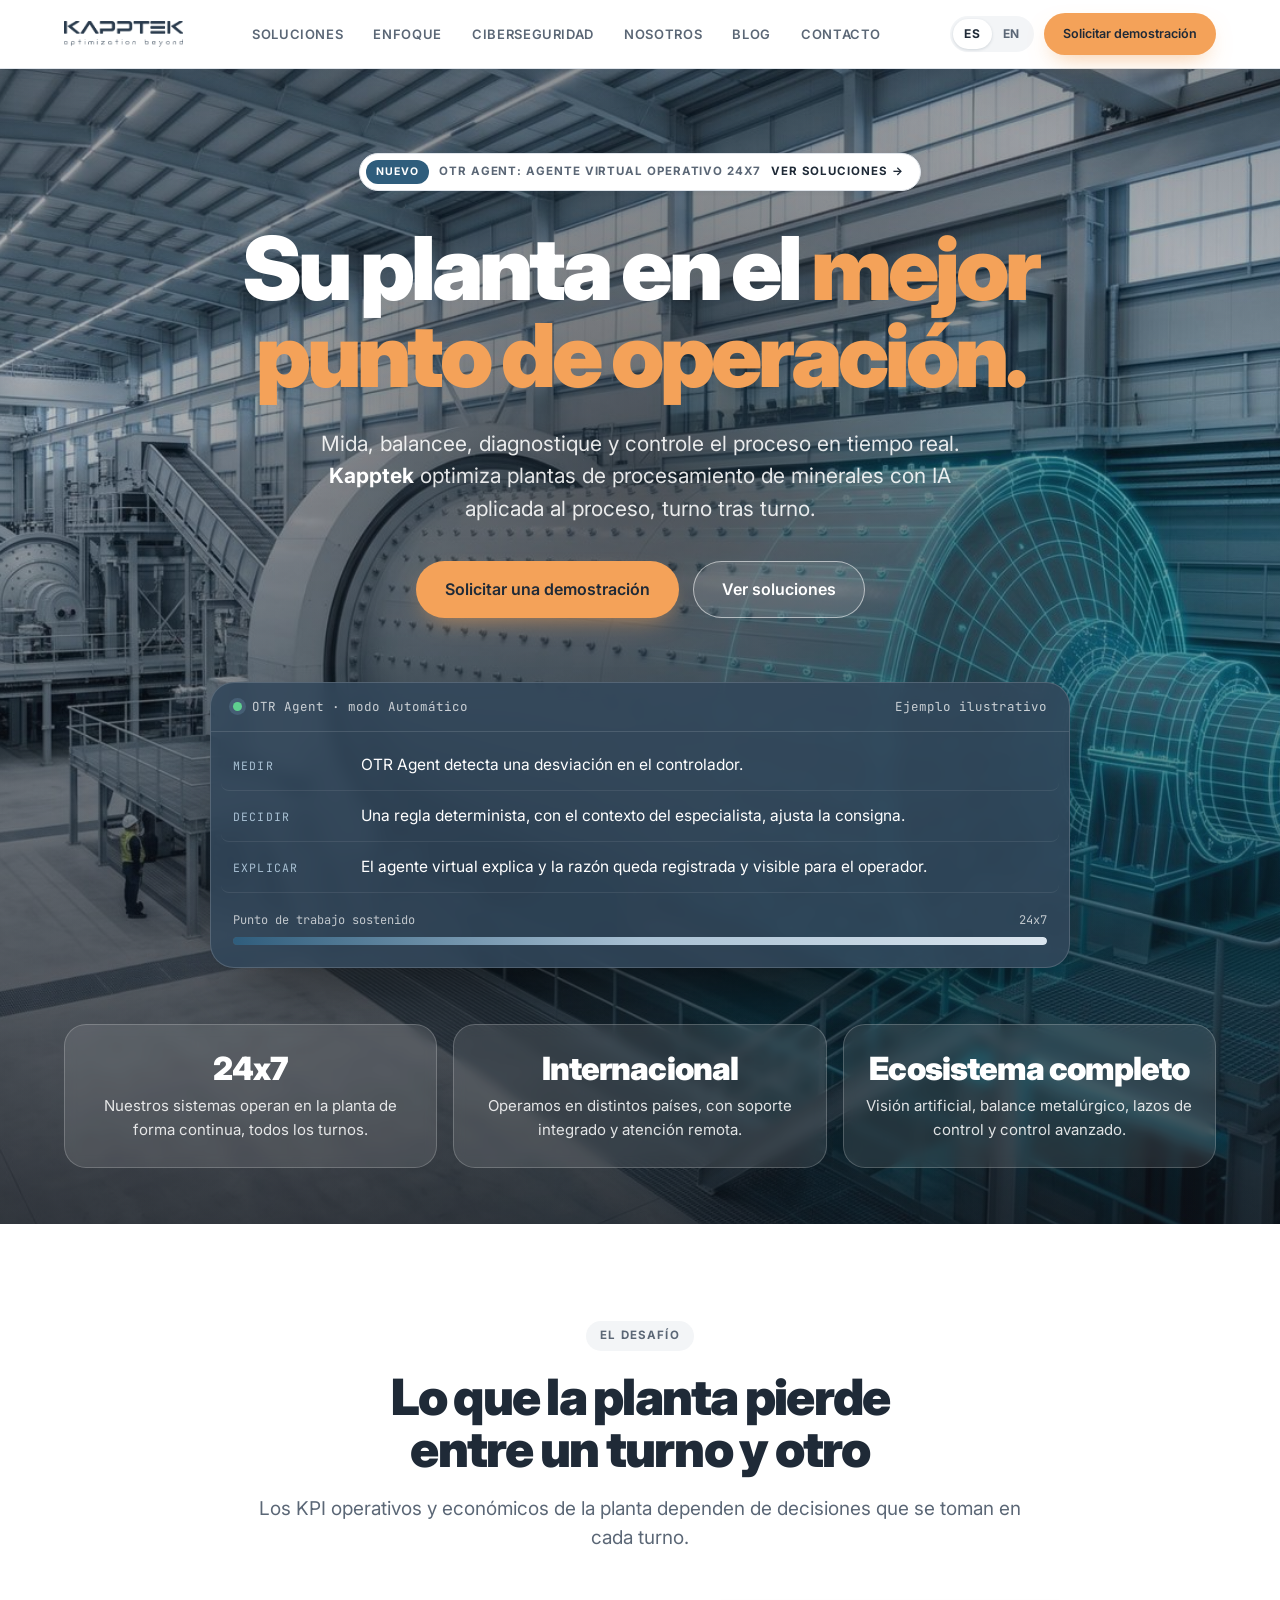
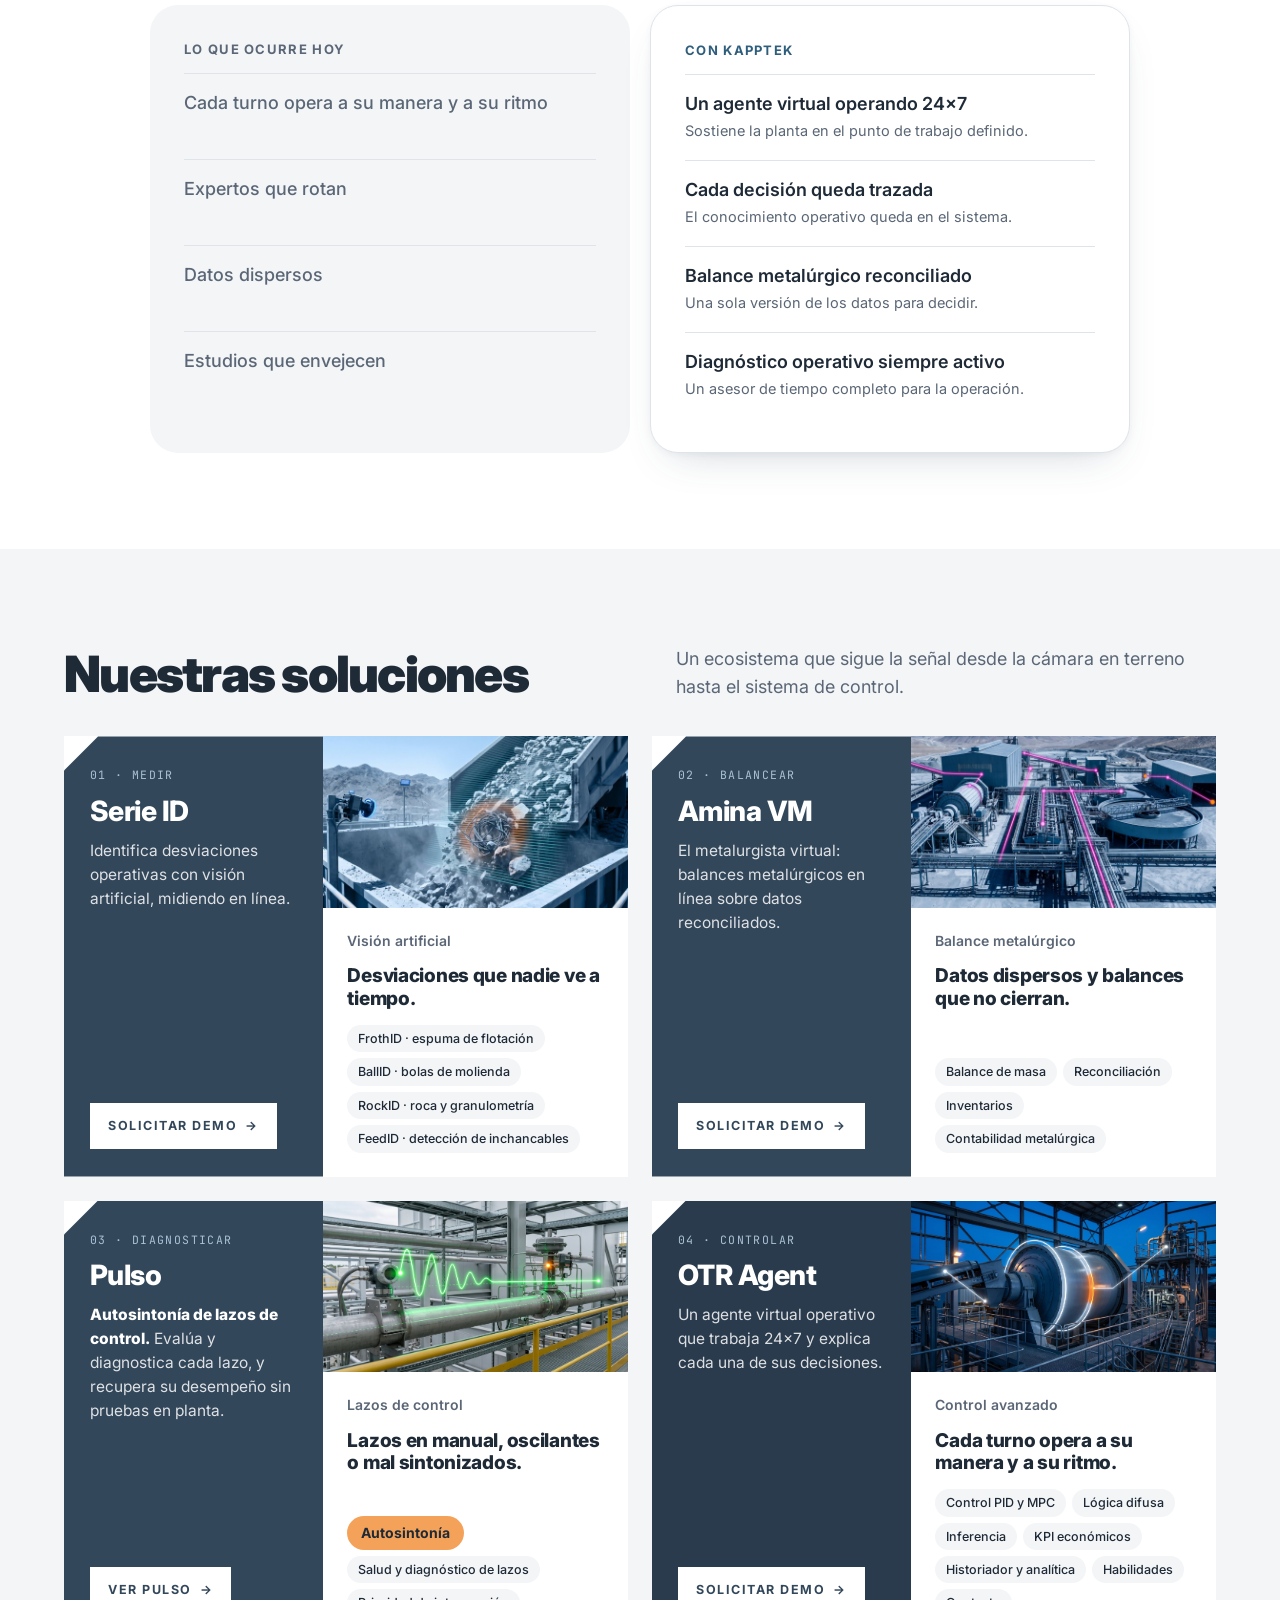
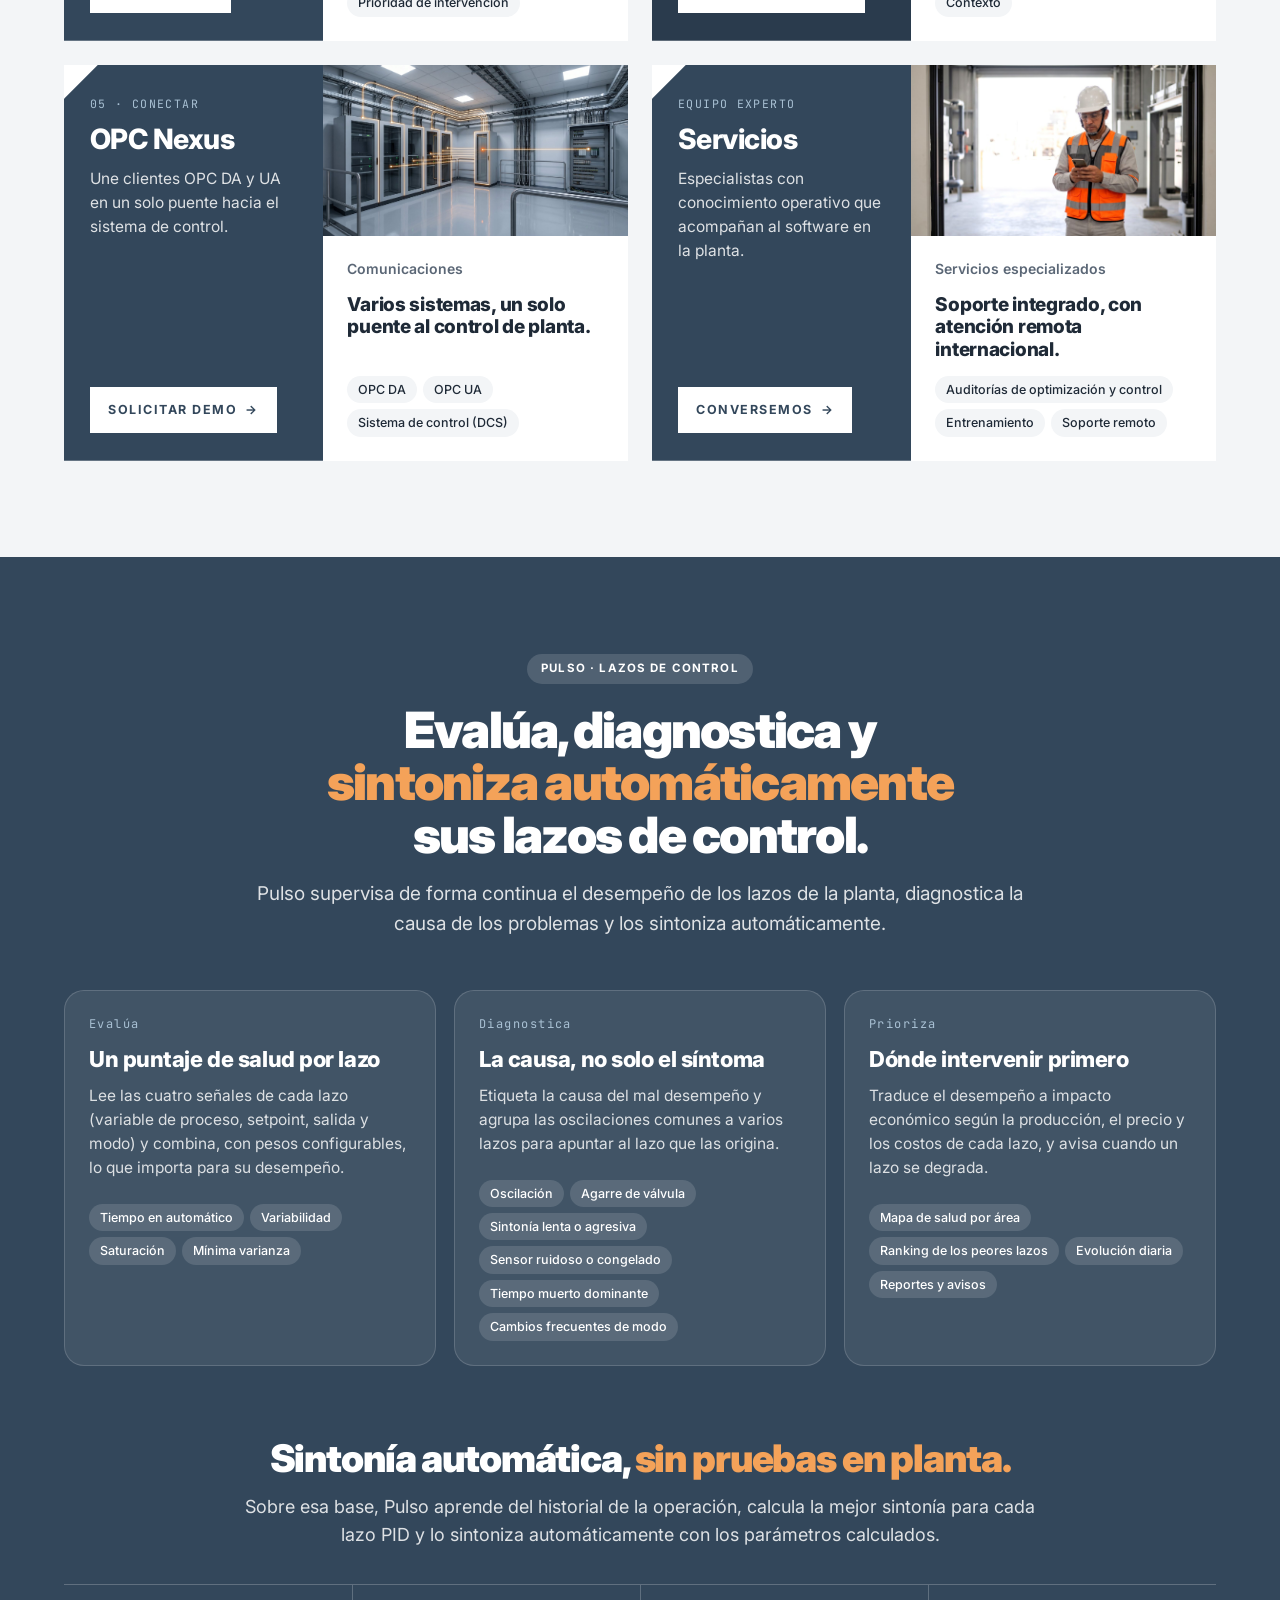
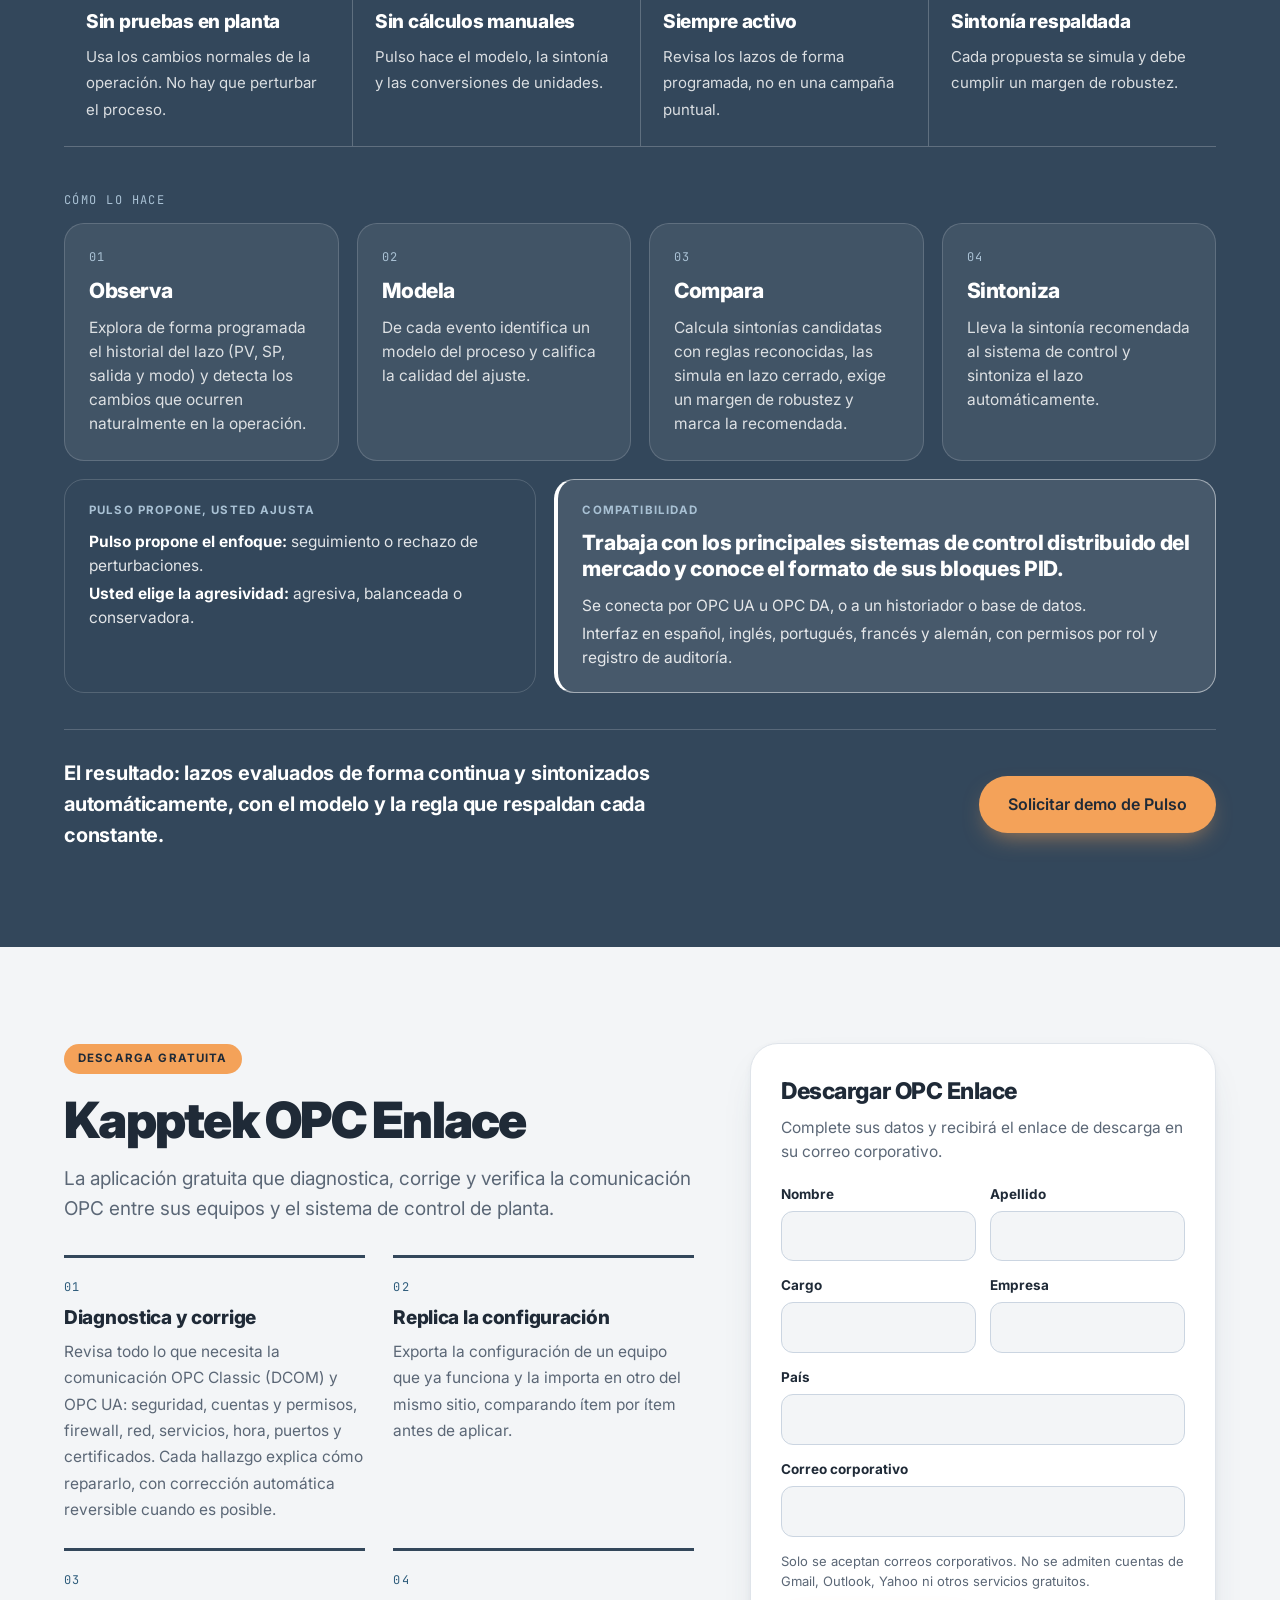
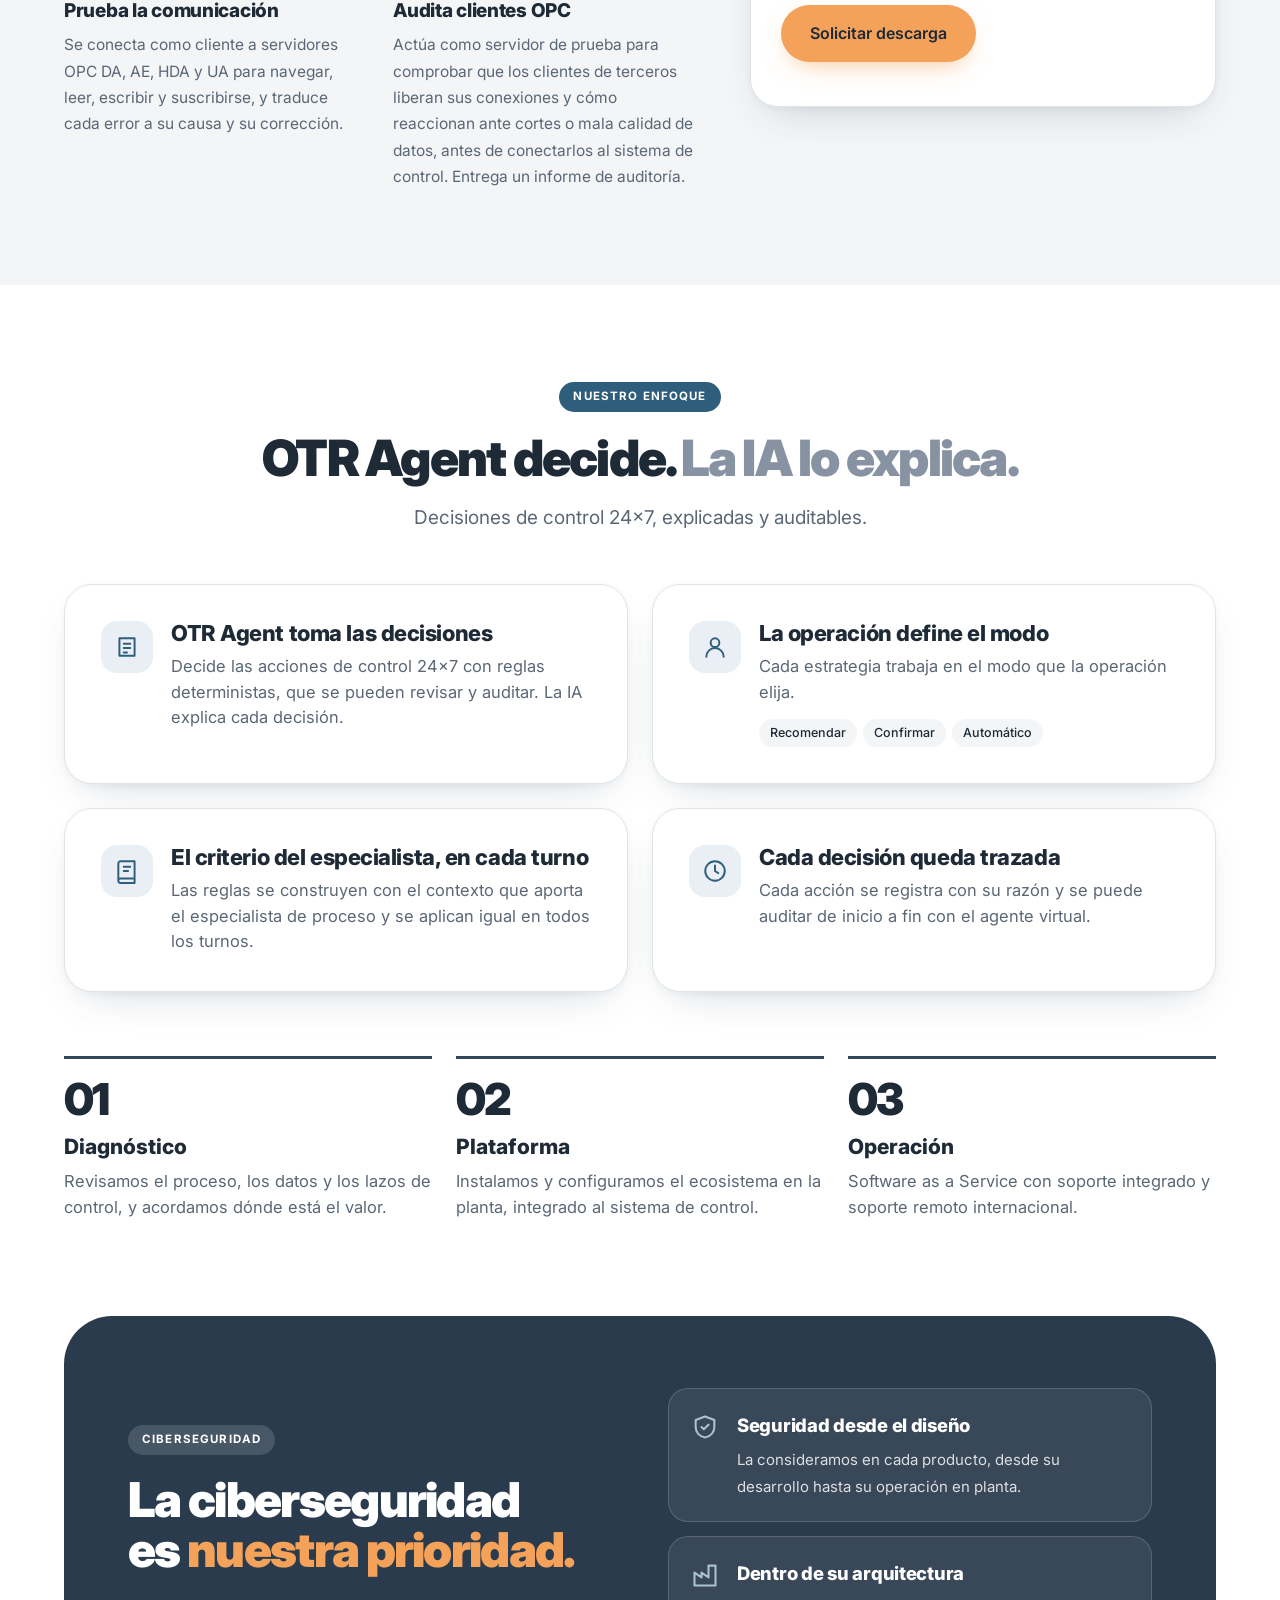
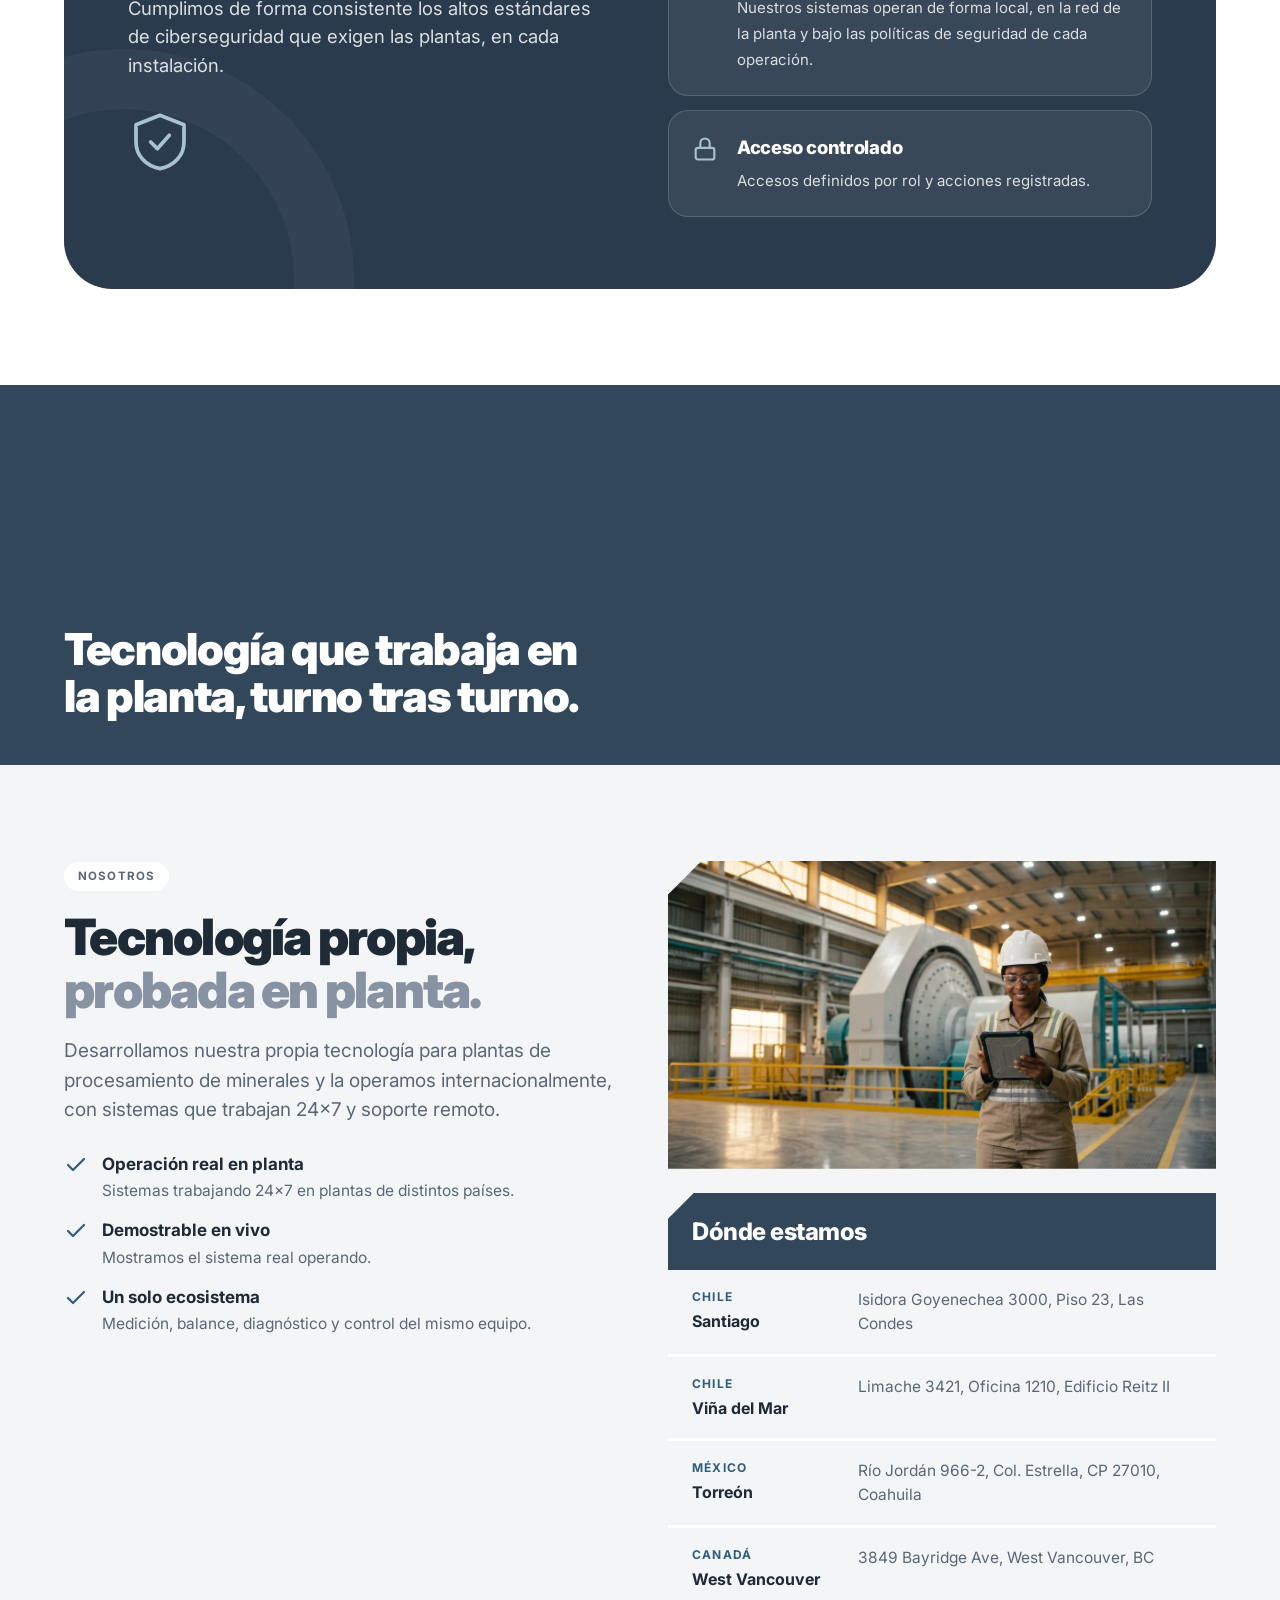
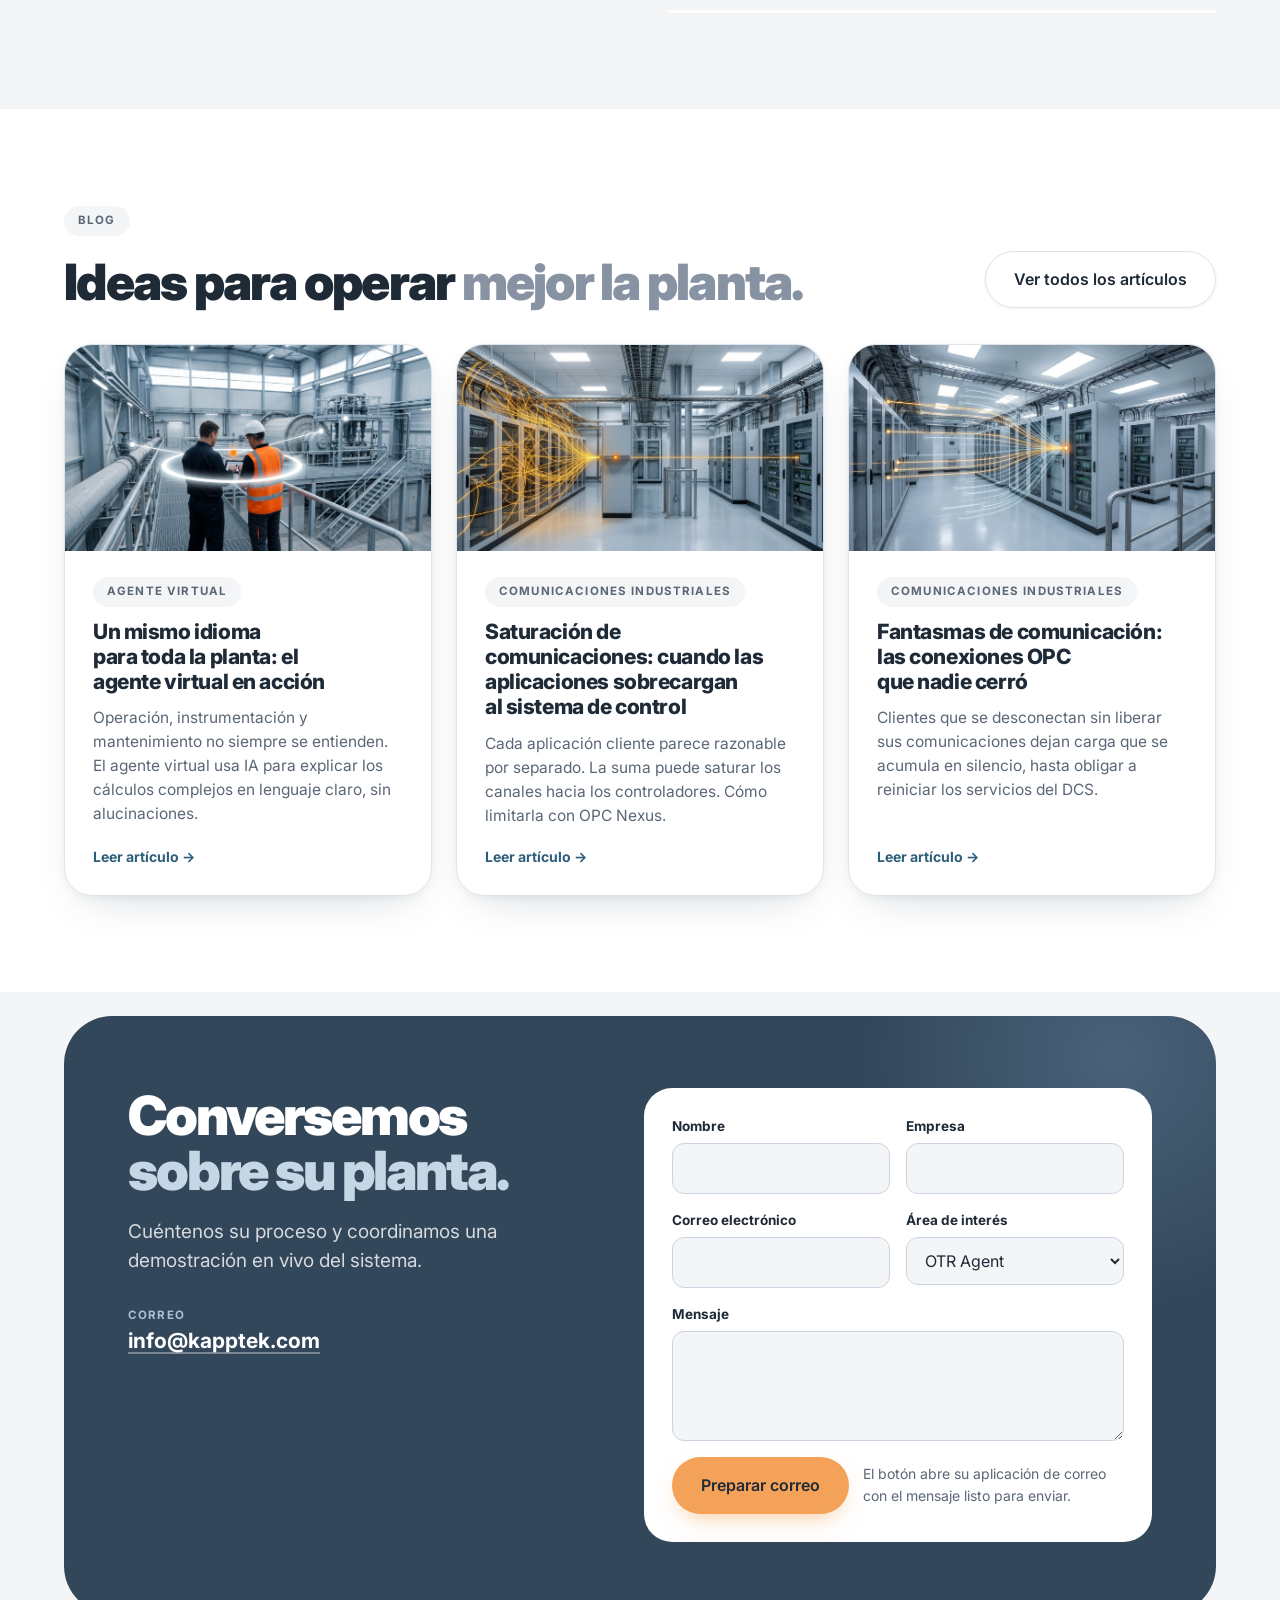
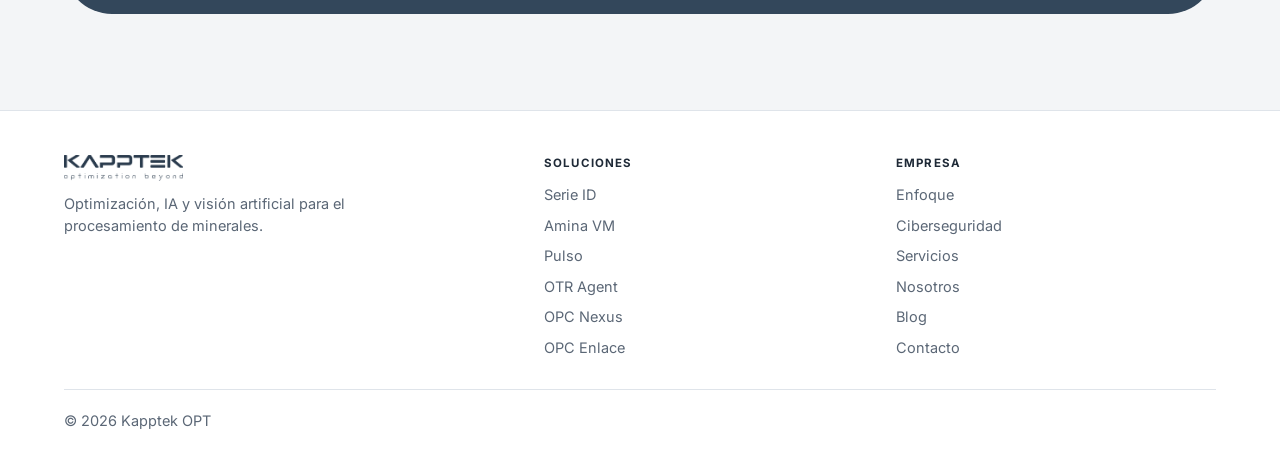
<file: index.html>
<!DOCTYPE html>
<html lang="es">
<head>
<meta charset="utf-8">
<meta name="viewport" content="width=device-width, initial-scale=1">
<title>Kapptek | IA aplicada a la optimización de procesos mineros</title>
<meta name="description" content="Kapptek optimiza plantas de procesamiento de minerales con IA aplicada al proceso: visión artificial, balance metalúrgico, lazos de control y control avanzado operando 24x7.">
<link rel="icon" href="favicon.ico" sizes="any">
<link rel="icon" type="image/png" sizes="32x32" href="img/favicon-32.png">
<link rel="apple-touch-icon" href="img/apple-touch-icon.png">
<link rel="preconnect" href="https://fonts.googleapis.com">
<link rel="preconnect" href="https://fonts.gstatic.com" crossorigin>
<link href="https://fonts.googleapis.com/css2?family=Inter:wght@400;500;600;700;800;900&family=JetBrains+Mono:wght@400;500;700&display=swap" rel="stylesheet">
<style>
/* Layout idea: white, centered landing with very heavy headlines, pill badges and soft
   rounded cards; the product range sits in square, dark "business line" blocks with a
   cut corner and an action button, closing on a dark rounded contact block. */
:root {
  color-scheme: light;
  --navy: #33475b;
  --teal: #2f5d7c;
  --teal-bright: #2f5d7c;
  --seafoam: #a9c1d4;
  --orange: #f4a259;
  --cta-hover: #ee8f3c;
  --cta-ink: #1f2a37;
  --cta-rgb: 244, 162, 89;
  --accent-rgb: 120, 156, 186;
  --accent-hi-a: #c5d6e4;
  --accent-hi-b: #dbe6ef;
  --accent-pale: #dbe6ef;
  --dark-rgb: 51, 71, 91;
  --dark-deep: #2a3b4d;
  --orange-ink: #2f5d7c;
  --paper: #ffffff;
  --mist: #f3f5f7;
  --line: #dfe4ea;
  --ink: #1f2a37;
  --slate: #5b6776;
  --font-body: "Inter", "Segoe UI", system-ui, -apple-system, Arial, sans-serif;
  --font-mono: "JetBrains Mono", ui-monospace, Consolas, monospace;
  --wrap: 1200px;
  --card-radius: 28px;
  --shadow: 0 18px 44px -22px rgba(var(--dark-rgb), 0.28), 0 2px 6px rgba(var(--dark-rgb), 0.05);
}
*, *::before, *::after { box-sizing: border-box; }
html { scroll-behavior: smooth; scroll-padding-top: 84px; }
body { margin: 0; background: var(--paper); color: var(--ink); font-family: var(--font-body); font-size: 17px; line-height: 1.55; -webkit-font-smoothing: antialiased; }
svg { max-width: 100%; }
a { color: inherit; }
h1, h2, h3 { margin: 0; text-wrap: balance; }
p { margin: 0; }
:focus-visible { outline: 3px solid var(--orange); outline-offset: 3px; }
.wrap { width: 100%; max-width: var(--wrap); margin: 0 auto; padding: 0 24px; }
.grad { background: linear-gradient(90deg, var(--teal-bright), var(--seafoam)); -webkit-background-clip: text; background-clip: text; color: transparent; }

/* Header */
.site-header { position: sticky; top: 0; z-index: 30; background: rgba(255,255,255,0.92); backdrop-filter: blur(10px); border-bottom: 1px solid var(--line); }
.header-row { display: flex; align-items: center; gap: 20px; min-height: 68px; }
.brand { display: flex; align-items: center; gap: 10px; text-decoration: none; font-weight: 800; font-size: 19px; letter-spacing: -0.01em; }
.brand-logo { display: block; height: 26px; width: auto; }
.nav { display: flex; gap: 30px; margin: 0 auto; }
.nav a { text-decoration: none; font-size: 13px; font-weight: 600; letter-spacing: 0.05em; text-transform: uppercase; color: var(--slate); padding: 8px 0; }
.nav a:hover { color: var(--ink); }
.header-tools { display: flex; align-items: center; gap: 10px; }
.lang { display: flex; background: var(--mist); border-radius: 999px; padding: 3px; }
.lang button { font: inherit; font-size: 12px; font-weight: 700; letter-spacing: 0.06em; background: transparent; color: var(--slate); border: 0; border-radius: 999px; padding: 6px 11px; cursor: pointer; }
.lang button[aria-pressed="true"] { background: var(--paper); color: var(--ink); box-shadow: 0 1px 3px rgba(var(--dark-rgb),0.18); }
.pill { display: inline-flex; align-items: center; justify-content: center; gap: 8px; font: inherit; font-weight: 600; text-decoration: none; border-radius: 999px; border: 1.5px solid transparent; cursor: pointer; padding: 15px 28px; font-size: 16px; }
.pill-orange { background: var(--orange); color: var(--cta-ink); }
.pill-orange:hover { background: var(--cta-hover); }
.pill-dark { background: var(--navy); color: #fff; }
.pill-dark:hover { background: #1e293b; }
.pill-light { background: var(--paper); color: var(--ink); border-color: var(--line); box-shadow: 0 1px 3px rgba(var(--dark-rgb),0.08); }
.pill-light:hover { border-color: #94a3b8; }
.pill-small { padding: 10px 18px; font-size: 12.5px; }
.menu-toggle { display: none; font: inherit; font-size: 13px; font-weight: 600; background: var(--mist); color: var(--ink); border: 0; border-radius: 999px; padding: 9px 14px; cursor: pointer; }

/* Hero */
.hero { position: relative; overflow: hidden; padding: 84px 0 56px; text-align: center; color: #fff; background: var(--navy); }
.hero::before { content: ""; position: absolute; inset: -4%; background: url("img/hero.jpg") 82% center / cover no-repeat; transform-origin: 70% 55%; }
.hero::after { content: ""; position: absolute; inset: 0; background: radial-gradient(ellipse 62% 46% at 50% 34%, rgba(14,18,24,0.66), rgba(14,18,24,0.2) 78%), linear-gradient(180deg, rgba(14,18,24,0.3) 0%, rgba(14,18,24,0.05) 30%, rgba(14,18,24,0.72) 100%); }
.hero > .wrap { position: relative; z-index: 2; }
.hero-alt { position: absolute; inset: -4%; background: url("img/hero-2.jpg") 12% center / cover no-repeat; opacity: 0; transform-origin: 25% 45%; }
.hero .grad { background-image: linear-gradient(90deg, var(--accent-hi-a), var(--accent-hi-b), var(--accent-pale), var(--accent-hi-a)); -webkit-background-clip: text; background-clip: text; }
.hero .pill-light { background: rgba(255,255,255,0.1); color: #fff; border-color: rgba(255,255,255,0.55); box-shadow: none; }
.hero .pill-light:hover { background: rgba(255,255,255,0.2); border-color: #fff; }
.announce { display: inline-flex; align-items: center; gap: 10px; flex-wrap: wrap; justify-content: center; background: var(--paper); border: 1px solid var(--line); border-radius: 999px; padding: 6px 16px 6px 6px; font-size: 11.5px; font-weight: 700; letter-spacing: 0.08em; text-transform: uppercase; color: var(--slate); text-decoration: none; box-shadow: 0 1px 4px rgba(var(--dark-rgb),0.08); }
.announce b { background: var(--orange); color: var(--cta-ink); border-radius: 999px; padding: 4px 10px; font-size: 10.5px; }
.announce i { font-style: normal; color: var(--ink); }
.hero h1 { font-size: clamp(42px, 7.4vw, 88px); font-weight: 900; letter-spacing: -0.045em; line-height: 0.98; margin: 34px auto 0; max-width: 12.5em; }
.hero-lead { font-size: clamp(18px, 2vw, 21px); color: rgba(255,255,255,0.88); max-width: 33em; margin: 30px auto 0; }
.hero-lead b { color: #fff; font-weight: 700; }
.hero-actions { display: flex; flex-wrap: wrap; gap: 14px; justify-content: center; margin-top: 36px; }
.console { text-align: left; max-width: 860px; margin: 64px auto 0; background: rgba(var(--dark-rgb),0.86); backdrop-filter: blur(8px); border: 1px solid rgba(255,255,255,0.16); color: #fff; border-radius: 24px; padding: 0 0 22px; box-shadow: 0 40px 80px -40px rgba(0,0,0,0.7); overflow: hidden; }
.console-bar { display: flex; align-items: center; gap: 10px; padding: 14px 22px; border-bottom: 1px solid rgba(255,255,255,0.12); font-family: var(--font-mono); font-size: 12.5px; color: rgba(255,255,255,0.75); }
.console-bar .live { width: 9px; height: 9px; border-radius: 50%; background: var(--seafoam); box-shadow: 0 0 0 4px rgba(var(--accent-rgb),0.25); }
.console-bar span:last-child { margin-left: auto; }
.console-rows { display: grid; gap: 0; padding: 8px 10px 0; }
.console-row { display: grid; grid-template-columns: 112px 1fr; gap: 16px; align-items: baseline; padding: 13px 12px; border-radius: 8px; border-bottom: 1px solid rgba(255,255,255,0.08); font-size: 15.5px; }
.console-row em { font-style: normal; font-family: var(--font-mono); font-size: 11.5px; letter-spacing: 0.1em; text-transform: uppercase; color: var(--seafoam); }
.console-progress { margin: 18px 22px 0; }
.console-progress div:first-child { display: flex; justify-content: space-between; font-family: var(--font-mono); font-size: 12px; color: rgba(255,255,255,0.7); margin-bottom: 8px; }
.bar { height: 8px; border-radius: 999px; background: rgba(255,255,255,0.12); overflow: hidden; }
.bar span { display: block; height: 100%; width: 100%; border-radius: 999px; background-image: linear-gradient(90deg, var(--teal-bright), var(--seafoam), var(--accent-pale), var(--seafoam), var(--teal-bright)); }

.stats { display: grid; grid-template-columns: repeat(3, 1fr); gap: 16px; margin-top: 56px; }
.stat { background: rgba(255,255,255,0.1); border: 1px solid rgba(255,255,255,0.2); backdrop-filter: blur(6px); border-radius: 22px; padding: 26px 22px; text-align: center; min-width: 0; }
.stat-num { font-size: clamp(24px, 2.6vw, 32px); font-weight: 900; letter-spacing: -0.03em; line-height: 1.1; margin-bottom: 8px; }
.stat-label { font-size: 15px; color: rgba(255,255,255,0.86); }

/* Section headings */
section { padding: 96px 0; }
.head-center { text-align: center; max-width: 780px; margin: 0 auto 52px; }
.tag { display: inline-block; font-size: 11.5px; font-weight: 700; letter-spacing: 0.1em; text-transform: uppercase; border-radius: 999px; padding: 6px 14px; background: var(--mist); color: var(--slate); margin-bottom: 20px; }
.tag-solid { background: var(--teal); color: #fff; }
.tag-accent { background: var(--orange); color: var(--cta-ink); }
.head-center h2, .head-left h2 { font-size: clamp(30px, 4.4vw, 50px); font-weight: 900; letter-spacing: -0.035em; line-height: 1.05; }
.head-center p { margin-top: 18px; font-size: 19px; color: var(--slate); }

/* Comparison */
.compare { display: grid; grid-template-columns: 1fr 1fr; gap: 20px; max-width: 980px; margin: 0 auto; }
.compare-card { border-radius: var(--card-radius); padding: 34px; min-width: 0; }
.compare-card.today { background: var(--mist); }
.compare-card.kapptek { background: var(--paper); border: 1px solid var(--line); box-shadow: var(--shadow); }
.compare-card h3 { font-size: 13px; font-weight: 700; letter-spacing: 0.1em; text-transform: uppercase; color: var(--slate); margin-bottom: 14px; }
.compare-card.kapptek h3 { color: var(--teal); }
.compare-card ul { list-style: none; margin: 0; padding: 0; }
.compare-card li { padding: 15px 0; border-top: 1px solid var(--line); font-size: 18px; font-weight: 600; min-height: 86px; }
.compare-card.today li { color: var(--slate); font-weight: 500; }
.compare-card li small { display: block; font-size: 14.5px; font-weight: 400; color: var(--slate); margin-top: 2px; }

/* Business lines (square, dark, cut corner) */
.lines-wrap { background: var(--mist); }
.head-left { margin-bottom: 36px; display: flex; justify-content: space-between; align-items: end; gap: 24px; flex-wrap: wrap; }
.head-left p { color: var(--slate); font-size: 18px; max-width: 30em; }
.lines { display: grid; grid-template-columns: 1fr 1fr; gap: 24px; }
.line { display: grid; grid-template-columns: 0.92fr 1.08fr; background: var(--paper); min-width: 0; scroll-margin-top: 96px; }
.line-dark { background: var(--navy); color: #fff; padding: 30px 26px 28px; clip-path: polygon(34px 0, 100% 0, 100% 100%, 0 100%, 0 34px); display: flex; flex-direction: column; gap: 12px; min-width: 0; }
.line.core .line-dark { background: var(--dark-deep); }
.line-step { font-family: var(--font-mono); font-size: 11.5px; letter-spacing: 0.12em; text-transform: uppercase; color: var(--seafoam); }
.line-dark h3 { font-size: 28px; font-weight: 800; letter-spacing: -0.02em; line-height: 1.1; }
.line-dark p { font-size: 15.5px; color: rgba(255,255,255,0.84); }
.sq-btn { align-self: flex-start; margin-top: auto; display: inline-block; background: var(--orange); color: var(--cta-ink); text-decoration: none; text-transform: uppercase; letter-spacing: 0.12em; font-size: 12.5px; font-weight: 700; padding: 13px 18px; border: 0; cursor: pointer; font-family: inherit; }
.sq-btn:hover { background: var(--cta-hover); }
.line-media { display: flex; flex-direction: column; min-width: 0; }
.line-photo { display: block; width: 100%; height: auto; aspect-ratio: 16 / 9; object-fit: cover; }
.line-info { flex: 1; padding: 22px 24px 24px; display: flex; flex-direction: column; gap: 14px; min-width: 0; }
.line-icon { display: flex; align-items: center; gap: 10px; font-size: 14px; font-weight: 600; color: var(--slate); }
.line-icon svg { width: 22px; height: 22px; flex: none; color: var(--teal); }
.line-pain { font-size: 19px; font-weight: 800; letter-spacing: -0.015em; line-height: 1.2; }
.chips { display: flex; flex-wrap: wrap; gap: 6px; list-style: none; margin: auto 0 0; padding: 0; }
.chips li { font-size: 12.5px; font-weight: 500; border-radius: 999px; padding: 4px 11px; background: var(--mist); color: var(--ink); }

/* Principles (soft rounded cards) */
.cards { display: grid; grid-template-columns: 1fr 1fr; gap: 24px; }
.card { background: var(--paper); border: 1px solid var(--line); border-radius: var(--card-radius); padding: 36px; box-shadow: var(--shadow); display: grid; grid-template-columns: 52px 1fr; gap: 18px; min-width: 0; }
.card-icon { width: 52px; height: 52px; border-radius: 16px; background: rgba(var(--accent-rgb),0.1); color: var(--teal); display: flex; align-items: center; justify-content: center; }
.card-icon svg { width: 26px; height: 26px; }
.card:nth-child(even) .card-icon { background: rgba(var(--cta-rgb),0.1); color: var(--orange-ink); }
.card h3 { font-size: 22px; font-weight: 800; letter-spacing: -0.02em; line-height: 1.15; margin-bottom: 8px; }
.card p { color: var(--slate); font-size: 16.5px; }
.card .chips { margin-top: 14px; }

.steps { display: grid; grid-template-columns: repeat(3, 1fr); gap: 24px; margin-top: 64px; }
.step { min-width: 0; border-top: 3px solid var(--navy); padding-top: 18px; }
.step-num { font-size: 44px; font-weight: 900; letter-spacing: -0.04em; line-height: 1; }
.step h3 { font-size: 21px; font-weight: 800; margin: 10px 0 6px; }
.step p { color: var(--slate); font-size: 16.5px; }

/* Photo band */
.band { padding: 0; min-height: 380px; display: flex; align-items: flex-end; color: #fff; background: linear-gradient(180deg, rgba(var(--dark-rgb),0.1) 0%, rgba(var(--dark-rgb),0.82) 100%), url("img/band.jpg") center / cover no-repeat var(--navy); }
.band p { font-size: clamp(26px, 3.6vw, 44px); font-weight: 900; letter-spacing: -0.03em; line-height: 1.08; max-width: 16em; padding: 150px 0 44px; text-wrap: balance; }
.about-photo { display: block; width: 100%; height: auto; aspect-ratio: 16 / 9; object-fit: cover; margin-bottom: 24px; clip-path: polygon(34px 0, 100% 0, 100% 100%, 0 100%, 0 34px); }
/* About + offices (dark bar list) */
.about { display: grid; grid-template-columns: 1fr 1fr; gap: 56px; align-items: start; }
.about > * { min-width: 0; }
.about h2 { font-size: clamp(30px, 4.4vw, 50px); font-weight: 900; letter-spacing: -0.035em; line-height: 1.05; }
.about-text { font-size: 19px; color: var(--slate); margin-top: 20px; }
.checks { list-style: none; margin: 26px 0 0; padding: 0; display: grid; gap: 14px; }
.checks li { display: grid; grid-template-columns: 26px 1fr; gap: 12px; }
.checks svg { width: 24px; height: 24px; color: var(--teal); margin-top: 2px; }
.checks b { display: block; }
.checks span { color: var(--slate); font-size: 15.5px; }
.place-bar { background: var(--navy); color: #fff; padding: 20px 24px; clip-path: polygon(26px 0, 100% 0, 100% 100%, 0 100%, 0 26px); font-size: 24px; font-weight: 800; letter-spacing: -0.02em; }
.place { display: grid; grid-template-columns: 150px 1fr; gap: 16px; padding: 18px 24px; background: var(--mist); border-bottom: 3px solid var(--paper); }
.place b { font-size: 12px; letter-spacing: 0.1em; text-transform: uppercase; color: var(--orange-ink); }
.place b small { display: block; font-size: 16px; letter-spacing: 0; text-transform: none; color: var(--ink); margin-top: 2px; }
.place span { font-size: 15.5px; color: var(--slate); }

/* Contact (dark rounded block) */
.contact-section { padding: 24px 0 96px; }
.contact { background: var(--navy); color: #fff; border-radius: 48px; padding: 72px 64px; display: grid; grid-template-columns: 0.95fr 1.05fr; gap: 56px; align-items: start; }
.contact > * { min-width: 0; }
.contact h2 { font-size: clamp(32px, 4.6vw, 54px); font-weight: 900; letter-spacing: -0.04em; line-height: 1.02; }
.contact h2 .grad { background: linear-gradient(90deg, var(--accent-hi-a), var(--accent-hi-b)); -webkit-background-clip: text; background-clip: text; }
.contact-lead { margin-top: 18px; font-size: 19px; color: rgba(255,255,255,0.8); }
.contact-lines { display: grid; gap: 16px; margin-top: 32px; }
.contact-lines small { display: block; font-size: 11.5px; font-weight: 700; letter-spacing: 0.1em; text-transform: uppercase; color: var(--seafoam); }
.contact-lines a { font-size: 21px; font-weight: 700; text-decoration-color: rgba(255,255,255,0.35); text-underline-offset: 4px; }
.form { background: var(--paper); color: var(--ink); border-radius: 28px; padding: 28px; display: grid; grid-template-columns: 1fr 1fr; gap: 16px; }
.field { display: flex; flex-direction: column; gap: 6px; min-width: 0; }
.field.full { grid-column: 1 / -1; }
.field label { font-size: 13.5px; font-weight: 700; }
.field input, .field select, .field textarea { font: inherit; font-size: 16px; color: var(--ink); background: var(--mist); border: 1px solid #cbd5e1; border-radius: 12px; padding: 12px 14px; width: 100%; }
.field textarea { min-height: 110px; resize: vertical; }
.form-foot { grid-column: 1 / -1; display: flex; flex-wrap: wrap; gap: 14px; align-items: center; }
.form-status { font-size: 14px; color: var(--slate); flex: 1 1 220px; }

/* Footer */
.site-footer { border-top: 1px solid var(--line); padding: 44px 0 36px; font-size: 14.5px; color: var(--slate); }
.site-footer .brand { color: var(--ink); }
.footer-grid { display: grid; grid-template-columns: 1.4fr 1fr 1fr; gap: 32px; }
.footer-grid h3 { font-size: 11.5px; letter-spacing: 0.1em; text-transform: uppercase; color: var(--ink); margin-bottom: 12px; }
.footer-grid ul { list-style: none; margin: 0; padding: 0; display: grid; gap: 8px; }
.footer-grid a { text-decoration: none; }
.footer-grid a:hover { color: var(--ink); text-decoration: underline; }
.footer-note { margin-top: 30px; padding-top: 20px; border-top: 1px solid var(--line); }

/* ---------- Pulso auto-tuning section ---------- */
.tune { background: var(--navy); color: #fff; }
.tune .tag { background: rgba(255,255,255,0.14); color: #fff; }
.tune .head-center p { color: rgba(255,255,255,0.84); }
.tune h2 .grad { color: var(--orange); }
.tune-caps { display: grid; grid-template-columns: repeat(3, 1fr); gap: 18px; }
.tune-caps .tune-step h3 { font-size: 22px; }
.tune-caps .chips { margin-top: auto; padding-top: 10px; }
.tune-h3 { font-size: clamp(26px, 3.4vw, 38px); font-weight: 900; letter-spacing: -0.03em; line-height: 1.08; text-align: center; margin: 72px auto 0; }
.tune-h3 .grad { color: var(--orange); }
.tune-h3-lead { text-align: center; font-size: 18px; color: rgba(255,255,255,0.84); max-width: 44em; margin: 14px auto 36px; }
.tune-panel p + p { margin-top: 8px; }
.tune-panel.is-key { background: rgba(255,255,255,0.1); border-color: rgba(255,255,255,0.5); border-left: 4px solid #fff; }
.tune-panel .tune-lead { font-size: 21px; font-weight: 800; letter-spacing: -0.015em; line-height: 1.25; color: #fff; margin-bottom: 12px; }
.tune-benefits { list-style: none; margin: 0 0 44px; padding: 0; display: grid; grid-template-columns: repeat(4, 1fr); gap: 0; border-top: 1px solid rgba(255,255,255,0.22); border-bottom: 1px solid rgba(255,255,255,0.22); }
.tune-benefits li { padding: 22px 22px 24px; min-width: 0; }
.tune-benefits li + li { border-left: 1px solid rgba(255,255,255,0.22); }
.tune-benefits b { display: block; font-size: 19px; font-weight: 800; letter-spacing: -0.015em; margin-bottom: 6px; }
.tune-benefits span { font-size: 15px; color: rgba(255,255,255,0.82); }
.tune-sub { font-family: var(--font-mono); font-size: 12px; letter-spacing: 0.12em; text-transform: uppercase; color: var(--seafoam); margin-bottom: 14px; }
.tune-steps { display: grid; grid-template-columns: repeat(4, 1fr); gap: 18px; }
.tune-step { background: rgba(255,255,255,0.07); border: 1px solid rgba(255,255,255,0.16); border-radius: 20px; padding: 24px; min-width: 0; display: flex; flex-direction: column; gap: 8px; transition: transform 0.3s ease, background-color 0.3s ease, border-color 0.3s ease; }
.tune-step:hover { transform: translateY(-4px); background: rgba(255,255,255,0.12); border-color: rgba(255,255,255,0.4); }
.tune-num { font-family: var(--font-mono); font-size: 12px; letter-spacing: 0.12em; color: var(--seafoam); }
.tune-step h3 { font-size: 21px; font-weight: 800; letter-spacing: -0.02em; }
.tune-step p { font-size: 15.5px; color: rgba(255,255,255,0.82); }
.tune .chips { margin-top: 6px; }
.tune .chips li { background: rgba(255,255,255,0.13); color: #fff; }
.tune .chips li:hover { background: rgba(255,255,255,0.24); color: #fff; }
.tune-meta { display: grid; grid-template-columns: 1fr 1.4fr; gap: 18px; margin-top: 18px; }
.tune-panel { border: 1px solid rgba(255,255,255,0.16); border-radius: 20px; padding: 22px 24px; min-width: 0; }
.tune-panel h3 { font-size: 11.5px; font-weight: 700; letter-spacing: 0.1em; text-transform: uppercase; color: var(--seafoam); margin-bottom: 10px; }
.tune-panel p { font-size: 15.5px; color: rgba(255,255,255,0.86); }
.tune-panel p + p { margin-top: 4px; }
.tune-panel b { color: #fff; }
.tune-result { display: flex; flex-wrap: wrap; align-items: center; justify-content: space-between; gap: 18px 32px; margin-top: 36px; padding-top: 28px; border-top: 1px solid rgba(255,255,255,0.18); }
.tune-result p { font-size: 20px; font-weight: 700; letter-spacing: -0.01em; max-width: 34em; }

/* ---------- OPC Enlace (free download) ---------- */
.enlace-grid { display: grid; grid-template-columns: 1.15fr 0.85fr; gap: 56px; align-items: start; }
.enlace-grid > * { min-width: 0; }
.enlace h2 { font-size: clamp(30px, 4.4vw, 50px); font-weight: 900; letter-spacing: -0.035em; line-height: 1.05; }
.enlace-lead { font-size: 19px; color: var(--slate); margin-top: 18px; max-width: 34em; }
.enlace-list { list-style: none; margin: 32px 0 0; padding: 0; display: grid; grid-template-columns: 1fr 1fr; gap: 26px 28px; }
.enlace-list li { border-top: 3px solid var(--navy); padding-top: 14px; min-width: 0; }
.enlace-list small { font-family: var(--font-mono); font-size: 12px; letter-spacing: 0.12em; color: var(--teal); }
.enlace-list b { display: block; font-size: 19px; font-weight: 800; letter-spacing: -0.015em; margin: 4px 0 6px; }
.enlace-list span { font-size: 15.5px; color: var(--slate); }
.dl-card { background: var(--paper); border: 1px solid var(--line); border-radius: var(--card-radius); padding: 30px; box-shadow: var(--shadow); }
.dl-card h3 { font-size: 23px; font-weight: 800; letter-spacing: -0.02em; }
.dl-card > p { font-size: 15.5px; color: var(--slate); margin: 6px 0 20px; }
.dl-form { display: grid; grid-template-columns: 1fr 1fr; gap: 14px; }
.dl-form .form-status { flex: 1 1 100%; }
.dl-form .form-status.is-error { color: #b42318; font-weight: 600; }
.dl-note { grid-column: 1 / -1; font-size: 13px; color: var(--slate); }
.dl-trap { position: absolute; left: -9999px; width: 1px; height: 1px; overflow: hidden; }
.dl-ready { display: none; margin-top: 18px; padding: 18px; border-radius: 16px; background: var(--mist); border: 1px solid var(--line); }
.dl-ready.is-on { display: block; }
.dl-ready p { font-size: 15px; }

/* ---------- Cybersecurity ---------- */
.secure-section { padding-top: 0; }
.secure { background: var(--dark-deep); color: #fff; border-radius: 48px; padding: 72px 64px; display: grid; grid-template-columns: 1fr 1fr; gap: 56px; align-items: center; position: relative; overflow: hidden; }
.secure > * { min-width: 0; position: relative; }
.secure::before { content: ""; position: absolute; width: 460px; height: 460px; left: -170px; bottom: -220px; border-radius: 50%; border: 60px solid rgba(255,255,255,0.045); pointer-events: none; }
.secure .tag { background: rgba(255,255,255,0.14); color: #fff; }
.secure h2 { font-size: clamp(30px, 4.2vw, 48px); font-weight: 900; letter-spacing: -0.035em; line-height: 1.05; }
.secure h2 .grad { color: var(--orange); }
.secure-lead { margin-top: 18px; font-size: 18.5px; color: rgba(255,255,255,0.84); }
.secure-shield { width: 64px; height: 64px; margin-top: 30px; color: var(--seafoam); }
.secure-list { list-style: none; margin: 0; padding: 0; display: grid; grid-template-columns: 1fr; gap: 14px; align-self: center; }
.secure-list li { display: grid; grid-template-columns: 30px 1fr; gap: 16px; align-items: start; background: rgba(255,255,255,0.07); border: 1px solid rgba(255,255,255,0.16); border-radius: 20px; padding: 22px; min-width: 0; transition: transform 0.3s ease, background-color 0.3s ease, border-color 0.3s ease; }
.secure-list li:hover { transform: translateY(-4px); background: rgba(255,255,255,0.12); border-color: rgba(255,255,255,0.4); }
.secure-list svg { width: 28px; height: 28px; color: var(--seafoam); margin-top: 2px; display: block; }
.secure-list b { display: block; font-size: 18.5px; font-weight: 800; letter-spacing: -0.015em; margin-bottom: 6px; }
.secure-list span { font-size: 15px; color: rgba(255,255,255,0.82); }

/* ---------- Effects ---------- */
.site-header { transition: box-shadow 0.3s ease, background-color 0.3s ease; }
.site-header.is-scrolled { box-shadow: 0 10px 30px -18px rgba(var(--dark-rgb),0.45); }
.nav a { position: relative; }
.nav a::after { content: ""; position: absolute; left: 0; right: 0; bottom: 2px; height: 2px; background: linear-gradient(90deg, var(--teal-bright), var(--seafoam)); transform: scaleX(0); transform-origin: left; transition: transform 0.25s ease; }
.nav a:hover::after { transform: scaleX(1); }
.pill, .sq-btn { transition: transform 0.2s ease, box-shadow 0.2s ease, background-color 0.2s ease, border-color 0.2s ease; }
.pill:hover { transform: translateY(-2px); }
.pill-orange { box-shadow: 0 10px 24px -10px rgba(var(--cta-rgb),0.7); }
.pill-orange:hover { box-shadow: 0 16px 30px -10px rgba(var(--cta-rgb),0.8); }
.sq-btn::after { content: "→"; display: inline-block; margin-left: 8px; transition: transform 0.2s ease; }
.sq-btn:hover::after { transform: translateX(5px); }
.line { transition: transform 0.3s ease, box-shadow 0.3s ease; }
.line:hover { transform: translateY(-6px); box-shadow: 0 30px 50px -28px rgba(var(--dark-rgb),0.5); }
.line-media { overflow: hidden; }
.line-photo { transition: transform 0.7s ease; }
.line-shot { object-position: left top; }
.line:hover .line-photo { transform: scale(1.07); }
.line-info { position: relative; background: var(--paper); }
.line-dark { position: relative; overflow: hidden; }
.line-dark::before { content: ""; position: absolute; left: 0; top: 0; width: 100%; height: 3px; background: linear-gradient(90deg, var(--teal-bright), var(--seafoam)); transform: scaleX(0); transform-origin: left; transition: transform 0.4s ease; }
.line:hover .line-dark::before { transform: scaleX(1); }
.card, .compare-card.kapptek, .stat { transition: transform 0.3s ease, box-shadow 0.3s ease, border-color 0.3s ease, background-color 0.3s ease; }
.card:hover, .compare-card.kapptek:hover { transform: translateY(-5px); box-shadow: 0 30px 56px -24px rgba(var(--dark-rgb),0.35), 0 2px 6px rgba(var(--dark-rgb),0.05); border-color: rgba(var(--accent-rgb),0.45); }
.card-icon { transition: transform 0.3s ease; }
.card:hover .card-icon { transform: scale(1.1) rotate(-4deg); }
.stat:hover { transform: translateY(-4px); background: rgba(255,255,255,0.16); border-color: rgba(var(--accent-rgb),0.6); }
.step { transition: border-color 0.3s ease; }
.step:hover { border-top-color: var(--seafoam); }
.chips li { transition: background-color 0.2s ease, color 0.2s ease; }
.chips li.chip-key, .chips li.chip-key:hover { background: var(--orange); color: var(--cta-ink); font-weight: 700; font-size: 14px; padding: 6px 14px; }
.line-dark p b { color: #fff; font-weight: 800; }
.chips li:hover { background: rgba(var(--accent-rgb),0.14); color: var(--teal); }
.about-photo { transition: filter 0.4s ease; }
.contact { position: relative; overflow: hidden; }
.contact::before { content: ""; position: absolute; width: 520px; height: 520px; right: -160px; top: -220px; border-radius: 50%; background: radial-gradient(circle, rgba(var(--accent-rgb),0.32), rgba(var(--accent-rgb),0) 68%); pointer-events: none; }
.contact > * { position: relative; }
.field input, .field select, .field textarea { transition: border-color 0.2s ease, box-shadow 0.2s ease; }
.field input:focus, .field select:focus, .field textarea:focus { outline: none; border-color: var(--teal-bright); box-shadow: 0 0 0 4px rgba(var(--accent-rgb),0.18); }

@media (hover: hover) and (min-width: 1001px) { .band { background-attachment: scroll, fixed; } }

@media (prefers-reduced-motion: no-preference) {
  .hero::before { animation: hero-drift 26s ease-in-out infinite alternate; }
  .hero-alt { animation: hero-swap 16s ease-in-out infinite, hero-drift-alt 16s ease-in-out infinite alternate; }
  .hero .grad { background-size: 220% 100%; animation: grad-slide 7s ease-in-out infinite alternate; }
  .console-bar .live { animation: live-pulse 1.8s ease-out infinite; }
  .console-row { animation: row-active 7.5s ease-in-out infinite; }
  .console-row:nth-child(2) { animation-delay: 2.5s; }
  .console-row:nth-child(3) { animation-delay: 5s; }
  .bar span { background-size: 200% 100%; animation: bar-flow 2.8s linear infinite; }
  .announce b { animation: live-pulse-orange 2.2s ease-out infinite; }
  .contact::before { animation: glow-float 12s ease-in-out infinite alternate; }
  .js-reveal .reveal { opacity: 0; transform: translateY(28px); transition: opacity 0.7s ease, transform 0.7s cubic-bezier(0.2, 0.7, 0.2, 1); }
  .js-reveal .reveal.is-in { opacity: 1; transform: none; }
}
@keyframes hero-drift { from { transform: scale(1) translate3d(0, 0, 0); } to { transform: scale(1.08) translate3d(-1%, 1%, 0); } }
@keyframes hero-swap { 0%, 43% { opacity: 0; } 50%, 93% { opacity: 1; } 100% { opacity: 0; } }
@keyframes hero-drift-alt { from { transform: scale(1) translate3d(0, 0, 0); } to { transform: scale(1.08) translate3d(1%, -1%, 0); } }
@keyframes grad-slide { from { background-position: 0% 50%; } to { background-position: 100% 50%; } }
@keyframes live-pulse { 0% { box-shadow: 0 0 0 0 rgba(var(--accent-rgb),0.6); } 100% { box-shadow: 0 0 0 10px rgba(var(--accent-rgb),0); } }
@keyframes live-pulse-orange { 0% { box-shadow: 0 0 0 0 rgba(var(--cta-rgb),0.55); } 100% { box-shadow: 0 0 0 9px rgba(var(--cta-rgb),0); } }
@keyframes row-active { 0%, 30% { background: rgba(var(--accent-rgb),0.14); box-shadow: inset 3px 0 0 var(--seafoam); } 36%, 100% { background: transparent; box-shadow: inset 3px 0 0 transparent; } }
@keyframes bar-flow { from { background-position: 200% 0; } to { background-position: 0 0; } }
@keyframes glow-float { from { transform: translate3d(0, 0, 0); } to { transform: translate3d(-90px, 70px, 0); } }

/* ---------- Sober treatment: neutral palette, no colour gradients ---------- */
.grad, .hero .grad, .contact h2 .grad { background: none; -webkit-background-clip: border-box; background-clip: border-box; animation: none; color: #8792a2; }
.hero .grad { color: var(--orange); }
.contact h2 .grad { color: #c5d6e4; }
.step-num.grad { color: var(--ink); }
.sq-btn { background: #ffffff; color: var(--navy); }
.sq-btn:hover { background: #e7e9ec; }
.announce b { animation: none; background: var(--teal); color: #ffffff; }
.console-bar .live { background: #5fd08f; }
.card:nth-child(even) .card-icon { background: rgba(var(--accent-rgb), 0.16); color: var(--teal); }
.card-icon { background: rgba(var(--accent-rgb), 0.16); }
.band { background-image: linear-gradient(180deg, rgba(var(--dark-rgb),0) 0%, rgba(var(--dark-rgb),0.1) 40%, rgba(var(--dark-rgb),0.78) 100%), url("img/band.jpg"); }

@media (max-width: 1000px) {
  .nav { display: none; position: absolute; top: 68px; left: 0; right: 0; background: var(--paper); flex-direction: column; gap: 0; padding: 6px 24px 14px; border-bottom: 1px solid var(--line); margin: 0; }
  .nav.is-open { display: flex; }
  .nav a { padding: 13px 0; border-bottom: 1px solid var(--line); }
  .header-tools { margin-left: auto; }
  .menu-toggle { display: inline-block; }
  .header-cta { display: none; }
  .lines, .cards, .about, .contact, .enlace-grid, .secure { grid-template-columns: 1fr; }
  .secure { padding: 48px 32px; border-radius: 36px; }
  .contact { padding: 48px 32px; border-radius: 36px; }
  .stats { grid-template-columns: 1fr; }
  .steps { grid-template-columns: 1fr; gap: 28px; }
  .tune-steps { grid-template-columns: 1fr 1fr; }
  .tune-benefits { grid-template-columns: 1fr 1fr; }
  .tune-benefits li:nth-child(3) { border-left: 0; }
  .tune-benefits li:nth-child(n+3) { border-top: 1px solid rgba(255,255,255,0.22); }
  .tune-meta { grid-template-columns: 1fr; }
  .tune-caps { grid-template-columns: 1fr; }
  section { padding: 68px 0; }
}
@media (max-width: 640px) {
  body { font-size: 16px; }
  .compare { grid-template-columns: 1fr; }
  .enlace-list, .dl-form, .secure-list { grid-template-columns: 1fr; }
  .secure { padding: 36px 20px; border-radius: 28px; }
  .tune-steps { grid-template-columns: 1fr; }
  .tune-benefits { grid-template-columns: 1fr; }
  .tune-benefits li + li { border-left: 0; border-top: 1px solid rgba(255,255,255,0.22); }
  .compare-card li { min-height: 0; }
  .line { grid-template-columns: 1fr; }
  .card { grid-template-columns: 1fr; padding: 26px; }
  .console-row { grid-template-columns: 1fr; gap: 2px; }
  .place { grid-template-columns: 1fr; gap: 4px; }
  .form { grid-template-columns: 1fr; padding: 20px; }
  .contact { padding: 36px 20px; border-radius: 28px; }
  .footer-grid { grid-template-columns: 1fr; }
  .announce i { display: none; }
}
@media (prefers-reduced-motion: reduce) { html { scroll-behavior: auto; } }
/* Blog teaser */
.post-grid { display: grid; grid-template-columns: repeat(3, 1fr); gap: 24px; }
.post-card { display: flex; flex-direction: column; background: var(--paper); border: 1px solid var(--line); border-radius: var(--card-radius); overflow: hidden; text-decoration: none; box-shadow: var(--shadow); transition: transform 0.3s ease, box-shadow 0.3s ease, border-color 0.3s ease; }
.post-card:hover { transform: translateY(-5px); border-color: rgba(var(--accent-rgb),0.45); box-shadow: 0 30px 56px -24px rgba(var(--dark-rgb),0.35), 0 2px 6px rgba(var(--dark-rgb),0.05); }
.post-card img { display: block; width: 100%; height: auto; aspect-ratio: 16 / 9; object-fit: cover; }
.post-card-body { padding: 26px 28px 28px; display: flex; flex-direction: column; align-items: flex-start; gap: 12px; flex: 1; }
.post-card .tag { margin-bottom: 0; }
.post-card h3 { font-size: 21px; font-weight: 800; letter-spacing: -0.02em; line-height: 1.2; }
.post-card p { color: var(--slate); font-size: 15.5px; }
.post-more { margin-top: auto; padding-top: 6px; font-size: 14px; font-weight: 700; color: var(--teal); }
@media (max-width: 1000px) { .post-grid { grid-template-columns: 1fr 1fr; } }
@media (max-width: 640px) { .post-grid { grid-template-columns: 1fr; } }
</style>
</head>
<body>

<header class="site-header">
  <div class="wrap header-row">
    <a class="brand" href="#inicio" aria-label="Kapptek"><img class="brand-logo" src="img/logo.png" alt="Kapptek · optimization beyond" width="119" height="26"></a>
    <nav class="nav" id="site-nav" aria-label="Principal">
      <a href="#soluciones" data-i18n="nav.solutions">Soluciones</a>
      <a href="#enfoque" data-i18n="nav.approach">Enfoque</a>
      <a href="#ciberseguridad" data-i18n="nav.security">Ciberseguridad</a>
      <a href="#nosotros" data-i18n="nav.about">Nosotros</a>
      <a href="blog/index.html">Blog</a>
      <a href="#contacto" data-i18n="nav.contact">Contacto</a>
    </nav>
    <div class="header-tools">
      <div class="lang" role="group" aria-label="Idioma / Language">
        <button type="button" id="lang-es" data-lang="es" aria-pressed="true">ES</button>
        <button type="button" id="lang-en" data-lang="en" aria-pressed="false">EN</button>
      </div>
      <a class="pill pill-orange pill-small header-cta" href="#contacto" data-i18n="cta.demo.short">Solicitar demostración</a>
      <button type="button" class="menu-toggle" id="menu-toggle" aria-expanded="false" aria-controls="site-nav" data-i18n="nav.menu">Menú</button>
    </div>
  </div>
</header>

<main>
<div class="hero" id="inicio">
  <div class="hero-alt" aria-hidden="true"></div>
  <div class="wrap">
    <a class="announce" href="#otr-agent"><b data-i18n="an.new">Nuevo</b><span data-i18n="an.text">OTR Agent: agente virtual operativo 24x7</span><i data-i18n="an.link">Ver soluciones →</i></a>
    <h1 data-i18n="hero.title">Su planta en el <span class="grad">mejor punto de operación.</span></h1>
    <p class="hero-lead" data-i18n="hero.lead">Mida, balancee, diagnostique y controle el proceso en tiempo real. <b>Kapptek</b> optimiza plantas de procesamiento de minerales con IA aplicada al proceso, turno tras turno.</p>
    <div class="hero-actions">
      <a class="pill pill-orange" href="#contacto" data-i18n="cta.demo">Solicitar una demostración</a>
      <a class="pill pill-light" href="#soluciones" data-i18n="cta.solutions">Ver soluciones</a>
    </div>

    <div class="console" aria-label="Ejemplo ilustrativo">
      <div class="console-bar"><span class="live"></span><span data-i18n="co.title">OTR Agent · modo Automático</span><span data-i18n="co.note">Ejemplo ilustrativo</span></div>
      <div class="console-rows">
        <div class="console-row"><em data-i18n="co.k1">Medir</em><span data-i18n="co.t1">OTR Agent detecta una desviación en el controlador.</span></div>
        <div class="console-row"><em data-i18n="co.k2">Decidir</em><span data-i18n="co.t2">Una regla determinista, con el contexto del especialista, ajusta la consigna.</span></div>
        <div class="console-row"><em data-i18n="co.k3">Explicar</em><span data-i18n="co.t3">El agente virtual explica y la razón queda registrada y visible para el operador.</span></div>
      </div>
      <div class="console-progress">
        <div><span data-i18n="co.p">Punto de trabajo sostenido</span><span>24x7</span></div>
        <div class="bar"><span></span></div>
      </div>
    </div>

    <div class="stats">
      <div class="stat"><div class="stat-num">24x7</div><div class="stat-label" data-i18n="stat.a">Nuestros sistemas operan en la planta de forma continua, todos los turnos.</div></div>
      <div class="stat"><div class="stat-num" data-i18n="stat.bn">Internacional</div><div class="stat-label" data-i18n="stat.b">Operamos en distintos países, con soporte integrado y atención remota.</div></div>
      <div class="stat"><div class="stat-num" data-i18n="stat.cn">Ecosistema completo</div><div class="stat-label" data-i18n="stat.c">Visión artificial, balance metalúrgico, lazos de control y control avanzado.</div></div>
    </div>
  </div>
</div>

<section id="desafio">
  <div class="wrap">
    <div class="head-center">
      <span class="tag" data-i18n="ch.eyebrow">El desafío</span>
      <h2 data-i18n="ch.title">Lo que la planta pierde entre un turno y otro</h2>
      <p data-i18n="ch.lead">Los KPI operativos y económicos de la planta dependen de decisiones que se toman en cada turno.</p>
    </div>
    <div class="compare">
      <div class="compare-card today">
        <h3 data-i18n="ch.col1">Lo que ocurre hoy</h3>
        <ul>
          <li data-i18n="ch.p1">Cada turno opera a su manera y a su ritmo</li>
          <li data-i18n="ch.p2">Expertos que rotan</li>
          <li data-i18n="ch.p3">Datos dispersos</li>
          <li data-i18n="ch.p4">Estudios que envejecen</li>
        </ul>
      </div>
      <div class="compare-card kapptek">
        <h3 data-i18n="ch.col2">Con Kapptek</h3>
        <ul>
          <li><span data-i18n="ch.a1">Un agente virtual operando 24x7</span><small data-i18n="ch.d1">Sostiene la planta en el punto de trabajo definido.</small></li>
          <li><span data-i18n="ch.a2">Cada decisión queda trazada</span><small data-i18n="ch.d2">El conocimiento operativo queda en el sistema.</small></li>
          <li><span data-i18n="ch.a3">Balance metalúrgico reconciliado</span><small data-i18n="ch.d3">Una sola versión de los datos para decidir.</small></li>
          <li><span data-i18n="ch.a4">Diagnóstico operativo siempre activo</span><small data-i18n="ch.d4">Un asesor de tiempo completo para la operación.</small></li>
        </ul>
      </div>
    </div>
  </div>
</section>

<section id="soluciones" class="lines-wrap">
  <div class="wrap">
    <div class="head-left">
      <h2 data-i18n="sol.title">Nuestras soluciones</h2>
      <p data-i18n="sol.lead">Un ecosistema que sigue la señal desde la cámara en terreno hasta el sistema de control.</p>
    </div>
    <div class="lines">

      <article class="line" id="serie-id">
        <div class="line-dark">
          <span class="line-step" data-i18n="p1.step">01 · Medir</span>
          <h3>Serie ID</h3>
          <p data-i18n="p1.desc">Identifica desviaciones operativas con visión artificial, midiendo en línea.</p>
          <a class="sq-btn" href="#contacto" data-topic="Serie ID" data-i18n="cta.more">Solicitar demo</a>
        </div>
        <div class="line-media"><img class="line-photo" src="img/serie-id.jpg" alt="Cámara de visión artificial detectando una maraña de alambre en la descarga de mineral de un camión" loading="lazy" width="960" height="536"><div class="line-info">
          <div class="line-icon"><span data-i18n="p1.kind">Visión artificial</span></div>
          <p class="line-pain" data-i18n="p1.pain">Desviaciones que nadie ve a tiempo.</p>
          <ul class="chips">
            <li data-i18n="p1.c1">FrothID · espuma de flotación</li>
            <li data-i18n="p1.c2">BallID · bolas de molienda</li>
            <li data-i18n="p1.c3">RockID · roca y granulometría</li>
            <li data-i18n="p1.c4">FeedID · detección de inchancables</li>
          </ul>
        </div></div>
      </article>

      <article class="line" id="amina-vm">
        <div class="line-dark">
          <span class="line-step" data-i18n="p2.step">02 · Balancear</span>
          <h3>Amina VM</h3>
          <p data-i18n="p2.desc">El metalurgista virtual: balances metalúrgicos en línea sobre datos reconciliados.</p>
          <a class="sq-btn" href="#contacto" data-topic="Amina VM" data-i18n="cta.more">Solicitar demo</a>
        </div>
        <div class="line-media"><img class="line-photo" src="img/amina-vm.jpg" alt="Vista elevada de una planta concentradora con los flujos de material trazados como líneas" loading="lazy" width="960" height="536"><div class="line-info">
          <div class="line-icon"><span data-i18n="p2.kind">Balance metalúrgico</span></div>
          <p class="line-pain" data-i18n="p2.pain">Datos dispersos y balances que no cierran.</p>
          <ul class="chips">
            <li data-i18n="p2.c1">Balance de masa</li>
            <li data-i18n="p2.c2">Reconciliación</li>
            <li data-i18n="p2.c3">Inventarios</li>
            <li data-i18n="p2.c4">Contabilidad metalúrgica</li>
          </ul>
        </div></div>
      </article>

      <article class="line" id="pulso">
        <div class="line-dark">
          <span class="line-step" data-i18n="p3.step">03 · Diagnosticar</span>
          <h3>Pulso</h3>
          <p data-i18n="p3.desc"><b>Autosintonía de lazos de control.</b> Evalúa y diagnostica cada lazo, y recupera su desempeño sin pruebas en planta.</p>
          <a class="sq-btn" href="#sintonia" data-i18n="cta.pulso">Ver Pulso</a>
        </div>
        <div class="line-media"><img class="line-photo" src="img/pulso.jpg" alt="Transmisor y válvula de control sobre una tubería, con una señal que oscila y se estabiliza" loading="lazy" width="960" height="536"><div class="line-info">
          <div class="line-icon"><span data-i18n="p3.kind">Lazos de control</span></div>
          <p class="line-pain" data-i18n="p3.pain">Lazos en manual, oscilantes o mal sintonizados.</p>
          <ul class="chips">
            <li class="chip-key" data-i18n="p3.c1">Autosintonía</li>
            <li data-i18n="p3.c2">Salud y diagnóstico de lazos</li>
            <li data-i18n="p3.c3">Prioridad de intervención</li>
          </ul>
        </div></div>
      </article>

      <article class="line core" id="otr-agent">
        <div class="line-dark">
          <span class="line-step" data-i18n="p4.step">04 · Controlar</span>
          <h3>OTR Agent</h3>
          <p data-i18n="p4.desc">Un agente virtual operativo que trabaja 24x7 y explica cada una de sus decisiones.</p>
          <a class="sq-btn" href="#contacto" data-topic="OTR Agent" data-i18n="cta.more">Solicitar demo</a>
        </div>
        <div class="line-media"><img class="line-photo" src="img/otr-agent.jpg" alt="Molino en operación al anochecer, rodeado por un anillo de luz con líneas hacia la correa de alimentación y los hidrociclones" loading="lazy" width="960" height="536"><div class="line-info">
          <div class="line-icon"><span data-i18n="p4.kind">Control avanzado</span></div>
          <p class="line-pain" data-i18n="p4.pain">Cada turno opera a su manera y a su ritmo.</p>
          <ul class="chips">
            <li data-i18n="p4.c1">Control PID y MPC</li>
            <li data-i18n="p4.c2">Lógica difusa</li>
            <li data-i18n="p4.c3">Inferencia</li>
            <li data-i18n="p4.c4">KPI económicos</li>
            <li data-i18n="p4.c5">Historiador y analítica</li>
            <li data-i18n="p4.c6">Habilidades</li>
            <li data-i18n="p4.c7">Contexto</li>
          </ul>
        </div></div>
      </article>

      <article class="line" id="opc-nexus">
        <div class="line-dark">
          <span class="line-step" data-i18n="p5.step">05 · Conectar</span>
          <h3>OPC Nexus</h3>
          <p data-i18n="p5.desc">Une clientes OPC DA y UA en un solo puente hacia el sistema de control.</p>
          <a class="sq-btn" href="#contacto" data-topic="OPC Nexus" data-i18n="cta.more">Solicitar demo</a>
        </div>
        <div class="line-media"><img class="line-photo" src="img/opc-nexus.jpg" alt="Sala de gabinetes de control con varias líneas de datos que se unen en un servidor y siguen como una sola hacia el sistema de control" loading="lazy" width="960" height="536"><div class="line-info">
          <div class="line-icon"><span data-i18n="p5.kind">Comunicaciones</span></div>
          <p class="line-pain" data-i18n="p5.pain">Varios sistemas, un solo puente al control de planta.</p>
          <ul class="chips">
            <li>OPC DA</li>
            <li>OPC UA</li>
            <li data-i18n="p5.c3">Sistema de control (DCS)</li>
          </ul>
        </div></div>
      </article>

      <article class="line" id="servicios">
        <div class="line-dark">
          <span class="line-step" data-i18n="p6.step">Equipo experto</span>
          <h3 data-i18n="p6.name">Servicios</h3>
          <p data-i18n="p6.desc">Especialistas con conocimiento operativo que acompañan al software en la planta.</p>
          <a class="sq-btn" href="#contacto" data-topic="Servicios" data-i18n="cta.talk">Conversemos</a>
        </div>
        <div class="line-media"><img class="line-photo" src="img/servicios.jpg" alt="Especialista con casco y chaleco revisando su teléfono en una sala de equipos de la planta" loading="lazy" width="960" height="536"><div class="line-info">
          <div class="line-icon"><span data-i18n="p6.kind">Servicios especializados</span></div>
          <p class="line-pain" data-i18n="p6.pain">Soporte integrado, con atención remota internacional.</p>
          <ul class="chips">
            <li data-i18n="p6.c1">Auditorías de optimización y control</li>
            <li data-i18n="p6.c2">Entrenamiento</li>
            <li data-i18n="p6.c3">Soporte remoto</li>
          </ul>
        </div></div>
      </article>

    </div>
  </div>
</section>

<section id="sintonia" class="tune">
  <div class="wrap">
    <div class="head-center">
      <span class="tag" data-i18n="tu.eyebrow">Pulso · Lazos de control</span>
      <h2 data-i18n="tu.title">Evalúa, diagnostica y <span class="grad">sintoniza automáticamente</span> sus lazos de control.</h2>
      <p data-i18n="tu.lead">Pulso supervisa de forma continua el desempeño de los lazos de la planta, diagnostica la causa de los problemas y los sintoniza automáticamente.</p>
    </div>
    <div class="tune-caps">
      <div class="tune-step"><span class="tune-num" data-i18n="pc.k1">Evalúa</span><h3 data-i18n="pc.h1">Un puntaje de salud por lazo</h3><p data-i18n="pc.t1">Lee las cuatro señales de cada lazo (variable de proceso, setpoint, salida y modo) y combina, con pesos configurables, lo que importa para su desempeño.</p>
        <ul class="chips"><li data-i18n="pc.c11">Tiempo en automático</li><li data-i18n="pc.c12">Variabilidad</li><li data-i18n="pc.c13">Saturación</li><li data-i18n="pc.c14">Mínima varianza</li></ul></div>
      <div class="tune-step"><span class="tune-num" data-i18n="pc.k2">Diagnostica</span><h3 data-i18n="pc.h2">La causa, no solo el síntoma</h3><p data-i18n="pc.t2">Etiqueta la causa del mal desempeño y agrupa las oscilaciones comunes a varios lazos para apuntar al lazo que las origina.</p>
        <ul class="chips"><li data-i18n="pc.c21">Oscilación</li><li data-i18n="pc.c22">Agarre de válvula</li><li data-i18n="pc.c23">Sintonía lenta o agresiva</li><li data-i18n="pc.c24">Sensor ruidoso o congelado</li><li data-i18n="pc.c25">Tiempo muerto dominante</li><li data-i18n="pc.c26">Cambios frecuentes de modo</li></ul></div>
      <div class="tune-step"><span class="tune-num" data-i18n="pc.k3">Prioriza</span><h3 data-i18n="pc.h3">Dónde intervenir primero</h3><p data-i18n="pc.t3">Traduce el desempeño a impacto económico según la producción, el precio y los costos de cada lazo, y avisa cuando un lazo se degrada.</p>
        <ul class="chips"><li data-i18n="pc.c31">Mapa de salud por área</li><li data-i18n="pc.c32">Ranking de los peores lazos</li><li data-i18n="pc.c33">Evolución diaria</li><li data-i18n="pc.c34">Reportes y avisos</li></ul></div>
    </div>
    <h3 class="tune-h3" data-i18n="tu.sub">Sintonía automática, <span class="grad">sin pruebas en planta.</span></h3>
    <p class="tune-h3-lead" data-i18n="tu.sublead">Sobre esa base, Pulso aprende del historial de la operación, calcula la mejor sintonía para cada lazo PID y lo sintoniza automáticamente con los parámetros calculados.</p>
    <ul class="tune-benefits">
      <li><b data-i18n="tb.h1">Sin pruebas en planta</b><span data-i18n="tb.t1">Usa los cambios normales de la operación. No hay que perturbar el proceso.</span></li>
      <li><b data-i18n="tb.h2">Sin cálculos manuales</b><span data-i18n="tb.t2">Pulso hace el modelo, la sintonía y las conversiones de unidades.</span></li>
      <li><b data-i18n="tb.h3">Siempre activo</b><span data-i18n="tb.t3">Revisa los lazos de forma programada, no en una campaña puntual.</span></li>
      <li><b data-i18n="tb.h4">Sintonía respaldada</b><span data-i18n="tb.t4">Cada propuesta se simula y debe cumplir un margen de robustez.</span></li>
    </ul>
    <p class="tune-sub mono-label" data-i18n="tu.how">Cómo lo hace</p>
    <div class="tune-steps">
      <div class="tune-step"><span class="tune-num">01</span><h3 data-i18n="tu.h1">Observa</h3><p data-i18n="tu.t1">Explora de forma programada el historial del lazo (PV, SP, salida y modo) y detecta los cambios que ocurren naturalmente en la operación.</p></div>
      <div class="tune-step"><span class="tune-num">02</span><h3 data-i18n="tu.h2">Modela</h3><p data-i18n="tu.t2">De cada evento identifica un modelo del proceso y califica la calidad del ajuste.</p></div>
      <div class="tune-step"><span class="tune-num">03</span><h3 data-i18n="tu.h3">Compara</h3><p data-i18n="tu.t3">Calcula sintonías candidatas con reglas reconocidas, las simula en lazo cerrado, exige un margen de robustez y marca la recomendada.</p></div>
      <div class="tune-step"><span class="tune-num">04</span><h3 data-i18n="tu.h4">Sintoniza</h3><p data-i18n="tu.t4">Lleva la sintonía recomendada al sistema de control y sintoniza el lazo automáticamente.</p></div>
    </div>
    <div class="tune-meta">
      <div class="tune-panel">
        <h3 data-i18n="tu.m1">Pulso propone, usted ajusta</h3>
        <p data-i18n="tu.m1a"><b>Pulso propone el enfoque:</b> seguimiento o rechazo de perturbaciones.</p>
        <p data-i18n="tu.m1b"><b>Usted elige la agresividad:</b> agresiva, balanceada o conservadora.</p>
      </div>
      <div class="tune-panel is-key">
        <h3 data-i18n="tu.m2">Compatibilidad</h3>
        <p class="tune-lead" data-i18n="tu.m2lead">Trabaja con los principales sistemas de control distribuido del mercado y conoce el formato de sus bloques PID.</p>
        <p data-i18n="tu.m2a">Se conecta por OPC UA u OPC DA, o a un historiador o base de datos.</p>
        <p data-i18n="tu.m2b">Interfaz en español, inglés, portugués, francés y alemán, con permisos por rol y registro de auditoría.</p>
      </div>
    </div>
    <div class="tune-result">
      <p data-i18n="tu.result">El resultado: lazos evaluados de forma continua y sintonizados automáticamente, con el modelo y la regla que respaldan cada constante.</p>
      <a class="pill pill-orange" href="#contacto" data-topic="Pulso" data-i18n="tu.cta">Solicitar demo de Pulso</a>
    </div>
  </div>
</section>

<section id="opc-enlace" class="enlace lines-wrap">
  <div class="wrap enlace-grid">
    <div>
      <span class="tag tag-accent" data-i18n="en.eyebrow">Descarga gratuita</span>
      <h2>Kapptek OPC Enlace</h2>
      <p class="enlace-lead" data-i18n="en.lead">La aplicación gratuita que diagnostica, corrige y verifica la comunicación OPC entre sus equipos y el sistema de control de planta.</p>
      <ul class="enlace-list">
        <li><small>01</small><b data-i18n="en.h1">Diagnostica y corrige</b><span data-i18n="en.t1">Revisa todo lo que necesita la comunicación OPC Classic (DCOM) y OPC UA: seguridad, cuentas y permisos, firewall, red, servicios, hora, puertos y certificados. Cada hallazgo explica cómo repararlo, con corrección automática reversible cuando es posible.</span></li>
        <li><small>02</small><b data-i18n="en.h2">Replica la configuración</b><span data-i18n="en.t2">Exporta la configuración de un equipo que ya funciona y la importa en otro del mismo sitio, comparando ítem por ítem antes de aplicar.</span></li>
        <li><small>03</small><b data-i18n="en.h3">Prueba la comunicación</b><span data-i18n="en.t3">Se conecta como cliente a servidores OPC DA, AE, HDA y UA para navegar, leer, escribir y suscribirse, y traduce cada error a su causa y su corrección.</span></li>
        <li><small>04</small><b data-i18n="en.h4">Audita clientes OPC</b><span data-i18n="en.t4">Actúa como servidor de prueba para comprobar que los clientes de terceros liberan sus conexiones y cómo reaccionan ante cortes o mala calidad de datos, antes de conectarlos al sistema de control. Entrega un informe de auditoría.</span></li>
      </ul>
    </div>
    <div class="dl-card">
      <h3 data-i18n="dl.title">Descargar OPC Enlace</h3>
      <p data-i18n="dl.lead">Complete sus datos y recibirá el enlace de descarga en su correo corporativo.</p>
      <form class="dl-form" id="download-form" novalidate>
        <div class="field"><label for="d-first" data-i18n="fm.name">Nombre</label><input id="d-first" name="firstname" type="text" autocomplete="given-name" required></div>
        <div class="field"><label for="d-last" data-i18n="dl.last">Apellido</label><input id="d-last" name="lastname" type="text" autocomplete="family-name" required></div>
        <div class="field"><label for="d-role" data-i18n="dl.role">Cargo</label><input id="d-role" name="role" type="text" autocomplete="organization-title" required></div>
        <div class="field"><label for="d-company" data-i18n="fm.company">Empresa</label><input id="d-company" name="company" type="text" autocomplete="organization" required></div>
        <div class="field full"><label for="d-country" data-i18n="dl.country">País</label><input id="d-country" name="country" type="text" autocomplete="country-name" required></div>
        <div class="field full"><label for="d-email" data-i18n="dl.email">Correo corporativo</label><input id="d-email" name="email" type="email" autocomplete="email" required></div>
        <div class="dl-trap" aria-hidden="true"><label for="d-website">Website</label><input id="d-website" name="website" type="text" tabindex="-1" autocomplete="off"></div>
        <p class="dl-note" data-i18n="dl.note">Solo se aceptan correos corporativos. No se admiten cuentas de Gmail, Outlook, Yahoo ni otros servicios gratuitos.</p>
        <div class="form-foot">
          <button type="submit" class="pill pill-orange" data-i18n="dl.send">Solicitar descarga</button>
          <p class="form-status" id="download-status" role="status"></p>
        </div>
      </form>
      <div class="dl-ready" id="download-ready">
        <p data-i18n="dl.ready"><b>Recibimos su solicitud.</b> En unos minutos recibirá el enlace de descarga en su correo corporativo. Si no lo ve, revise la carpeta de correo no deseado.</p>
      </div>
    </div>
  </div>
</section>

<section id="enfoque">
  <div class="wrap">
    <div class="head-center">
      <span class="tag tag-solid" data-i18n="ap.eyebrow">Nuestro enfoque</span>
      <h2 data-i18n="ap.title">OTR Agent decide. <span class="grad">La IA lo explica.</span></h2>
      <p data-i18n="ap.lead">Decisiones de control 24x7, explicadas y auditables.</p>
    </div>
    <div class="cards">
      <div class="card">
        <div class="card-icon"><svg viewBox="0 0 24 24" fill="none" stroke="currentColor" stroke-width="1.8" stroke-linecap="round" stroke-linejoin="round"><path d="M5 4h14v16H5zM9 9h6M9 13h6M9 17h3"/></svg></div>
        <div><h3 data-i18n="ap.h1">OTR Agent toma las decisiones</h3><p data-i18n="ap.t1">Decide las acciones de control 24x7 con reglas deterministas, que se pueden revisar y auditar. La IA explica cada decisión.</p></div>
      </div>
      <div class="card">
        <div class="card-icon"><svg viewBox="0 0 24 24" fill="none" stroke="currentColor" stroke-width="1.8" stroke-linecap="round" stroke-linejoin="round"><circle cx="12" cy="8" r="4"/><path d="M4 21a8 8 0 0 1 16 0"/></svg></div>
        <div><h3 data-i18n="ap.h2">La operación define el modo</h3><p data-i18n="ap.t2">Cada estrategia trabaja en el modo que la operación elija.</p>
          <ul class="chips"><li data-i18n="ap.m1">Recomendar</li><li data-i18n="ap.m2">Confirmar</li><li data-i18n="ap.m3">Automático</li></ul></div>
      </div>
      <div class="card">
        <div class="card-icon"><svg viewBox="0 0 24 24" fill="none" stroke="currentColor" stroke-width="1.8" stroke-linecap="round" stroke-linejoin="round"><path d="M4 5a2 2 0 0 1 2-2h13v16H6a2 2 0 0 0-2 2zM4 21a2 2 0 0 0 2 2h13v-4M9 8h6M9 12h4"/></svg></div>
        <div><h3 data-i18n="ap.h3">El criterio del especialista, en cada turno</h3><p data-i18n="ap.t3">Las reglas se construyen con el contexto que aporta el especialista de proceso y se aplican igual en todos los turnos.</p></div>
      </div>
      <div class="card">
        <div class="card-icon"><svg viewBox="0 0 24 24" fill="none" stroke="currentColor" stroke-width="1.8" stroke-linecap="round" stroke-linejoin="round"><circle cx="12" cy="12" r="9"/><path d="M12 7v5l3 2"/></svg></div>
        <div><h3 data-i18n="ap.h4">Cada decisión queda trazada</h3><p data-i18n="ap.t4">Cada acción se registra con su razón y se puede auditar de inicio a fin con el agente virtual.</p></div>
      </div>
    </div>
    <div class="steps">
      <div class="step"><div class="step-num grad">01</div><h3 data-i18n="st.h1">Diagnóstico</h3><p data-i18n="st.t1">Revisamos el proceso, los datos y los lazos de control, y acordamos dónde está el valor.</p></div>
      <div class="step"><div class="step-num grad">02</div><h3 data-i18n="st.h2">Plataforma</h3><p data-i18n="st.t2">Instalamos y configuramos el ecosistema en la planta, integrado al sistema de control.</p></div>
      <div class="step"><div class="step-num grad">03</div><h3 data-i18n="st.h3">Operación</h3><p data-i18n="st.t3">Software as a Service con soporte integrado y soporte remoto internacional.</p></div>
    </div>
  </div>
</section>

<section id="ciberseguridad" class="secure-section">
  <div class="wrap">
    <div class="secure">
      <div>
        <span class="tag" data-i18n="se.eyebrow">Ciberseguridad</span>
        <h2 data-i18n="se.title">La ciberseguridad es <span class="grad">nuestra prioridad.</span></h2>
        <p class="secure-lead" data-i18n="se.lead">Cumplimos de forma consistente los altos estándares de ciberseguridad que exigen las plantas, en cada instalación.</p>
        <svg class="secure-shield" viewBox="0 0 24 24" fill="none" stroke="currentColor" stroke-width="1.4" stroke-linecap="round" stroke-linejoin="round" aria-hidden="true"><path d="M12 2l9 3.5v6.5c0 5-3.6 9-9 10-5.4-1-9-5-9-10V5.5z"/><path d="M8.5 12l2.5 2.5 4.5-5"/></svg>
      </div>
      <ul class="secure-list">
        <li><svg viewBox="0 0 24 24" fill="none" stroke="currentColor" stroke-width="1.8" stroke-linecap="round" stroke-linejoin="round" aria-hidden="true"><path d="M12 3l8 3v6c0 4.5-3.2 8-8 9-4.8-1-8-4.5-8-9V6z"/><path d="M9 12l2 2 4-4"/></svg><div><b data-i18n="se.s1h">Seguridad desde el diseño</b><span data-i18n="se.s1t">La consideramos en cada producto, desde su desarrollo hasta su operación en planta.</span></div></li>
        <li><svg viewBox="0 0 24 24" fill="none" stroke="currentColor" stroke-width="1.8" stroke-linecap="round" stroke-linejoin="round" aria-hidden="true"><path d="M3 21V10l6 4V10l6 4V4h6v17z"/></svg><div><b data-i18n="se.s2h">Dentro de su arquitectura</b><span data-i18n="se.s2t">Nuestros sistemas operan de forma local, en la red de la planta y bajo las políticas de seguridad de cada operación.</span></div></li>
        <li><svg viewBox="0 0 24 24" fill="none" stroke="currentColor" stroke-width="1.8" stroke-linecap="round" stroke-linejoin="round" aria-hidden="true"><rect x="4" y="11" width="16" height="10" rx="2"/><path d="M8 11V7a4 4 0 0 1 8 0v4"/></svg><div><b data-i18n="se.s3h">Acceso controlado</b><span data-i18n="se.s3t">Accesos definidos por rol y acciones registradas.</span></div></li>
      </ul>
    </div>
  </div>
</section>

<section class="band" aria-label="Planta">
  <div class="wrap"><p data-i18n="band.text">Tecnología que trabaja en la planta, turno tras turno.</p></div>
</section>

<section id="nosotros" class="lines-wrap">
  <div class="wrap about">
    <div>
      <span class="tag" style="background:#fff" data-i18n="ab.eyebrow">Nosotros</span>
      <h2 data-i18n="ab.title">Tecnología propia, <span class="grad">probada en planta.</span></h2>
      <p class="about-text" data-i18n="ab.p1">Desarrollamos nuestra propia tecnología para plantas de procesamiento de minerales y la operamos internacionalmente, con sistemas que trabajan 24x7 y soporte remoto.</p>
      <ul class="checks">
        <li><svg viewBox="0 0 24 24" fill="none" stroke="currentColor" stroke-width="2.2" stroke-linecap="round" stroke-linejoin="round"><path d="M4 12l5 5L20 6"/></svg><div><b data-i18n="ab.f1">Operación real en planta</b><span data-i18n="ab.f1t">Sistemas trabajando 24x7 en plantas de distintos países.</span></div></li>
        <li><svg viewBox="0 0 24 24" fill="none" stroke="currentColor" stroke-width="2.2" stroke-linecap="round" stroke-linejoin="round"><path d="M4 12l5 5L20 6"/></svg><div><b data-i18n="ab.f2">Demostrable en vivo</b><span data-i18n="ab.f2t">Mostramos el sistema real operando.</span></div></li>
        <li><svg viewBox="0 0 24 24" fill="none" stroke="currentColor" stroke-width="2.2" stroke-linecap="round" stroke-linejoin="round"><path d="M4 12l5 5L20 6"/></svg><div><b data-i18n="ab.f3">Un solo ecosistema</b><span data-i18n="ab.f3t">Medición, balance, diagnóstico y control del mismo equipo.</span></div></li>
      </ul>
    </div>
    <div>
      <img class="about-photo" src="img/about.jpg" alt="Profesional con casco revisando una tableta frente a un molino en una planta concentradora" loading="lazy" width="1200" height="670">
      <div class="place-bar" data-i18n="ab.places">Dónde estamos</div>
      <div class="place"><b>Chile<small>Santiago</small></b><span>Isidora Goyenechea 3000, Piso 23, Las Condes</span></div>
      <div class="place"><b>Chile<small>Viña del Mar</small></b><span>Limache 3421, Oficina 1210, Edificio Reitz II</span></div>
      <div class="place"><b>México<small>Torreón</small></b><span>Río Jordán 966-2, Col. Estrella, CP 27010, Coahuila</span></div>
      <div class="place"><b>Canadá<small>West Vancouver</small></b><span>3849 Bayridge Ave, West Vancouver, BC</span></div>
    </div>
  </div>
</section>

<section id="blog">
  <div class="wrap">
    <div class="head-left">
      <div>
        <span class="tag">Blog</span>
        <h2 data-i18n="bl.title">Ideas para operar <span class="grad">mejor la planta.</span></h2>
      </div>
      <a class="pill pill-light" href="blog/index.html" data-i18n="bl.all">Ver todos los artículos</a>
    </div>
    <div class="post-grid">
      <a class="post-card" href="blog/agente-virtual-lenguaje-claro.html">
        <img src="img/blog-agente.jpg" alt="Dos trabajadores de una planta concentradora revisan juntos una tableta, con líneas de luz que la conectan a una válvula y a un molino" loading="lazy" width="1200" height="675">
        <div class="post-card-body">
          <span class="tag" data-i18n="bl.g1">Agente virtual</span>
          <h3 data-i18n="bl.h1">Un mismo idioma para toda la planta: el agente virtual en acción</h3>
          <p data-i18n="bl.t1">Operación, instrumentación y mantenimiento no siempre se entienden. El agente virtual usa IA para explicar los cálculos complejos en lenguaje claro, sin alucinaciones.</p>
          <span class="post-more" data-i18n="bl.more">Leer artículo →</span>
        </div>
      </a>
      <a class="post-card" href="blog/saturacion-comunicaciones-sistema-de-control.html">
        <img src="img/blog-saturacion.jpg" alt="Sala de gabinetes de control donde muchas líneas de datos enredadas se unen en un equipo y siguen como una sola línea ordenada hacia el controlador" loading="lazy" width="1200" height="675">
        <div class="post-card-body">
          <span class="tag" data-i18n="bl.g2">Comunicaciones industriales</span>
          <h3 data-i18n="bl.h2">Saturación de comunicaciones: cuando las aplicaciones sobrecargan al sistema de control</h3>
          <p data-i18n="bl.t2">Cada aplicación cliente parece razonable por separado. La suma puede saturar los canales hacia los controladores. Cómo limitarla con OPC Nexus.</p>
          <span class="post-more" data-i18n="bl.more">Leer artículo →</span>
        </div>
      </a>
      <a class="post-card" href="blog/fantasmas-de-comunicacion-opc.html">
        <img src="img/blog-fantasmas.jpg" alt="Sala de gabinetes de control donde unas pocas líneas de datos sólidas y muchas líneas tenues, sin origen, llegan al mismo controlador" loading="lazy" width="1200" height="675">
        <div class="post-card-body">
          <span class="tag" data-i18n="bl.g3">Comunicaciones industriales</span>
          <h3 data-i18n="bl.h3">Fantasmas de comunicación: las conexiones OPC que nadie cerró</h3>
          <p data-i18n="bl.t3">Clientes que se desconectan sin liberar sus comunicaciones dejan carga que se acumula en silencio, hasta obligar a reiniciar los servicios del DCS.</p>
          <span class="post-more" data-i18n="bl.more">Leer artículo →</span>
        </div>
      </a>
    </div>
  </div>
</section>

<section id="contacto" class="contact-section lines-wrap">
  <div class="wrap">
    <div class="contact">
      <div>
        <h2 data-i18n="ct.title">Conversemos <span class="grad">sobre su planta.</span></h2>
        <p class="contact-lead" data-i18n="ct.lead">Cuéntenos su proceso y coordinamos una demostración en vivo del sistema.</p>
        <div class="contact-lines">
          <div><small data-i18n="ct.mail">Correo</small><a href="mailto:info@kapptek.com">info@kapptek.com</a></div>
        </div>
      </div>
      <form class="form" id="contact-form" novalidate>
        <div class="field"><label for="f-name" data-i18n="fm.name">Nombre</label><input id="f-name" name="name" type="text" autocomplete="name" required></div>
        <div class="field"><label for="f-company" data-i18n="fm.company">Empresa</label><input id="f-company" name="company" type="text" autocomplete="organization"></div>
        <div class="field"><label for="f-email" data-i18n="fm.email">Correo electrónico</label><input id="f-email" name="email" type="email" autocomplete="email" required></div>
        <div class="field"><label for="f-topic" data-i18n="fm.topic">Área de interés</label>
          <select id="f-topic" name="topic">
            <option value="OTR Agent">OTR Agent</option>
            <option value="Serie ID">Serie ID</option>
            <option value="Amina VM">Amina VM</option>
            <option value="Pulso">Pulso</option>
            <option value="OPC Nexus">OPC Nexus</option>
            <option value="OPC Enlace">OPC Enlace</option>
            <option value="Servicios" data-i18n="fm.opt.services">Servicios</option>
          </select>
        </div>
        <div class="field full"><label for="f-message" data-i18n="fm.message">Mensaje</label><textarea id="f-message" name="message" required></textarea></div>
        <div class="form-foot">
          <button type="submit" class="pill pill-orange" data-i18n="fm.send">Preparar correo</button>
          <p class="form-status" id="form-status" role="status" data-i18n="fm.hint">El botón abre su aplicación de correo con el mensaje listo para enviar.</p>
        </div>
      </form>
    </div>
  </div>
</section>
</main>

<footer class="site-footer">
  <div class="wrap">
    <div class="footer-grid">
      <div>
        <a class="brand" href="#inicio" aria-label="Kapptek"><img class="brand-logo" src="img/logo.png" alt="Kapptek · optimization beyond" width="119" height="26" loading="lazy"></a>
        <p style="margin-top:12px;max-width:26em" data-i18n="ft.tag">Optimización, IA y visión artificial para el procesamiento de minerales.</p>
      </div>
      <div>
        <h3 data-i18n="ft.h1">Soluciones</h3>
        <ul><li><a href="#serie-id">Serie ID</a></li><li><a href="#amina-vm">Amina VM</a></li><li><a href="#pulso">Pulso</a></li><li><a href="#otr-agent">OTR Agent</a></li><li><a href="#opc-nexus">OPC Nexus</a></li><li><a href="#opc-enlace">OPC Enlace</a></li></ul>
      </div>
      <div>
        <h3 data-i18n="ft.h2">Empresa</h3>
        <ul><li><a href="#enfoque" data-i18n="nav.approach">Enfoque</a></li><li><a href="#ciberseguridad" data-i18n="nav.security">Ciberseguridad</a></li><li><a href="#servicios" data-i18n="p6.name">Servicios</a></li><li><a href="#nosotros" data-i18n="nav.about">Nosotros</a></li><li><a href="blog/index.html">Blog</a></li><li><a href="#contacto" data-i18n="nav.contact">Contacto</a></li></ul>
      </div>
    </div>
    <p class="footer-note">© 2026 Kapptek OPT</p>
  </div>
</footer>

<script>
(function () {
  "use strict";

  // ---------- English dictionary (Spanish lives in the markup) ----------
  var EN = {
    "nav.solutions": "Solutions", "nav.approach": "Approach", "nav.about": "About us", "nav.contact": "Contact", "nav.menu": "Menu",
    "cta.demo.short": "Request a demo", "cta.demo": "Request a demonstration", "cta.solutions": "See solutions", "cta.more": "Request demo", "cta.talk": "Let's talk",
    "an.new": "New", "an.text": "OTR Agent: operational virtual agent, 24x7", "an.link": "See solutions →",
    "hero.title": "Your plant at its <span class=\"grad\">best operating point.</span>",
    "hero.lead": "Measure, balance, diagnose and control the process in real time. <b>Kapptek</b> optimizes mineral processing plants with AI applied to the process, shift after shift.",
    "co.title": "OTR Agent · Automatic mode", "co.note": "Illustrative example",
    "co.k1": "Measure", "co.t1": "OTR Agent detects a deviation in the controller.",
    "co.k2": "Decide", "co.t2": "A deterministic rule, with the specialist's context, adjusts the setpoint.",
    "co.k3": "Explain", "co.t3": "The virtual agent explains, and the reason is logged and visible to the operator.",
    "co.p": "Operating point held",
    "stat.a": "Our systems run in the plant continuously, on every shift.", "stat.bn": "International", "stat.b": "We operate in several countries, with integrated support and remote assistance.", "stat.cn": "Complete ecosystem", "stat.c": "Machine vision, metallurgical balance, control loops and advanced control.",
    "ch.eyebrow": "The challenge", "ch.title": "What the plant loses between one shift and the next",
    "ch.lead": "The plant's operational and economic KPIs depend on decisions made on every shift.",
    "ch.col1": "What happens today", "ch.col2": "With Kapptek",
    "ch.p1": "Each shift operates its own way, at its own pace", "ch.p2": "Experts who move on", "ch.p3": "Scattered data", "ch.p4": "Studies that go stale",
    "ch.a1": "A virtual agent working 24x7", "ch.d1": "It holds the plant at the defined operating point.",
    "ch.a2": "Every decision is traced", "ch.d2": "Operating knowledge stays in the system.",
    "ch.a3": "Reconciled metallurgical balance", "ch.d3": "One version of the data to decide on.",
    "ch.a4": "Operational diagnosis, always on", "ch.d4": "A full-time advisor for the operation.",
    "sol.title": "Our solutions", "sol.lead": "An ecosystem that follows the signal from the camera in the field to the control system.",
    "p1.step": "01 · Measure", "p1.desc": "Spots operational deviations with machine vision, measuring online.", "p1.kind": "Machine vision", "p1.pain": "Deviations nobody sees in time.",
    "p1.c1": "FrothID · flotation froth", "p1.c2": "BallID · grinding balls", "p1.c3": "RockID · rock and particle size", "p1.c4": "FeedID · tramp material detection",
    "p2.step": "02 · Balance", "p2.desc": "The virtual metallurgist: online metallurgical balances on reconciled data.", "p2.kind": "Metallurgical balance", "p2.pain": "Scattered data and balances that do not close.",
    "p2.c1": "Mass balance", "p2.c2": "Reconciliation", "p2.c3": "Inventories", "p2.c4": "Metallurgical accounting",
    "p3.step": "03 · Diagnose", "p3.desc": "<b>Control loop auto-tuning.</b> It assesses and diagnoses each loop, and restores its performance with no plant tests.", "p3.kind": "Control loops", "p3.pain": "Loops in manual, oscillating or poorly tuned.",
    "p3.c1": "Auto-tuning", "p3.c2": "Loop health and diagnosis", "p3.c3": "Intervention priority",
    "p4.step": "04 · Control", "p4.desc": "An operational virtual agent that works 24x7 and explains each of its decisions.", "p4.kind": "Advanced control", "p4.pain": "Each shift operates its own way, at its own pace.",
    "p4.c1": "PID and MPC control", "p4.c2": "Fuzzy logic", "p4.c3": "Inference", "p4.c4": "Economic KPIs", "p4.c5": "Historian and analytics", "p4.c6": "Skills", "p4.c7": "Context",
    "p5.step": "05 · Connect", "p5.desc": "Joins OPC DA and UA clients in a single bridge to the control system.", "p5.kind": "Communications", "p5.pain": "Several systems, one bridge to plant control.", "p5.c3": "Control system (DCS)",
    "p6.step": "Expert team", "p6.name": "Services", "p6.desc": "Specialists with operating knowledge who go with the software in the plant.", "p6.kind": "Specialized services", "p6.pain": "Integrated support, with international remote assistance.",
    "p6.c1": "Optimization and control audits", "p6.c2": "Training", "p6.c3": "Remote support",
    "tu.eyebrow": "Pulso · Control loops", "tu.title": "Assess, diagnose and <span class=\"grad\">automatically tune</span> your control loops.",
    "tu.lead": "Pulso continuously monitors the performance of the plant's loops, diagnoses the cause of the problems and tunes them automatically.",
    "tu.sub": "Automatic tuning, <span class=\"grad\">with no plant tests.</span>", "tu.sublead": "On that basis, Pulso learns from the operating history, calculates the best tuning for each PID loop and tunes it automatically with the calculated parameters.",
    "pc.k1": "Assess", "pc.h1": "A health score per loop", "pc.t1": "It reads the four signals of each loop (process variable, setpoint, output and mode) and combines, with configurable weights, what matters for its performance.",
    "pc.c11": "Time in automatic", "pc.c12": "Variability", "pc.c13": "Saturation", "pc.c14": "Minimum variance",
    "pc.k2": "Diagnose", "pc.h2": "The cause, not just the symptom", "pc.t2": "It labels the cause of poor performance and groups oscillations shared by several loops to point to the loop that causes them.",
    "pc.c21": "Oscillation", "pc.c22": "Valve stiction", "pc.c23": "Sluggish or aggressive tuning", "pc.c24": "Noisy or frozen sensor", "pc.c25": "Dominant dead time", "pc.c26": "Frequent mode changes",
    "pc.k3": "Prioritize", "pc.h3": "Where to act first", "pc.t3": "It translates performance into economic impact based on the production, price and costs of each loop, and alerts you when a loop degrades.",
    "pc.c31": "Health map by area", "pc.c32": "Worst-loop ranking", "pc.c33": "Daily evolution", "pc.c34": "Reports and alerts",
    "cta.pulso": "See Pulso",
    "tu.h1": "Observe", "tu.t1": "It scans the loop history on a schedule (PV, SP, output and mode) and detects the changes that occur naturally during operation.",
    "tu.h2": "Model", "tu.t2": "From each event it identifies a process model and rates the quality of the fit.",
    "tu.h3": "Compare", "tu.t3": "It calculates candidate tunings with recognized rules, simulates them in closed loop, requires a robustness margin and marks the recommended one.",
    "tu.h4": "Tune", "tu.t4": "It takes the recommended tuning to the control system and tunes the loop automatically.",
    "tb.h1": "No plant tests", "tb.t1": "It uses the normal changes of the operation. There is no need to disturb the process.", "tb.h2": "No manual calculations", "tb.t2": "Pulso does the model, the tuning and the unit conversions.", "tb.h3": "Always on", "tb.t3": "It reviews the loops on a schedule, not in a one-off campaign.", "tb.h4": "Backed tuning", "tb.t4": "Every proposal is simulated and must meet a robustness margin.", "tu.how": "How it works",
    "tu.m1": "Pulso proposes, you adjust", "tu.m1a": "<b>Pulso proposes the focus:</b> setpoint tracking or disturbance rejection.", "tu.m1b": "<b>You choose the aggressiveness:</b> aggressive, balanced or conservative.",
    "tu.m2": "Compatibility", "tu.m2lead": "It works with the leading distributed control systems on the market and knows the format of their PID blocks.", "tu.m2a": "It connects through OPC UA or OPC DA, or to a historian or database.", "tu.m2b": "Interface in Spanish, English, Portuguese, French and German, with role-based permissions and an audit log.",
    "tu.result": "The result: loops assessed continuously and tuned automatically, with the model and the rule behind every constant.", "tu.cta": "Request a Pulso demo",
    "en.eyebrow": "Free download", "en.lead": "The free application that diagnoses, fixes and verifies OPC communication between your computers and the plant control system.",
    "en.h1": "Diagnose and fix", "en.t1": "It checks everything OPC Classic (DCOM) and OPC UA communication needs: security, accounts and permissions, firewall, network, services, time, ports and certificates. Each finding explains how to repair it, with reversible automatic fixes where possible.",
    "en.h2": "Replicate the configuration", "en.t2": "It exports the configuration of a computer that already works and imports it into another one at the same site, comparing item by item before applying.",
    "en.h3": "Test the communication", "en.t3": "It connects as a client to OPC DA, AE, HDA and UA servers to browse, read, write and subscribe, and translates each error into its cause and its fix.",
    "en.h4": "Audit OPC clients", "en.t4": "It acts as a test server to check that third-party clients release their connections and how they react to outages or bad data quality, before connecting them to the control system. It delivers an audit report.",
    "dl.title": "Download OPC Enlace", "dl.lead": "Fill in your details and you will receive the download link at your corporate email.", "dl.last": "Last name", "dl.role": "Job title", "dl.country": "Country", "dl.email": "Corporate email",
    "dl.note": "Only corporate email addresses are accepted. Gmail, Outlook, Yahoo and other free services are not allowed.",
    "dl.send": "Request download", "dl.ready": "<b>We received your request.</b> In a few minutes you will receive the download link at your corporate email. If you do not see it, check your junk folder.",
    "nav.security": "Cybersecurity",
    "bl.title": "Ideas to run <span class=\"grad\">the plant better.</span>", "bl.all": "See all articles", "bl.more": "Read article →",
    "bl.g1": "Virtual agent", "bl.h1": "One language for the whole plant: the virtual agent in action", "bl.t1": "Operations, instrumentation and maintenance do not always understand each other. The virtual agent uses AI to explain complex calculations in plain language, without hallucinations.",
    "bl.g2": "Industrial communications", "bl.h2": "Communication saturation: when applications overload the control system", "bl.t2": "Each client application looks reasonable on its own. The sum can saturate the channels to the controllers. How to limit it with OPC Nexus.",
    "bl.g3": "Industrial communications", "bl.h3": "Communication ghosts: the OPC connections nobody closed", "bl.t3": "Clients that disconnect without releasing their communications leave load that builds up silently, until the DCS services have to be restarted.",
    "se.eyebrow": "Cybersecurity", "se.title": "Cybersecurity is <span class=\"grad\">our priority.</span>",
    "se.lead": "We consistently meet the high cybersecurity standards that plants require, at every installation.",
    "se.s1h": "Security by design", "se.s1t": "We consider it in every product, from development to operation in the plant.",
    "se.s2h": "Within your architecture", "se.s2t": "Our systems run locally, on the plant network and under the security policies of each operation.",
    "se.s3h": "Controlled access", "se.s3t": "Access defined by role and actions logged.",
    "ap.eyebrow": "Our approach", "ap.title": "OTR Agent decides. <span class=\"grad\">AI explains it.</span>", "ap.lead": "Control decisions 24x7, explained and auditable.",
    "ap.h1": "OTR Agent makes the decisions", "ap.t1": "It decides control actions 24x7 with deterministic rules that can be reviewed and audited. AI explains each decision.",
    "ap.h2": "The operation sets the mode", "ap.t2": "Each strategy runs in the mode the operation chooses.",
    "ap.m1": "Recommend", "ap.m2": "Confirm", "ap.m3": "Automatic",
    "ap.h3": "The specialist's judgment, on every shift", "ap.t3": "The rules are built with the context provided by the process specialist and are applied the same way on every shift.",
    "ap.h4": "Every decision is traced", "ap.t4": "Each action is logged with its reason and can be audited end to end with the virtual agent.",
    "st.h1": "Diagnosis", "st.t1": "We review the process, the data and the control loops, and agree on where the value is.",
    "st.h2": "Platform", "st.t2": "We install and configure the ecosystem in the plant, integrated with the control system.",
    "st.h3": "Operation", "st.t3": "Software as a Service with integrated support and international remote support.",
    "ab.eyebrow": "About us", "ab.title": "Proprietary technology, <span class=\"grad\">proven in the plant.</span>",
    "ab.p1": "We develop our own technology for mineral processing plants and operate it internationally, with systems that work 24x7 and remote support.",
    "ab.f1": "Real plant operation", "ab.f1t": "Systems working 24x7 in plants in several countries.",
    "ab.f2": "Shown live", "ab.f2t": "We show the real system running.",
    "ab.f3": "One ecosystem", "ab.f3t": "Measurement, balance, diagnosis and control from the same team.",
    "ab.places": "Where we are", "band.text": "Technology that works in the plant, shift after shift.",
    "ct.title": "Let's talk <span class=\"grad\">about your plant.</span>", "ct.lead": "Tell us about your process and we will arrange a live demonstration of the system.",
    "ct.mail": "Email", "ct.phone": "Phone",
    "fm.name": "Name", "fm.company": "Company", "fm.email": "Email", "fm.topic": "Area of interest", "fm.opt.services": "Services", "fm.message": "Message",
    "fm.send": "Prepare email", "fm.hint": "The button opens your email application with the message ready to send.",
    "ft.tag": "Optimization, AI and machine vision for mineral processing.", "ft.h1": "Solutions", "ft.h2": "Company"
  };

  var MESSAGES = {
    es: {
      missing: "Complete su nombre, su correo electrónico y el mensaje.",
      opened: "Se abrió su aplicación de correo con el mensaje listo. Si no se abrió, escríbanos a info@kapptek.com.",
      subject: "Consulta desde kapptek.com",
      labels: { name: "Nombre", company: "Empresa", email: "Correo", topic: "Área de interés" },
      title: "Kapptek | IA aplicada a la optimización de procesos mineros",
      dlMissing: "Complete todos los campos.",
      dlEmail: "Ingrese un correo válido.",
      dlFree: "Use su correo corporativo. No se aceptan correos de servicios gratuitos.",
      dlSending: "Enviando su solicitud…",
      dlFailed: "No pudimos registrar sus datos. Intente de nuevo o escríbanos a info@kapptek.com.",
      dlRejected: "No pudimos registrar ese correo. Use su correo corporativo o escríbanos a info@kapptek.com."
    },
    en: {
      missing: "Please fill in your name, your email and the message.",
      opened: "Your email application opened with the message ready. If it did not, write to us at info@kapptek.com.",
      subject: "Inquiry from kapptek.com",
      labels: { name: "Name", company: "Company", email: "Email", topic: "Area of interest" },
      title: "Kapptek | AI applied to mineral process optimization",
      dlMissing: "Please fill in all the fields.",
      dlEmail: "Enter a valid email address.",
      dlFree: "Use your corporate email. Free email services are not accepted.",
      dlSending: "Sending your request…",
      dlFailed: "We could not register your details. Try again or write to us at info@kapptek.com.",
      dlRejected: "We could not register that email. Use your corporate email or write to us at info@kapptek.com."
    }
  };

  var nodes = document.querySelectorAll("[data-i18n]");
  var ES = {};
  nodes.forEach(function (el) {
    var key = el.getAttribute("data-i18n");
    if (ES[key] === undefined) { ES[key] = el.innerHTML; }
  });
  var currentLang = "es";

  function setLanguage(lang) {
    currentLang = lang === "en" ? "en" : "es";
    var dict = currentLang === "en" ? EN : ES;
    nodes.forEach(function (el) {
      var key = el.getAttribute("data-i18n");
      if (dict[key] !== undefined) { el.innerHTML = dict[key]; }
    });
    document.documentElement.lang = currentLang;
    document.title = MESSAGES[currentLang].title;
    document.querySelectorAll(".lang button").forEach(function (btn) {
      btn.setAttribute("aria-pressed", String(btn.getAttribute("data-lang") === currentLang));
    });
    try { localStorage.setItem("kapptek-lang", currentLang); } catch (err) { /* storage unavailable */ }
  }

  document.querySelectorAll(".lang button").forEach(function (btn) {
    btn.addEventListener("click", function () { setLanguage(btn.getAttribute("data-lang")); });
  });

  var savedLang = null;
  try { savedLang = localStorage.getItem("kapptek-lang"); } catch (err) { /* storage unavailable */ }
  if (savedLang === "en") { setLanguage("en"); }

  // ---------- Mobile menu ----------
  var nav = document.getElementById("site-nav");
  var toggle = document.getElementById("menu-toggle");
  toggle.addEventListener("click", function () {
    var open = nav.classList.toggle("is-open");
    toggle.setAttribute("aria-expanded", String(open));
  });
  nav.addEventListener("click", function (event) {
    if (event.target.tagName === "A") {
      nav.classList.remove("is-open");
      toggle.setAttribute("aria-expanded", "false");
    }
  });

  // ---------- Header shadow on scroll ----------
  var header = document.querySelector(".site-header");
  function onScroll() { header.classList.toggle("is-scrolled", window.scrollY > 8); }
  window.addEventListener("scroll", onScroll, { passive: true });
  onScroll();

  // ---------- Reveal on scroll (content stays visible without it) ----------
  var canAnimate = "IntersectionObserver" in window && !window.matchMedia("(prefers-reduced-motion: reduce)").matches;
  if (canAnimate) {
    var targets = document.querySelectorAll(".head-center, .head-left, .compare-card, .line, .card, .step, .tune-step, .tune-panel, .tune-benefits, .enlace-grid > *, .secure, .about > *, .post-card, .contact, .band p");
    var viewportHeight = window.innerHeight;
    var observer = new IntersectionObserver(function (entries) {
      entries.forEach(function (entry) {
        if (entry.isIntersecting) { entry.target.classList.add("is-in"); observer.unobserve(entry.target); }
      });
    }, { rootMargin: "0px 0px -8% 0px", threshold: 0.08 });
    targets.forEach(function (el, index) {
      if (el.getBoundingClientRect().top < viewportHeight) { return; }
      el.classList.add("reveal");
      el.style.transitionDelay = (index % 3) * 90 + "ms";
      observer.observe(el);
    });
    document.documentElement.classList.add("js-reveal");
  }

  // ---------- Product buttons preselect the topic in the contact form ----------
  var form = document.getElementById("contact-form");
  document.querySelectorAll("[data-topic]").forEach(function (link) {
    link.addEventListener("click", function () {
      form.elements.topic.value = link.getAttribute("data-topic");
    });
  });

  // ---------- OPC Enlace download request: corporate email only ----------
  // The request is registered in a HubSpot form; then a mailer service sends the download link by email.
  var HUBSPOT_PORTAL_ID = "52380381";
  var HUBSPOT_FORM_ID = "37c2c72f-6740-4b2e-9d52-1929bd4694ea";
  var HUBSPOT_SUBMIT_URL = "https://api.hsforms.com/submissions/v3/integration/submit/" + HUBSPOT_PORTAL_ID + "/" + HUBSPOT_FORM_ID;
  var MAILER_URL = "https://script.google.com/macros/s/AKfycbyZzxYXOKupj0xMozvNl-snd7_o6ZhRDMZgIpf2DJS7mVOb89nu6NLRGjx7_Q9ftuk/exec";

  // Asks the mailer to send the download link. The reply cannot be read across origins,
  // so the request is sent without waiting for it.
  function requestDownloadEmail(data, trap) {
    var body = JSON.stringify({ firstname: data.firstname, email: data.email, language: currentLang, website: trap });
    return fetch(MAILER_URL, { method: "POST", mode: "no-cors", headers: { "Content-Type": "text/plain;charset=utf-8" }, body: body })
      .catch(function () { /* the request stays registered in HubSpot for manual follow-up */ });
  }
  var FREE_EMAIL_PROVIDERS = ["gmail", "googlemail", "hotmail", "outlook", "live", "msn", "yahoo", "ymail", "rocketmail", "icloud", "me", "mac", "aol", "proton", "protonmail", "pm", "gmx", "mail", "email", "yandex", "zoho", "hey", "tutanota", "tuta", "fastmail", "inbox", "qq", "163", "126", "terra", "uol", "bol", "vtr", "live"];
  var downloadForm = document.getElementById("download-form");
  var downloadStatus = document.getElementById("download-status");
  var downloadReady = document.getElementById("download-ready");

  function isCorporateEmail(email) {
    var domain = email.split("@")[1] || "";
    var provider = domain.split(".")[0];
    return FREE_EMAIL_PROVIDERS.indexOf(provider) === -1;
  }

  function showDownloadStatus(message, isError) {
    downloadStatus.textContent = message;
    downloadStatus.classList.toggle("is-error", Boolean(isError));
  }

  downloadForm.addEventListener("submit", function (event) {
    event.preventDefault();
    var text = MESSAGES[currentLang];
    var data = {
      firstname: downloadForm.elements.firstname.value.trim(),
      lastname: downloadForm.elements.lastname.value.trim(),
      jobtitle: downloadForm.elements.role.value.trim(),
      company: downloadForm.elements.company.value.trim(),
      country: downloadForm.elements.country.value.trim(),
      email: downloadForm.elements.email.value.trim().toLowerCase()
    };
    var trap = downloadForm.elements.website.value.trim();
    downloadReady.classList.remove("is-on");
    // Hidden field: only automated senders fill it in. Nothing is registered or sent.
    if (trap) { showDownloadStatus("", false); downloadForm.reset(); downloadReady.classList.add("is-on"); return; }
    if (!data.firstname || !data.lastname || !data.jobtitle || !data.company || !data.country || !data.email) { showDownloadStatus(text.dlMissing, true); return; }
    if (!/^[^\s@]+@[^\s@]+\.[^\s@]{2,}$/.test(data.email)) { showDownloadStatus(text.dlEmail, true); return; }
    if (!isCorporateEmail(data.email)) { showDownloadStatus(text.dlFree, true); return; }

    var payload = {
      fields: Object.keys(data).map(function (key) {
        return { objectTypeId: "0-1", name: key, value: data[key] };
      }),
      context: { pageUri: window.location.href, pageName: document.title }
    };
    var submitButton = downloadForm.querySelector("button[type=submit]");
    submitButton.disabled = true;
    showDownloadStatus(text.dlSending, false);
    fetch(HUBSPOT_SUBMIT_URL, { method: "POST", headers: { "Content-Type": "application/json" }, body: JSON.stringify(payload) })
      .then(function (response) {
        if (response.ok) {
          requestDownloadEmail(data, trap);
          showDownloadStatus("", false);
          downloadForm.reset();
          downloadReady.classList.add("is-on");
          return;
        }
        // HubSpot answers 400 when it rejects a value, for example a blocked or invalid email.
        showDownloadStatus(response.status === 400 ? text.dlRejected : text.dlFailed, true);
      })
      .catch(function () { showDownloadStatus(text.dlFailed, true); })
      .then(function () { submitButton.disabled = false; });
  });

  // ---------- Contact form: builds an email, never claims it was sent ----------
  var status = document.getElementById("form-status");
  form.addEventListener("submit", function (event) {
    event.preventDefault();
    var text = MESSAGES[currentLang];
    var name = form.elements.name.value.trim();
    var company = form.elements.company.value.trim();
    var email = form.elements.email.value.trim();
    var topic = form.elements.topic.value;
    var message = form.elements.message.value.trim();
    if (!name || !email || !message) {
      status.textContent = text.missing;
      status.style.color = "#c2410c";
      return;
    }
    var body = text.labels.name + ": " + name + "\n" +
      text.labels.company + ": " + company + "\n" +
      text.labels.email + ": " + email + "\n" +
      text.labels.topic + ": " + topic + "\n\n" + message;
    var href = "mailto:info@kapptek.com?subject=" + encodeURIComponent(text.subject + " · " + topic) + "&body=" + encodeURIComponent(body);
    status.style.color = "";
    status.textContent = text.opened;
    window.location.href = href;
  });
})();
</script>
</body>
</html>
</file>
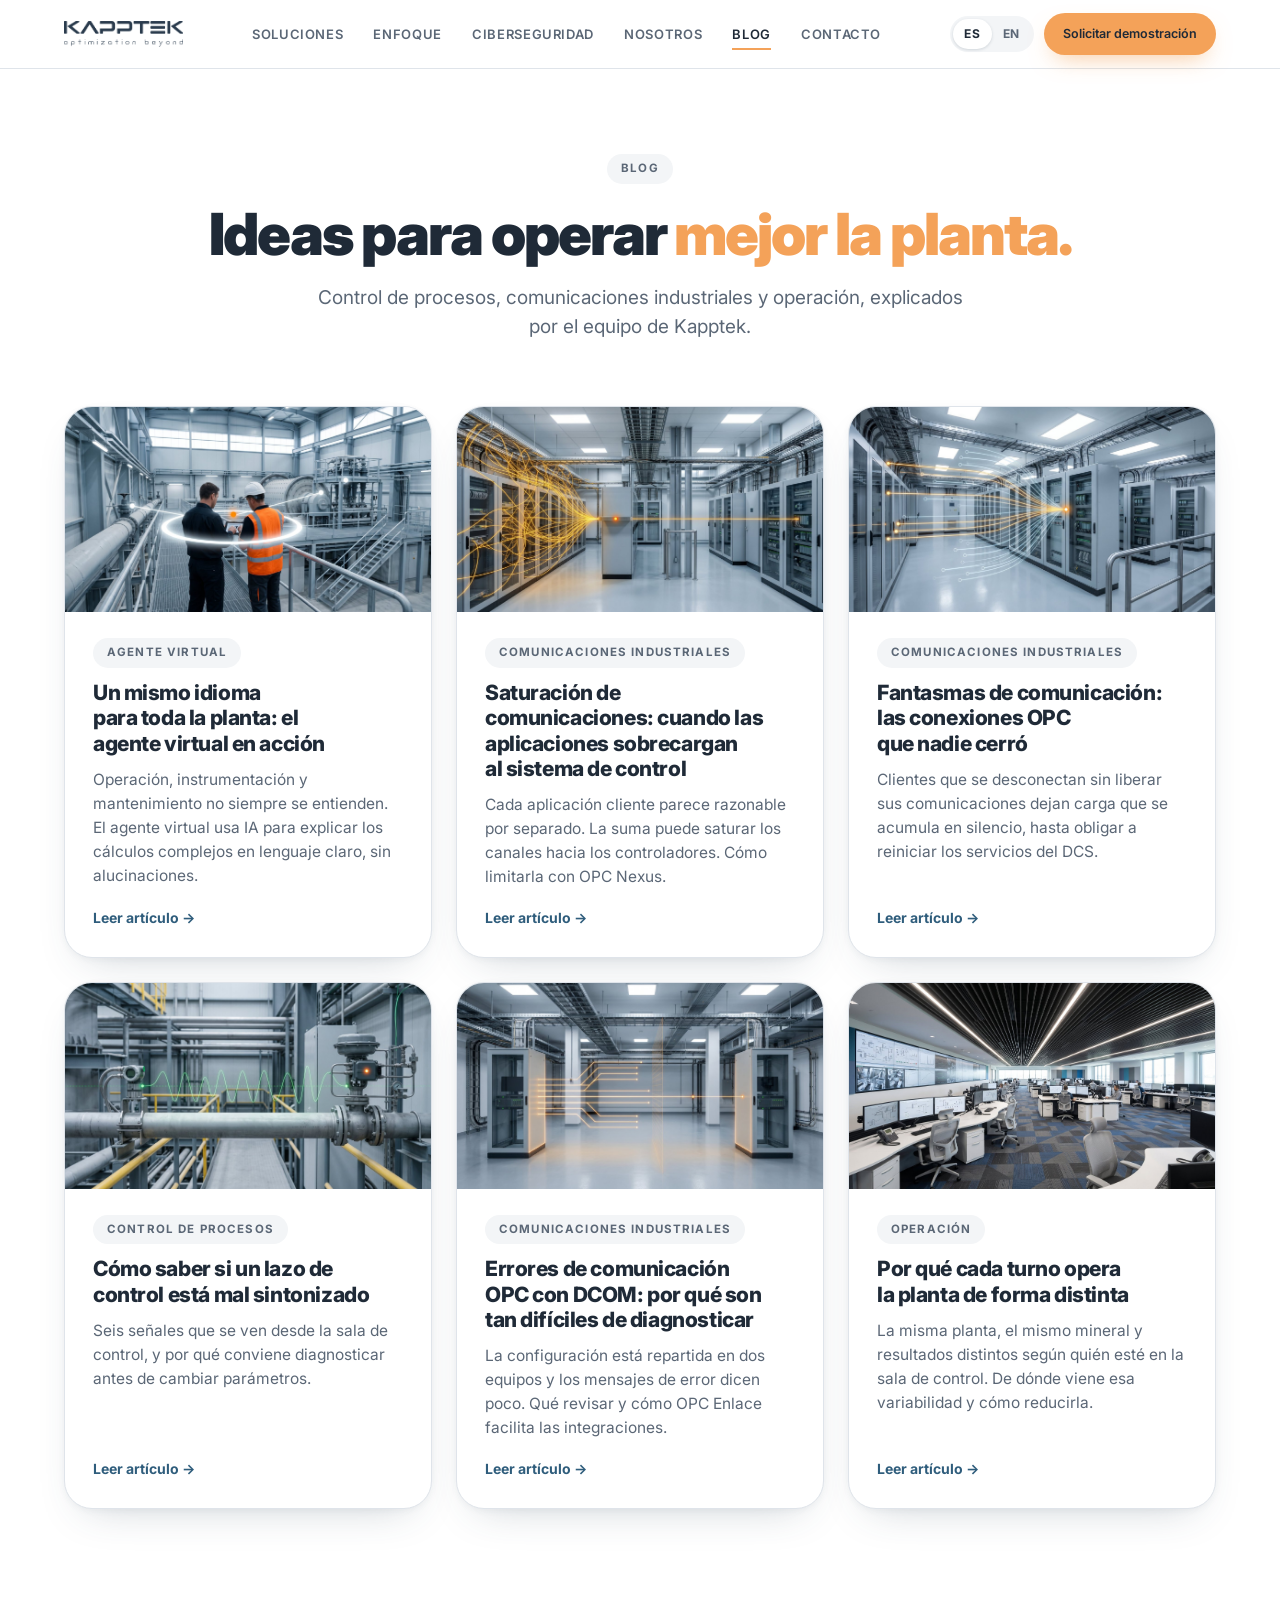
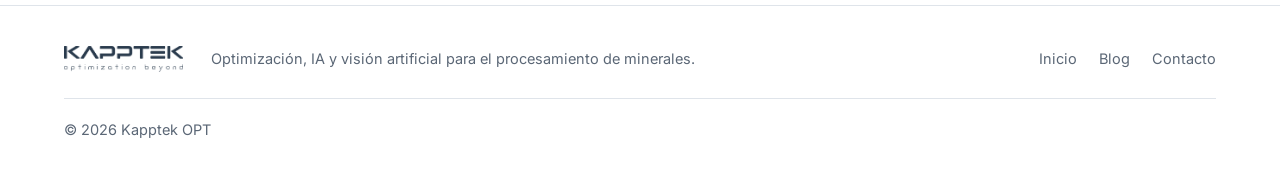
<file: blog/index.html>
<!DOCTYPE html>
<html lang="es" data-title-es="Blog | Kapptek" data-title-en="Blog | Kapptek">
<head>
<meta charset="utf-8">
<meta name="viewport" content="width=device-width, initial-scale=1">
<title>Blog | Kapptek</title>
<meta name="description" content="Artículos de Kapptek sobre control de procesos, comunicaciones industriales y operación de plantas de procesamiento de minerales.">
<link rel="canonical" href="https://www.kapptek.com/blog/">
<link rel="icon" href="../favicon.ico" sizes="any">
<link rel="icon" type="image/png" sizes="32x32" href="../img/favicon-32.png">
<link rel="apple-touch-icon" href="../img/apple-touch-icon.png">
<link rel="preconnect" href="https://fonts.googleapis.com">
<link rel="preconnect" href="https://fonts.gstatic.com" crossorigin>
<link href="https://fonts.googleapis.com/css2?family=Inter:wght@400;500;600;700;800;900&family=JetBrains+Mono:wght@400;500;700&display=swap" rel="stylesheet">
<link rel="stylesheet" href="blog.css">
</head>
<body>
<header class="site-header">
  <div class="wrap header-row">
    <a class="brand" href="../index.html" aria-label="Kapptek"><img class="brand-logo" src="../img/logo.png" alt="Kapptek · optimization beyond" width="119" height="26"></a>
    <nav class="nav" id="site-nav" aria-label="Principal">
      <a href="../index.html#soluciones"><span data-l="es">Soluciones</span><span data-l="en">Solutions</span></a>
      <a href="../index.html#enfoque"><span data-l="es">Enfoque</span><span data-l="en">Approach</span></a>
      <a href="../index.html#ciberseguridad"><span data-l="es">Ciberseguridad</span><span data-l="en">Cybersecurity</span></a>
      <a href="../index.html#nosotros"><span data-l="es">Nosotros</span><span data-l="en">About us</span></a>
      <a href="index.html" aria-current="page">Blog</a>
      <a href="../index.html#contacto"><span data-l="es">Contacto</span><span data-l="en">Contact</span></a>
    </nav>
    <div class="header-tools">
      <div class="lang" role="group" aria-label="Idioma / Language">
        <button type="button" data-lang="es" aria-pressed="true">ES</button>
        <button type="button" data-lang="en" aria-pressed="false">EN</button>
      </div>
      <a class="pill pill-orange pill-small header-cta" href="../index.html#contacto"><span data-l="es">Solicitar demostración</span><span data-l="en">Request a demo</span></a>
      <button type="button" class="menu-toggle" id="menu-toggle" aria-expanded="false" aria-controls="site-nav"><span data-l="es">Menú</span><span data-l="en">Menu</span></button>
    </div>
  </div>
</header>
<main>
<section class="blog-hero">
  <div class="wrap">
    <span class="tag">Blog</span>
    <h1><span data-l="es">Ideas para operar <span class="accent">mejor la planta.</span></span><span data-l="en">Ideas to run <span class="accent">the plant better.</span></span></h1>
    <p><span data-l="es">Control de procesos, comunicaciones industriales y operación, explicados por el equipo de Kapptek.</span><span data-l="en">Process control, industrial communications and operations, explained by the Kapptek team.</span></p>
  </div>
</section>
<section class="blog-list">
  <div class="wrap">
    <div class="post-grid">
      <a class="post-card" href="agente-virtual-lenguaje-claro.html">
        <img src="../img/blog-agente.jpg" alt="Dos trabajadores de una planta concentradora revisan juntos una tableta, con líneas de luz que la conectan a una válvula y a un molino" loading="lazy" width="1200" height="675">
        <div class="post-card-body">
          <span class="post-tag"><span data-l="es">Agente virtual</span><span data-l="en">Virtual agent</span></span>
          <h2><span data-l="es">Un mismo idioma para toda la planta: el agente virtual en acción</span><span data-l="en">One language for the whole plant: the virtual agent in action</span></h2>
          <p><span data-l="es">Operación, instrumentación y mantenimiento no siempre se entienden. El agente virtual usa IA para explicar los cálculos complejos en lenguaje claro, sin alucinaciones.</span><span data-l="en">Operations, instrumentation and maintenance do not always understand each other. The virtual agent uses AI to explain complex calculations in plain language, without hallucinations.</span></p>
          <span class="post-more"><span data-l="es">Leer artículo</span><span data-l="en">Read article</span> →</span>
        </div>
      </a>
      <a class="post-card" href="saturacion-comunicaciones-sistema-de-control.html">
        <img src="../img/blog-saturacion.jpg" alt="Sala de gabinetes de control donde muchas líneas de datos enredadas se unen en un equipo y siguen como una sola línea ordenada hacia el controlador" loading="lazy" width="1200" height="675">
        <div class="post-card-body">
          <span class="post-tag"><span data-l="es">Comunicaciones industriales</span><span data-l="en">Industrial communications</span></span>
          <h2><span data-l="es">Saturación de comunicaciones: cuando las aplicaciones sobrecargan al sistema de control</span><span data-l="en">Communication saturation: when applications overload the control system</span></h2>
          <p><span data-l="es">Cada aplicación cliente parece razonable por separado. La suma puede saturar los canales hacia los controladores. Cómo limitarla con OPC Nexus.</span><span data-l="en">Each client application looks reasonable on its own. The sum can saturate the channels to the controllers. How to limit it with OPC Nexus.</span></p>
          <span class="post-more"><span data-l="es">Leer artículo</span><span data-l="en">Read article</span> →</span>
        </div>
      </a>
      <a class="post-card" href="fantasmas-de-comunicacion-opc.html">
        <img src="../img/blog-fantasmas.jpg" alt="Sala de gabinetes de control donde unas pocas líneas de datos sólidas y muchas líneas tenues, sin origen, llegan al mismo controlador" loading="lazy" width="1200" height="675">
        <div class="post-card-body">
          <span class="post-tag"><span data-l="es">Comunicaciones industriales</span><span data-l="en">Industrial communications</span></span>
          <h2><span data-l="es">Fantasmas de comunicación: las conexiones OPC que nadie cerró</span><span data-l="en">Communication ghosts: the OPC connections nobody closed</span></h2>
          <p><span data-l="es">Clientes que se desconectan sin liberar sus comunicaciones dejan carga que se acumula en silencio, hasta obligar a reiniciar los servicios del DCS.</span><span data-l="en">Clients that disconnect without releasing their communications leave load that builds up silently, until the DCS services have to be restarted.</span></p>
          <span class="post-more"><span data-l="es">Leer artículo</span><span data-l="en">Read article</span> →</span>
        </div>
      </a>
      <a class="post-card" href="lazo-de-control-mal-sintonizado.html">
        <img src="../img/blog-lazo.jpg" alt="Tubería de proceso con un transmisor y una válvula de control, y una señal verde que oscila sin estabilizarse alrededor de su valor deseado" loading="lazy" width="1200" height="675">
        <div class="post-card-body">
          <span class="post-tag"><span data-l="es">Control de procesos</span><span data-l="en">Process control</span></span>
          <h2><span data-l="es">Cómo saber si un lazo de control está mal sintonizado</span><span data-l="en">How to tell if a control loop is poorly tuned</span></h2>
          <p><span data-l="es">Seis señales que se ven desde la sala de control, y por qué conviene diagnosticar antes de cambiar parámetros.</span><span data-l="en">Six signs you can see from the control room, and why it pays to diagnose before changing parameters.</span></p>
          <span class="post-more"><span data-l="es">Leer artículo</span><span data-l="en">Read article</span> →</span>
        </div>
      </a>
      <a class="post-card" href="errores-opc-dcom.html">
        <img src="../img/blog-dcom.jpg" alt="Dos gabinetes con equipos separados por una barrera tenue: varias líneas de datos se detienen a medio camino y solo una logra cruzar" loading="lazy" width="1200" height="675">
        <div class="post-card-body">
          <span class="post-tag"><span data-l="es">Comunicaciones industriales</span><span data-l="en">Industrial communications</span></span>
          <h2><span data-l="es">Errores de comunicación OPC con DCOM: por qué son tan difíciles de diagnosticar</span><span data-l="en">OPC communication errors with DCOM: why they are so hard to diagnose</span></h2>
          <p><span data-l="es">La configuración está repartida en dos equipos y los mensajes de error dicen poco. Qué revisar y cómo OPC Enlace facilita las integraciones.</span><span data-l="en">The configuration is spread across two machines and the error messages say little. What to check, and how OPC Enlace makes integrations easier.</span></p>
          <span class="post-more"><span data-l="es">Leer artículo</span><span data-l="en">Read article</span> →</span>
        </div>
      </a>
      <a class="post-card" href="variabilidad-entre-turnos.html">
        <img src="../img/hero-2.jpg" alt="Sala de control de una planta concentradora con operadores frente a sus pantallas" loading="lazy" width="1200" height="675">
        <div class="post-card-body">
          <span class="post-tag"><span data-l="es">Operación</span><span data-l="en">Operations</span></span>
          <h2><span data-l="es">Por qué cada turno opera la planta de forma distinta</span><span data-l="en">Why every shift runs the plant differently</span></h2>
          <p><span data-l="es">La misma planta, el mismo mineral y resultados distintos según quién esté en la sala de control. De dónde viene esa variabilidad y cómo reducirla.</span><span data-l="en">The same plant, the same ore and different results depending on who is in the control room. Where that variability comes from and how to reduce it.</span></p>
          <span class="post-more"><span data-l="es">Leer artículo</span><span data-l="en">Read article</span> →</span>
        </div>
      </a>
    </div>
  </div>
</section>
</main>
<footer class="site-footer">
  <div class="wrap footer-row">
    <a class="brand" href="../index.html" aria-label="Kapptek"><img class="brand-logo" src="../img/logo.png" alt="Kapptek · optimization beyond" width="119" height="26" loading="lazy"></a>
    <p><span data-l="es">Optimización, IA y visión artificial para el procesamiento de minerales.</span><span data-l="en">Optimization, AI and machine vision for mineral processing.</span></p>
    <p class="footer-links"><a href="../index.html"><span data-l="es">Inicio</span><span data-l="en">Home</span></a><a href="index.html">Blog</a><a href="../index.html#contacto"><span data-l="es">Contacto</span><span data-l="en">Contact</span></a></p>
  </div>
  <div class="wrap"><p class="footer-note">© 2026 Kapptek OPT</p></div>
</footer>
<script src="blog.js"></script>
</body>
</html>
</file>
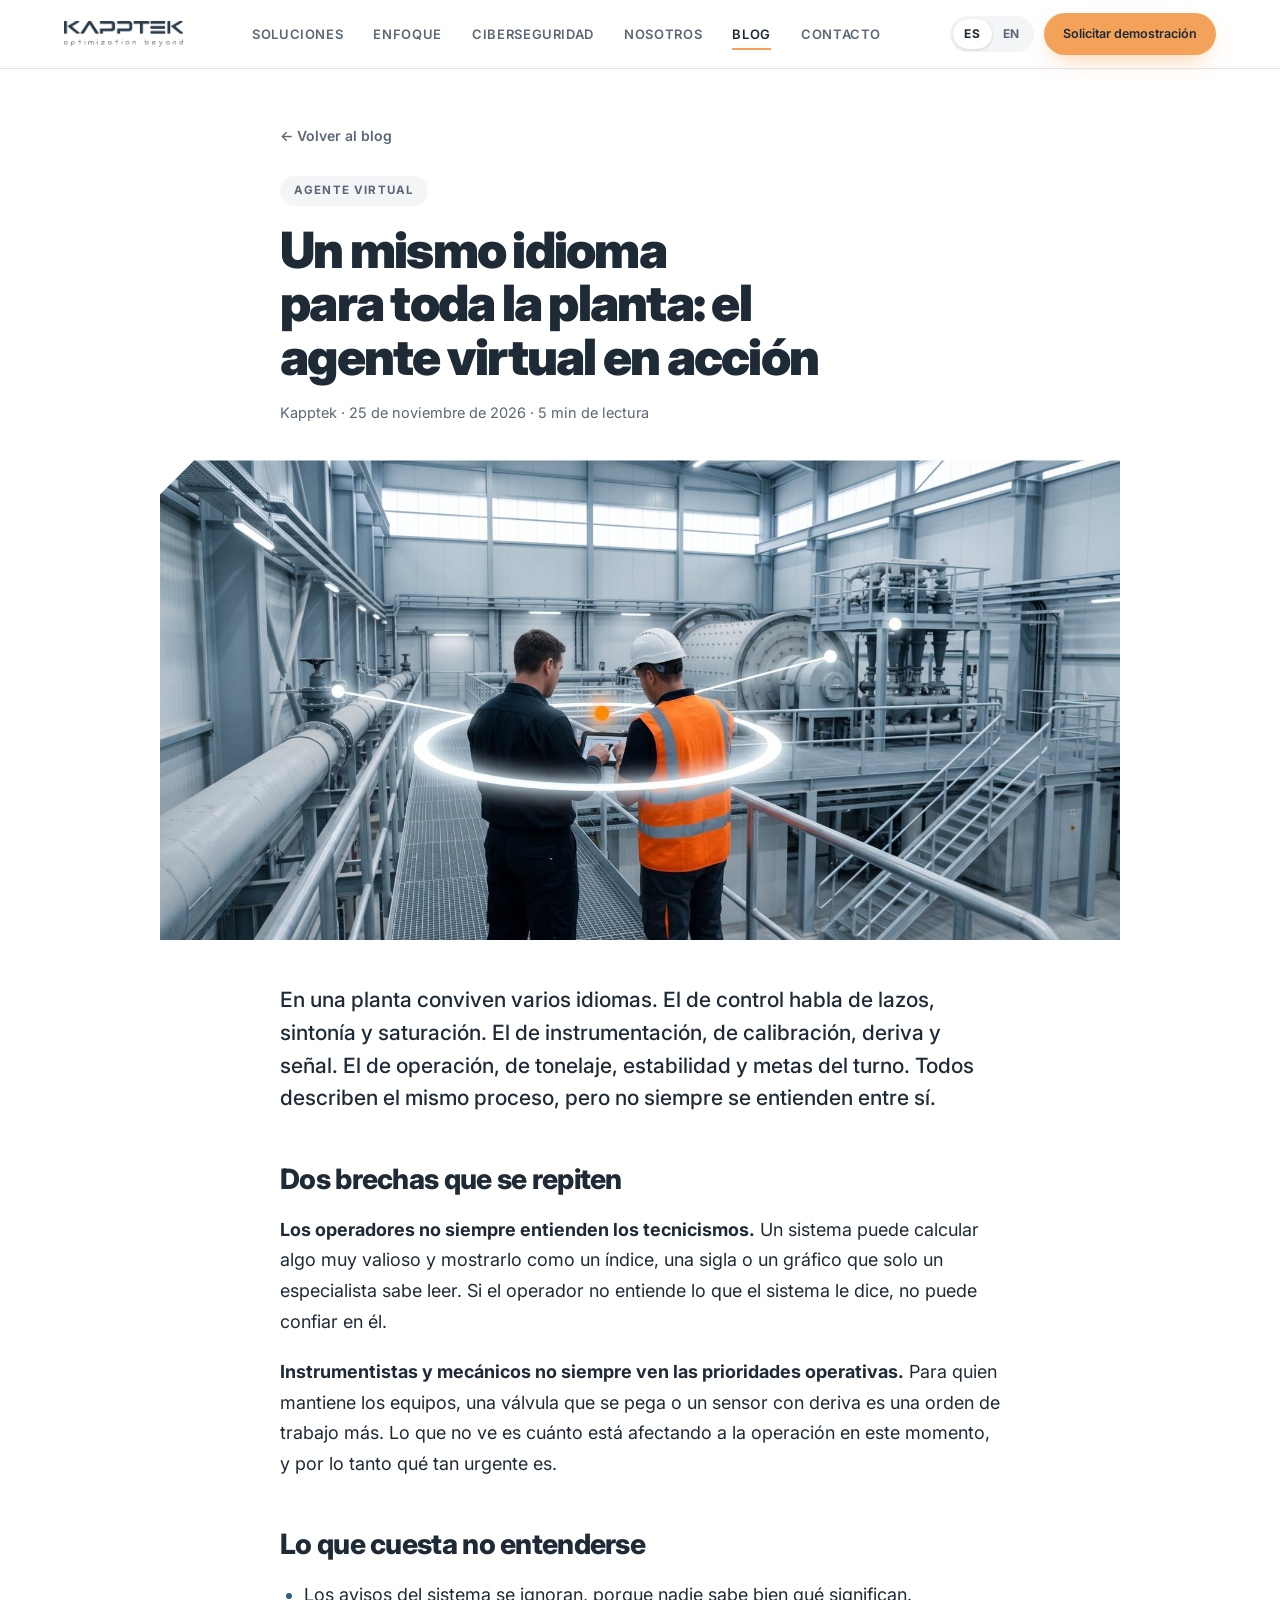
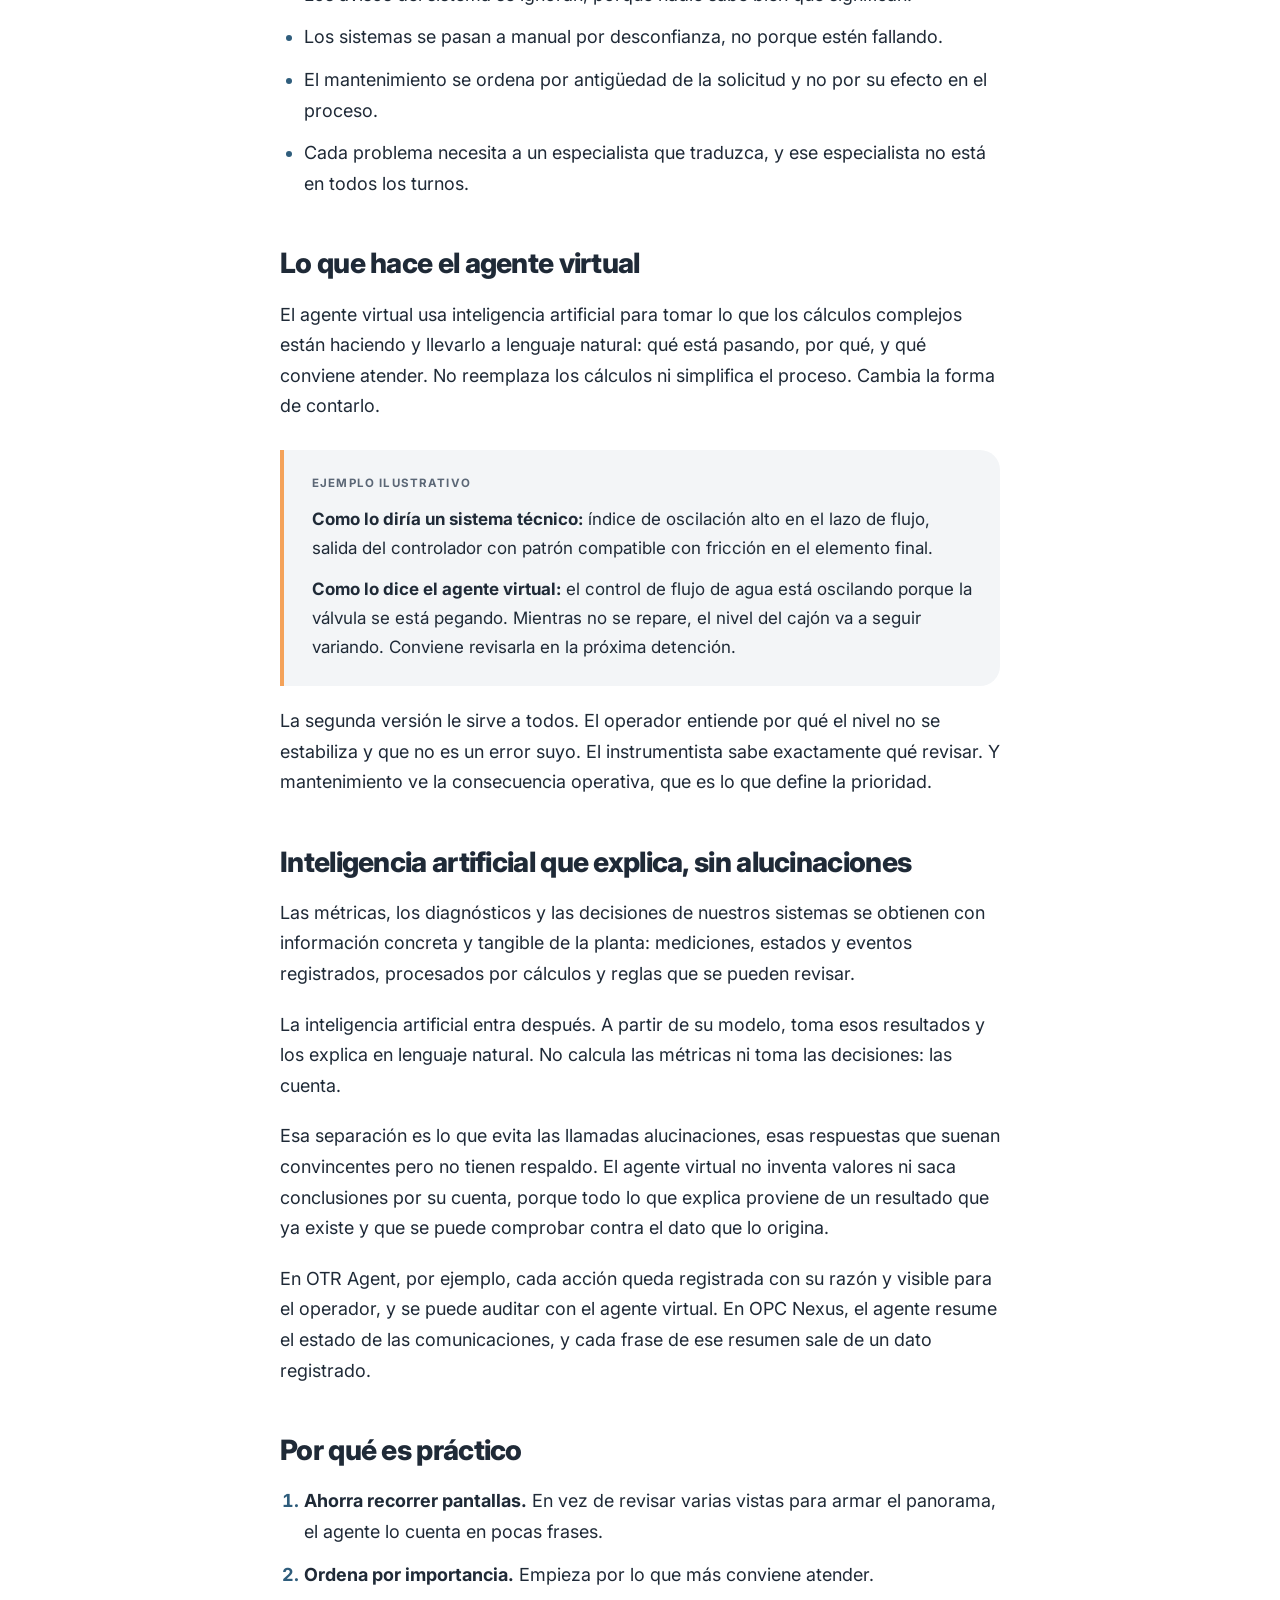
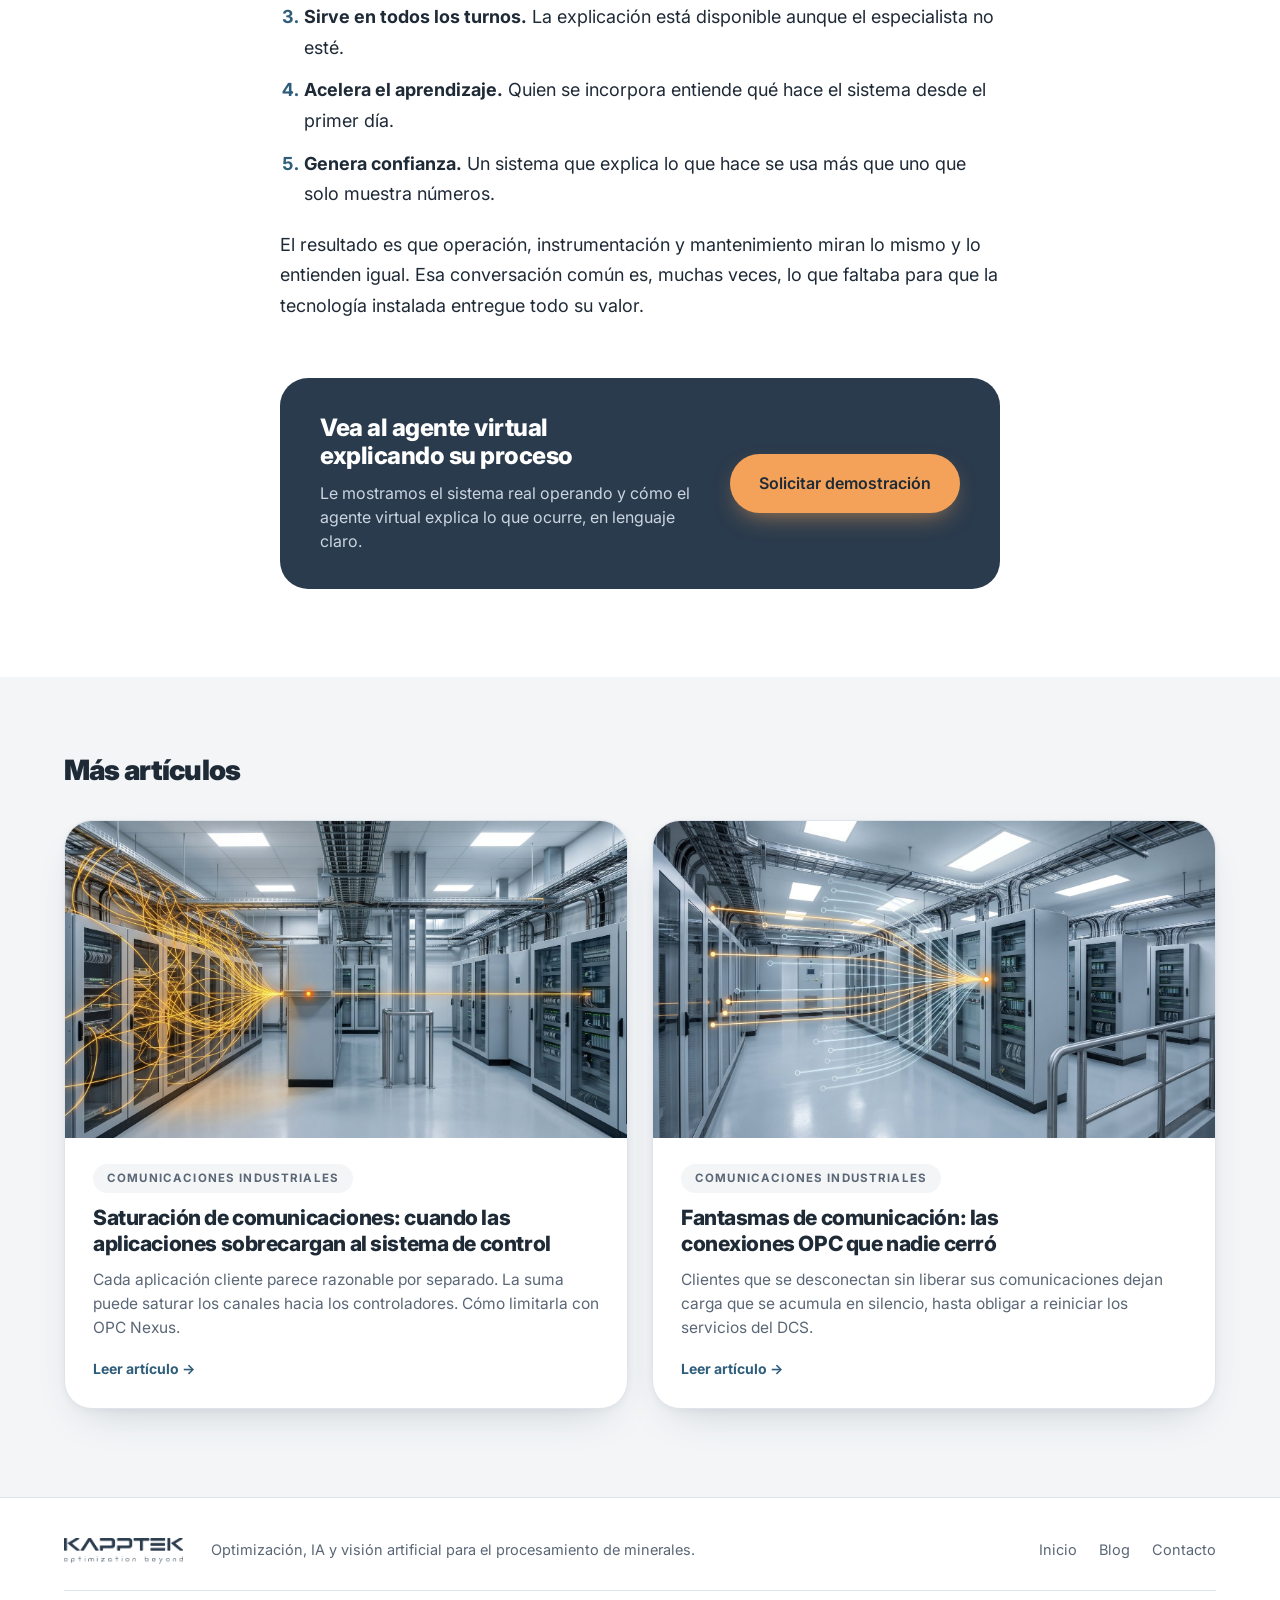
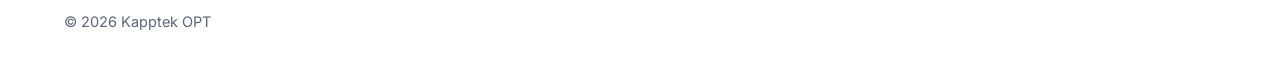
<file: blog/agente-virtual-lenguaje-claro.html>
<!DOCTYPE html>
<html lang="es" data-title-es="Un mismo idioma para toda la planta: el agente virtual en acción | Kapptek" data-title-en="One language for the whole plant: the virtual agent in action | Kapptek">
<head>
<meta charset="utf-8">
<meta name="viewport" content="width=device-width, initial-scale=1">
<title>Un mismo idioma para toda la planta: el agente virtual en acción | Kapptek</title>
<meta name="description" content="Operación, instrumentación y mantenimiento no siempre se entienden. El agente virtual usa IA para explicar los cálculos complejos en lenguaje claro, sin alucinaciones.">
<link rel="canonical" href="https://www.kapptek.com/blog/agente-virtual-lenguaje-claro.html">
<link rel="icon" href="../favicon.ico" sizes="any">
<link rel="icon" type="image/png" sizes="32x32" href="../img/favicon-32.png">
<link rel="apple-touch-icon" href="../img/apple-touch-icon.png">
<link rel="preconnect" href="https://fonts.googleapis.com">
<link rel="preconnect" href="https://fonts.gstatic.com" crossorigin>
<link href="https://fonts.googleapis.com/css2?family=Inter:wght@400;500;600;700;800;900&family=JetBrains+Mono:wght@400;500;700&display=swap" rel="stylesheet">
<link rel="stylesheet" href="blog.css">
</head>
<body>
<header class="site-header">
  <div class="wrap header-row">
    <a class="brand" href="../index.html" aria-label="Kapptek"><img class="brand-logo" src="../img/logo.png" alt="Kapptek · optimization beyond" width="119" height="26"></a>
    <nav class="nav" id="site-nav" aria-label="Principal">
      <a href="../index.html#soluciones"><span data-l="es">Soluciones</span><span data-l="en">Solutions</span></a>
      <a href="../index.html#enfoque"><span data-l="es">Enfoque</span><span data-l="en">Approach</span></a>
      <a href="../index.html#ciberseguridad"><span data-l="es">Ciberseguridad</span><span data-l="en">Cybersecurity</span></a>
      <a href="../index.html#nosotros"><span data-l="es">Nosotros</span><span data-l="en">About us</span></a>
      <a href="index.html" aria-current="page">Blog</a>
      <a href="../index.html#contacto"><span data-l="es">Contacto</span><span data-l="en">Contact</span></a>
    </nav>
    <div class="header-tools">
      <div class="lang" role="group" aria-label="Idioma / Language">
        <button type="button" data-lang="es" aria-pressed="true">ES</button>
        <button type="button" data-lang="en" aria-pressed="false">EN</button>
      </div>
      <a class="pill pill-orange pill-small header-cta" href="../index.html#contacto"><span data-l="es">Solicitar demostración</span><span data-l="en">Request a demo</span></a>
      <button type="button" class="menu-toggle" id="menu-toggle" aria-expanded="false" aria-controls="site-nav"><span data-l="es">Menú</span><span data-l="en">Menu</span></button>
    </div>
  </div>
</header>
<main>
<article class="post">
  <div class="wrap post-wrap">
    <a class="post-back" href="index.html">← <span data-l="es">Volver al blog</span><span data-l="en">Back to the blog</span></a>
    <span class="post-tag"><span data-l="es">Agente virtual</span><span data-l="en">Virtual agent</span></span>
    <h1><span data-l="es">Un mismo idioma para toda la planta: el agente virtual en acción</span><span data-l="en">One language for the whole plant: the virtual agent in action</span></h1>
    <p class="post-meta">Kapptek · <span data-l="es">25 de noviembre de 2026</span><span data-l="en">November 25, 2026</span> · <span data-l="es">5 min de lectura</span><span data-l="en">5 min read</span></p>
  </div>
  <div class="wrap post-figure"><img src="../img/blog-agente.jpg" alt="Dos trabajadores de una planta concentradora revisan juntos una tableta, con líneas de luz que la conectan a una válvula y a un molino" width="1200" height="675"></div>
  <div class="wrap post-wrap post-body">
    <div data-l="es">
<p class="post-lead">En una planta conviven varios idiomas. El de control habla de lazos, sintonía y saturación. El de instrumentación, de calibración, deriva y señal. El de operación, de tonelaje, estabilidad y metas del turno. Todos describen el mismo proceso, pero no siempre se entienden entre sí.</p>
<h2>Dos brechas que se repiten</h2>
<p><b>Los operadores no siempre entienden los tecnicismos.</b> Un sistema puede calcular algo muy valioso y mostrarlo como un índice, una sigla o un gráfico que solo un especialista sabe leer. Si el operador no entiende lo que el sistema le dice, no puede confiar en él.</p>
<p><b>Instrumentistas y mecánicos no siempre ven las prioridades operativas.</b> Para quien mantiene los equipos, una válvula que se pega o un sensor con deriva es una orden de trabajo más. Lo que no ve es cuánto está afectando a la operación en este momento, y por lo tanto qué tan urgente es.</p>
<h2>Lo que cuesta no entenderse</h2>
<ul>
<li>Los avisos del sistema se ignoran, porque nadie sabe bien qué significan.</li>
<li>Los sistemas se pasan a manual por desconfianza, no porque estén fallando.</li>
<li>El mantenimiento se ordena por antigüedad de la solicitud y no por su efecto en el proceso.</li>
<li>Cada problema necesita a un especialista que traduzca, y ese especialista no está en todos los turnos.</li>
</ul>
<h2>Lo que hace el agente virtual</h2>
<p>El agente virtual usa inteligencia artificial para tomar lo que los cálculos complejos están haciendo y llevarlo a lenguaje natural: qué está pasando, por qué, y qué conviene atender. No reemplaza los cálculos ni simplifica el proceso. Cambia la forma de contarlo.</p>
<div class="post-example">
<p class="post-example-label">Ejemplo ilustrativo</p>
<p><b>Como lo diría un sistema técnico:</b> índice de oscilación alto en el lazo de flujo, salida del controlador con patrón compatible con fricción en el elemento final.</p>
<p><b>Como lo dice el agente virtual:</b> el control de flujo de agua está oscilando porque la válvula se está pegando. Mientras no se repare, el nivel del cajón va a seguir variando. Conviene revisarla en la próxima detención.</p>
</div>
<p>La segunda versión le sirve a todos. El operador entiende por qué el nivel no se estabiliza y que no es un error suyo. El instrumentista sabe exactamente qué revisar. Y mantenimiento ve la consecuencia operativa, que es lo que define la prioridad.</p>
<h2>Inteligencia artificial que explica, sin alucinaciones</h2>
<p>Las métricas, los diagnósticos y las decisiones de nuestros sistemas se obtienen con información concreta y tangible de la planta: mediciones, estados y eventos registrados, procesados por cálculos y reglas que se pueden revisar.</p>
<p>La inteligencia artificial entra después. A partir de su modelo, toma esos resultados y los explica en lenguaje natural. No calcula las métricas ni toma las decisiones: las cuenta.</p>
<p>Esa separación es lo que evita las llamadas alucinaciones, esas respuestas que suenan convincentes pero no tienen respaldo. El agente virtual no inventa valores ni saca conclusiones por su cuenta, porque todo lo que explica proviene de un resultado que ya existe y que se puede comprobar contra el dato que lo origina.</p>
<p>En OTR Agent, por ejemplo, cada acción queda registrada con su razón y visible para el operador, y se puede auditar con el agente virtual. En OPC Nexus, el agente resume el estado de las comunicaciones, y cada frase de ese resumen sale de un dato registrado.</p>
<h2>Por qué es práctico</h2>
<ol>
<li><b>Ahorra recorrer pantallas.</b> En vez de revisar varias vistas para armar el panorama, el agente lo cuenta en pocas frases.</li>
<li><b>Ordena por importancia.</b> Empieza por lo que más conviene atender.</li>
<li><b>Sirve en todos los turnos.</b> La explicación está disponible aunque el especialista no esté.</li>
<li><b>Acelera el aprendizaje.</b> Quien se incorpora entiende qué hace el sistema desde el primer día.</li>
<li><b>Genera confianza.</b> Un sistema que explica lo que hace se usa más que uno que solo muestra números.</li>
</ol>
<p>El resultado es que operación, instrumentación y mantenimiento miran lo mismo y lo entienden igual. Esa conversación común es, muchas veces, lo que faltaba para que la tecnología instalada entregue todo su valor.</p>
</div>
    <div data-l="en">
<p class="post-lead">Several languages coexist in a plant. Control speaks of loops, tuning and saturation. Instrumentation speaks of calibration, drift and signal. Operations speaks of tonnage, stability and shift targets. They all describe the same process, but they do not always understand each other.</p>
<h2>Two gaps that keep repeating</h2>
<p><b>Operators do not always understand the technical terms.</b> A system can calculate something very valuable and show it as an index, an acronym or a chart that only a specialist can read. If the operator does not understand what the system is saying, they cannot trust it.</p>
<p><b>Instrument technicians and mechanics do not always see the operational priorities.</b> For those who maintain the equipment, a sticking valve or a drifting sensor is one more work order. What they do not see is how much it is affecting operations right now, and therefore how urgent it is.</p>
<h2>What it costs not to understand each other</h2>
<ul>
<li>System warnings are ignored, because nobody is quite sure what they mean.</li>
<li>Systems are switched to manual out of distrust, not because they are failing.</li>
<li>Maintenance is ordered by the age of the request and not by its effect on the process.</li>
<li>Every problem needs a specialist to translate, and that specialist is not on every shift.</li>
</ul>
<h2>What the virtual agent does</h2>
<p>The virtual agent uses artificial intelligence to take what the complex calculations are doing and put it into natural language: what is happening, why, and what should be attended to. It does not replace the calculations or simplify the process. It changes the way the story is told.</p>
<div class="post-example">
<p class="post-example-label">Illustrative example</p>
<p><b>As a technical system would put it:</b> high oscillation index in the flow loop, controller output with a pattern consistent with friction in the final element.</p>
<p><b>As the virtual agent puts it:</b> the water flow control is oscillating because the valve is sticking. Until it is repaired, the sump level will keep varying. It should be checked at the next shutdown.</p>
</div>
<p>The second version works for everyone. The operator understands why the level will not settle and that it is not their mistake. The instrument technician knows exactly what to check. And maintenance sees the operational consequence, which is what defines the priority.</p>
<h2>Artificial intelligence that explains, without hallucinations</h2>
<p>The metrics, diagnoses and decisions in our systems are obtained from concrete, tangible plant information: measurements, states and recorded events, processed by calculations and rules that can be reviewed.</p>
<p>Artificial intelligence comes in afterwards. From its model, it takes those results and explains them in natural language. It does not calculate the metrics or make the decisions: it tells them.</p>
<p>That separation is what avoids so-called hallucinations, those answers that sound convincing but have nothing behind them. The virtual agent does not invent values or draw conclusions on its own, because everything it explains comes from a result that already exists and can be checked against the data it originates from.</p>
<p>In OTR Agent, for example, every action is logged with its reason and visible to the operator, and can be audited with the virtual agent. In OPC Nexus, the agent summarizes the state of communications, and every sentence in that summary comes from recorded data.</p>
<h2>Why it is practical</h2>
<ol>
<li><b>It saves going through screens.</b> Instead of reviewing several views to build the picture, the agent tells it in a few sentences.</li>
<li><b>It orders by importance.</b> It starts with what most needs attention.</li>
<li><b>It works on every shift.</b> The explanation is available even when the specialist is not.</li>
<li><b>It speeds up learning.</b> Newcomers understand what the system does from day one.</li>
<li><b>It builds trust.</b> A system that explains what it does gets used more than one that only shows numbers.</li>
</ol>
<p>The result is that operations, instrumentation and maintenance look at the same thing and understand it the same way. That shared conversation is often what was missing for the installed technology to deliver its full value.</p>
</div>
    <aside class="post-cta">
      <div>
        <h2><span data-l="es">Vea al agente virtual explicando su proceso</span><span data-l="en">See the virtual agent explaining your process</span></h2>
        <p><span data-l="es">Le mostramos el sistema real operando y cómo el agente virtual explica lo que ocurre, en lenguaje claro.</span><span data-l="en">We show you the real system running and how the virtual agent explains what is happening, in plain language.</span></p>
      </div>
      <a class="pill pill-orange" href="../index.html#contacto"><span data-l="es">Solicitar demostración</span><span data-l="en">Request a demo</span></a>
    </aside>
  </div>
</article>
<section class="blog-list more">
  <div class="wrap">
    <h2 class="more-title"><span data-l="es">Más artículos</span><span data-l="en">More articles</span></h2>
    <div class="post-grid two">
      <a class="post-card" href="saturacion-comunicaciones-sistema-de-control.html">
        <img src="../img/blog-saturacion.jpg" alt="Sala de gabinetes de control donde muchas líneas de datos enredadas se unen en un equipo y siguen como una sola línea ordenada hacia el controlador" loading="lazy" width="1200" height="675">
        <div class="post-card-body">
          <span class="post-tag"><span data-l="es">Comunicaciones industriales</span><span data-l="en">Industrial communications</span></span>
          <h2><span data-l="es">Saturación de comunicaciones: cuando las aplicaciones sobrecargan al sistema de control</span><span data-l="en">Communication saturation: when applications overload the control system</span></h2>
          <p><span data-l="es">Cada aplicación cliente parece razonable por separado. La suma puede saturar los canales hacia los controladores. Cómo limitarla con OPC Nexus.</span><span data-l="en">Each client application looks reasonable on its own. The sum can saturate the channels to the controllers. How to limit it with OPC Nexus.</span></p>
          <span class="post-more"><span data-l="es">Leer artículo</span><span data-l="en">Read article</span> →</span>
        </div>
      </a>
      <a class="post-card" href="fantasmas-de-comunicacion-opc.html">
        <img src="../img/blog-fantasmas.jpg" alt="Sala de gabinetes de control donde unas pocas líneas de datos sólidas y muchas líneas tenues, sin origen, llegan al mismo controlador" loading="lazy" width="1200" height="675">
        <div class="post-card-body">
          <span class="post-tag"><span data-l="es">Comunicaciones industriales</span><span data-l="en">Industrial communications</span></span>
          <h2><span data-l="es">Fantasmas de comunicación: las conexiones OPC que nadie cerró</span><span data-l="en">Communication ghosts: the OPC connections nobody closed</span></h2>
          <p><span data-l="es">Clientes que se desconectan sin liberar sus comunicaciones dejan carga que se acumula en silencio, hasta obligar a reiniciar los servicios del DCS.</span><span data-l="en">Clients that disconnect without releasing their communications leave load that builds up silently, until the DCS services have to be restarted.</span></p>
          <span class="post-more"><span data-l="es">Leer artículo</span><span data-l="en">Read article</span> →</span>
        </div>
      </a>
    </div>
  </div>
</section>
</main>
<footer class="site-footer">
  <div class="wrap footer-row">
    <a class="brand" href="../index.html" aria-label="Kapptek"><img class="brand-logo" src="../img/logo.png" alt="Kapptek · optimization beyond" width="119" height="26" loading="lazy"></a>
    <p><span data-l="es">Optimización, IA y visión artificial para el procesamiento de minerales.</span><span data-l="en">Optimization, AI and machine vision for mineral processing.</span></p>
    <p class="footer-links"><a href="../index.html"><span data-l="es">Inicio</span><span data-l="en">Home</span></a><a href="index.html">Blog</a><a href="../index.html#contacto"><span data-l="es">Contacto</span><span data-l="en">Contact</span></a></p>
  </div>
  <div class="wrap"><p class="footer-note">© 2026 Kapptek OPT</p></div>
</footer>
<script src="blog.js"></script>
</body>
</html>
</file>
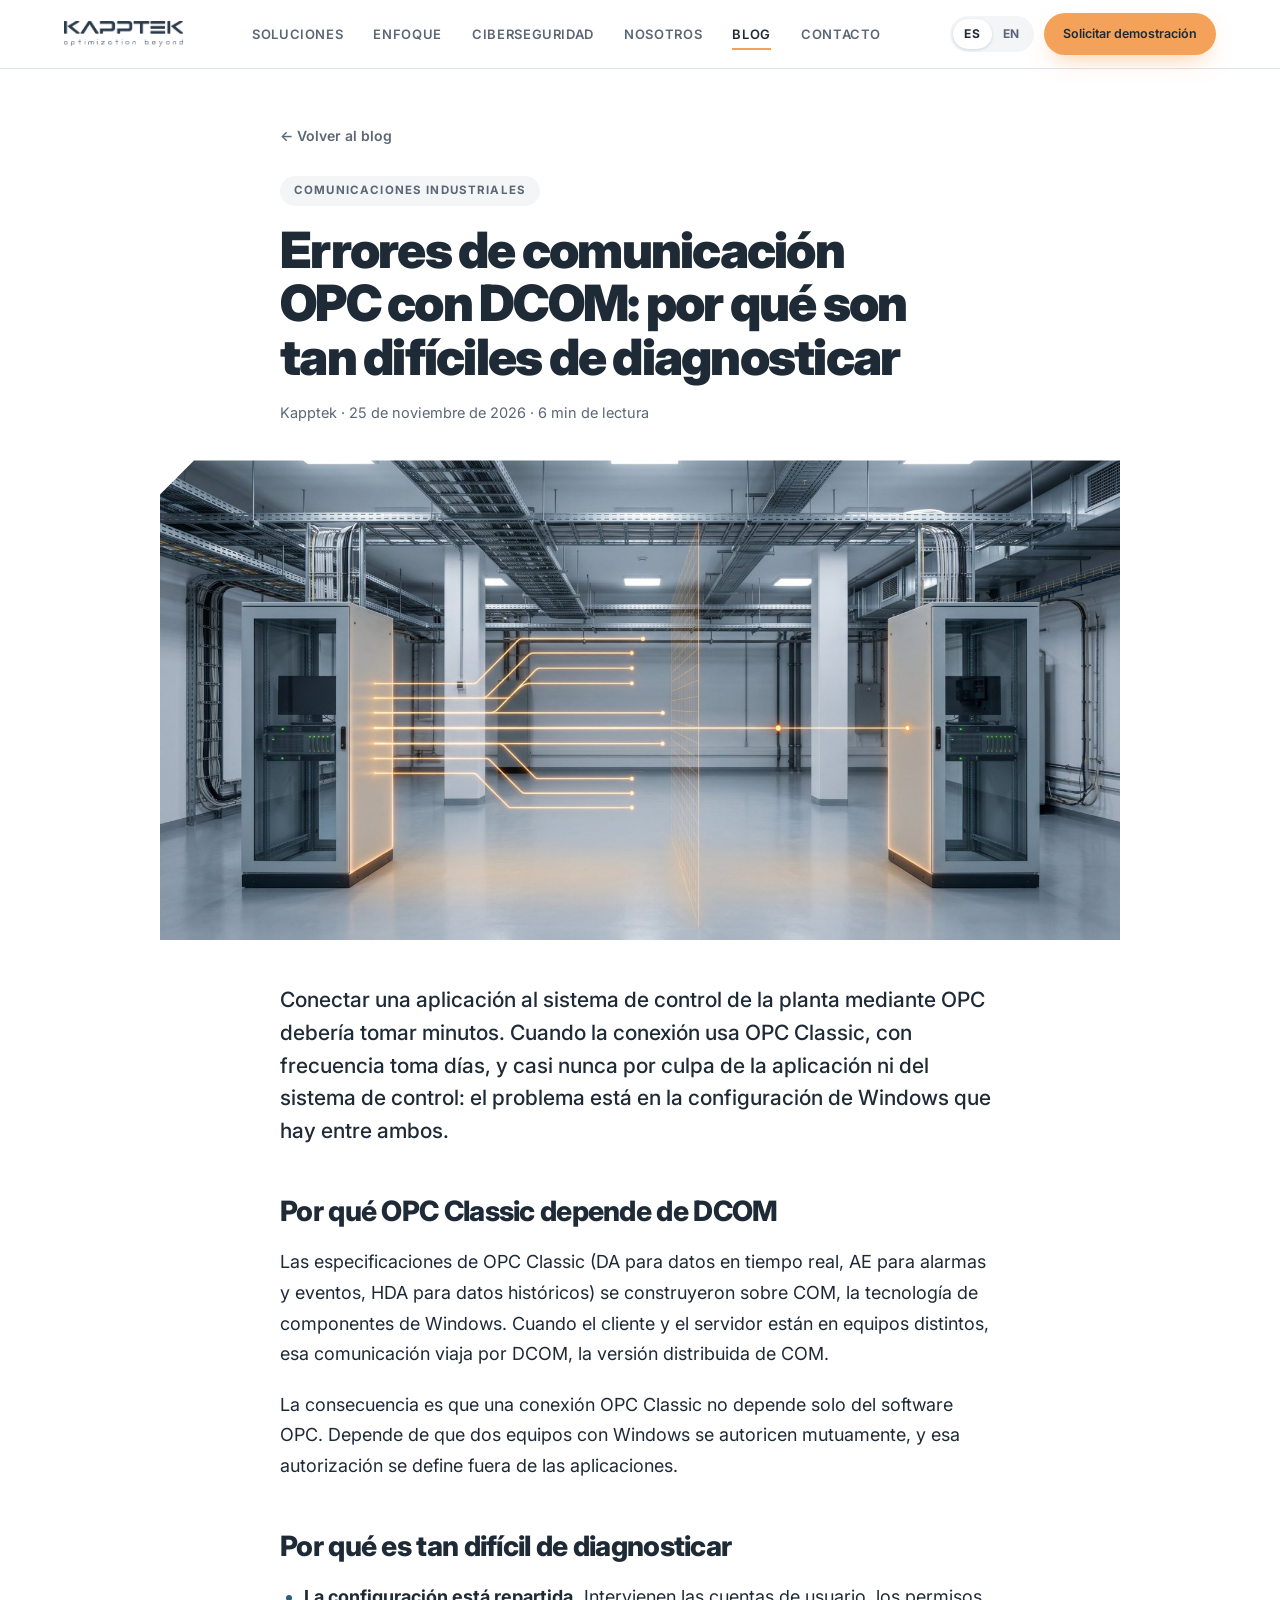
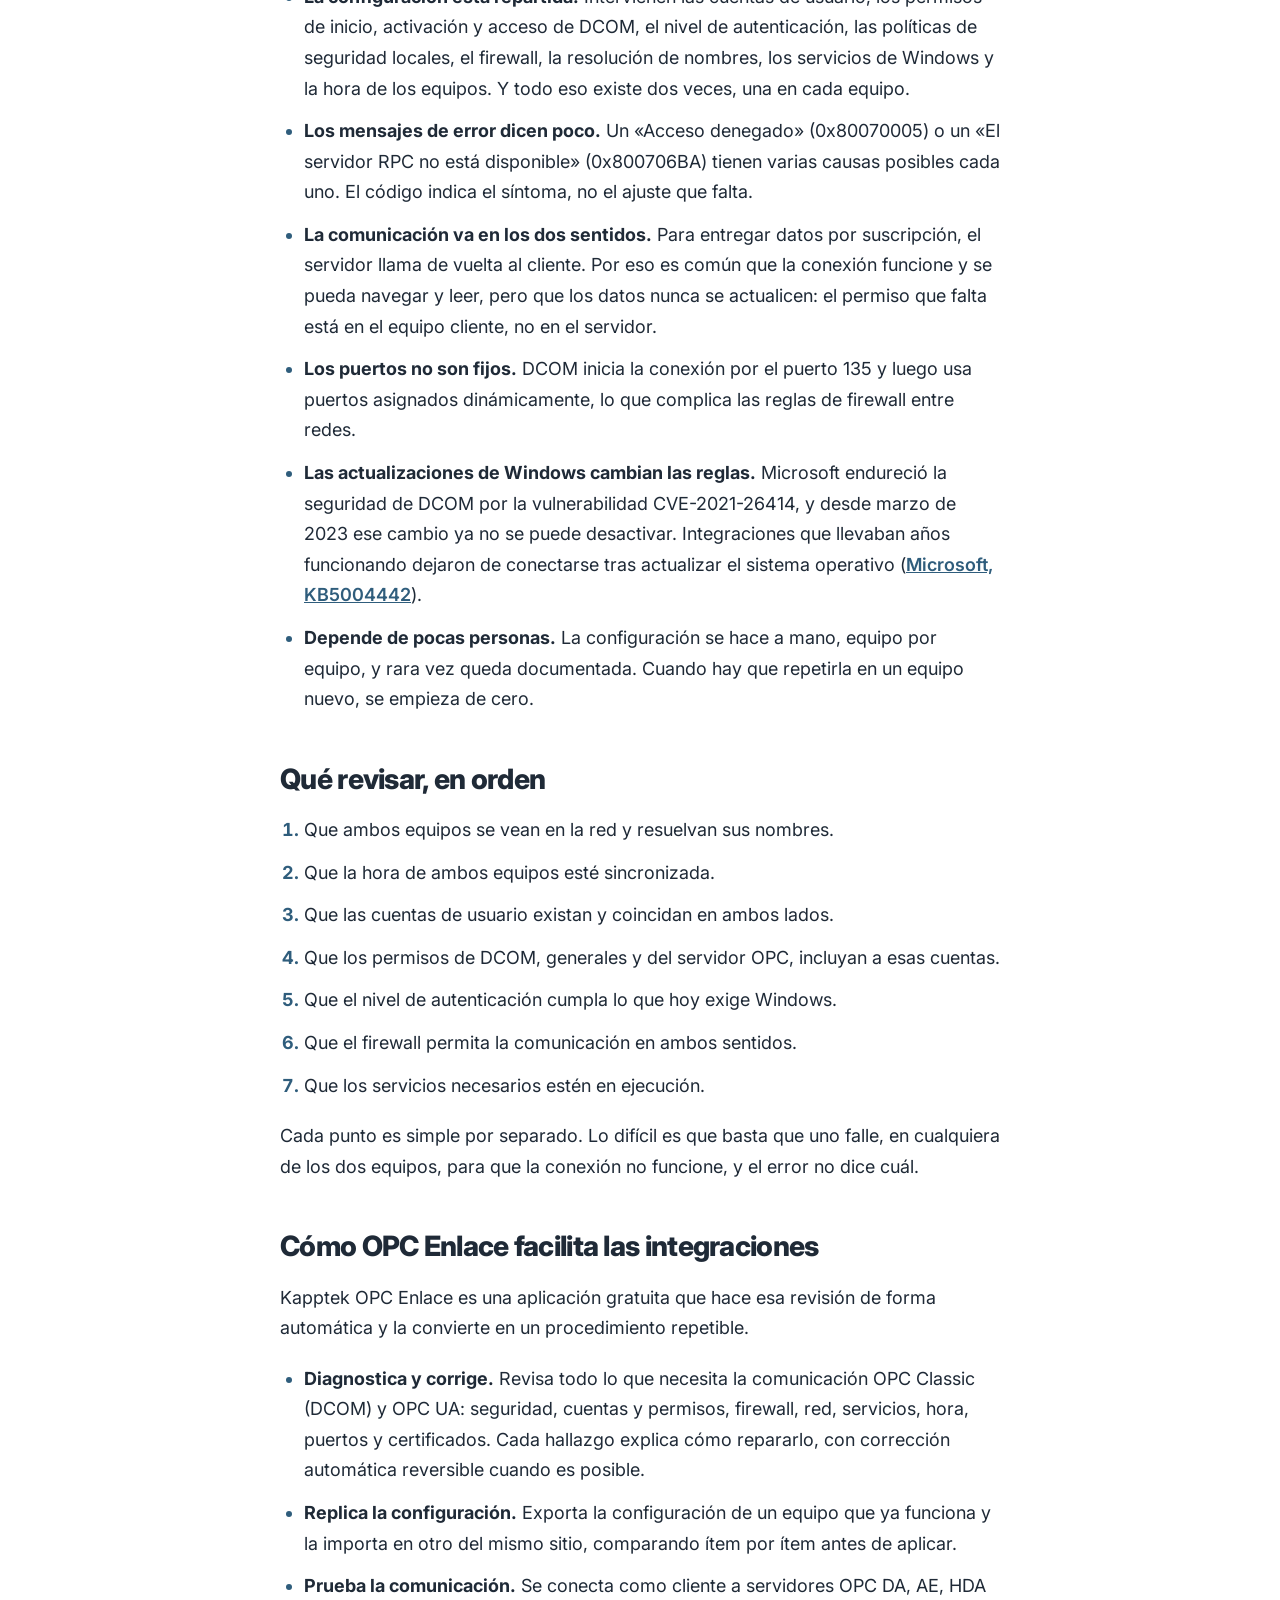
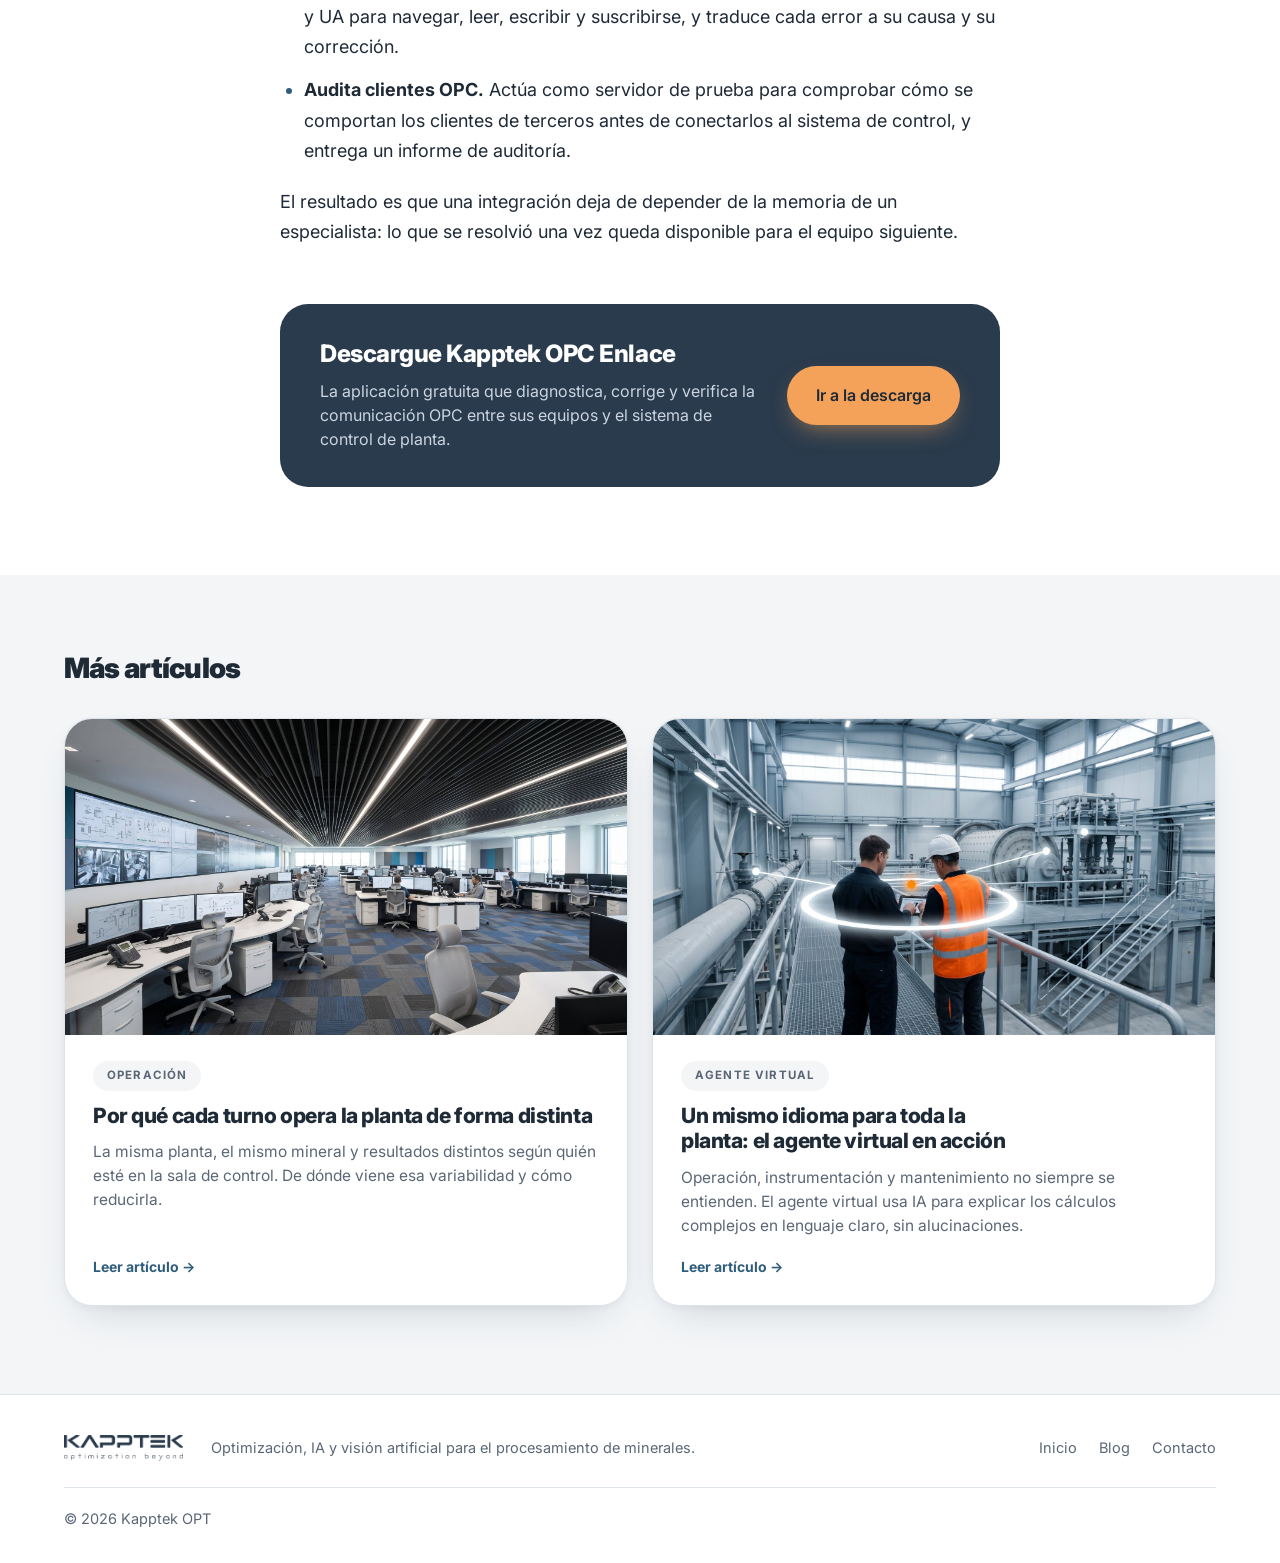
<file: blog/errores-opc-dcom.html>
<!DOCTYPE html>
<html lang="es" data-title-es="Errores de comunicación OPC con DCOM: por qué son tan difíciles de diagnosticar | Kapptek" data-title-en="OPC communication errors with DCOM: why they are so hard to diagnose | Kapptek">
<head>
<meta charset="utf-8">
<meta name="viewport" content="width=device-width, initial-scale=1">
<title>Errores de comunicación OPC con DCOM: por qué son tan difíciles de diagnosticar | Kapptek</title>
<meta name="description" content="La configuración está repartida en dos equipos y los mensajes de error dicen poco. Qué revisar y cómo OPC Enlace facilita las integraciones.">
<link rel="canonical" href="https://www.kapptek.com/blog/errores-opc-dcom.html">
<link rel="icon" href="../favicon.ico" sizes="any">
<link rel="icon" type="image/png" sizes="32x32" href="../img/favicon-32.png">
<link rel="apple-touch-icon" href="../img/apple-touch-icon.png">
<link rel="preconnect" href="https://fonts.googleapis.com">
<link rel="preconnect" href="https://fonts.gstatic.com" crossorigin>
<link href="https://fonts.googleapis.com/css2?family=Inter:wght@400;500;600;700;800;900&family=JetBrains+Mono:wght@400;500;700&display=swap" rel="stylesheet">
<link rel="stylesheet" href="blog.css">
</head>
<body>
<header class="site-header">
  <div class="wrap header-row">
    <a class="brand" href="../index.html" aria-label="Kapptek"><img class="brand-logo" src="../img/logo.png" alt="Kapptek · optimization beyond" width="119" height="26"></a>
    <nav class="nav" id="site-nav" aria-label="Principal">
      <a href="../index.html#soluciones"><span data-l="es">Soluciones</span><span data-l="en">Solutions</span></a>
      <a href="../index.html#enfoque"><span data-l="es">Enfoque</span><span data-l="en">Approach</span></a>
      <a href="../index.html#ciberseguridad"><span data-l="es">Ciberseguridad</span><span data-l="en">Cybersecurity</span></a>
      <a href="../index.html#nosotros"><span data-l="es">Nosotros</span><span data-l="en">About us</span></a>
      <a href="index.html" aria-current="page">Blog</a>
      <a href="../index.html#contacto"><span data-l="es">Contacto</span><span data-l="en">Contact</span></a>
    </nav>
    <div class="header-tools">
      <div class="lang" role="group" aria-label="Idioma / Language">
        <button type="button" data-lang="es" aria-pressed="true">ES</button>
        <button type="button" data-lang="en" aria-pressed="false">EN</button>
      </div>
      <a class="pill pill-orange pill-small header-cta" href="../index.html#contacto"><span data-l="es">Solicitar demostración</span><span data-l="en">Request a demo</span></a>
      <button type="button" class="menu-toggle" id="menu-toggle" aria-expanded="false" aria-controls="site-nav"><span data-l="es">Menú</span><span data-l="en">Menu</span></button>
    </div>
  </div>
</header>
<main>
<article class="post">
  <div class="wrap post-wrap">
    <a class="post-back" href="index.html">← <span data-l="es">Volver al blog</span><span data-l="en">Back to the blog</span></a>
    <span class="post-tag"><span data-l="es">Comunicaciones industriales</span><span data-l="en">Industrial communications</span></span>
    <h1><span data-l="es">Errores de comunicación OPC con DCOM: por qué son tan difíciles de diagnosticar</span><span data-l="en">OPC communication errors with DCOM: why they are so hard to diagnose</span></h1>
    <p class="post-meta">Kapptek · <span data-l="es">25 de noviembre de 2026</span><span data-l="en">November 25, 2026</span> · <span data-l="es">6 min de lectura</span><span data-l="en">6 min read</span></p>
  </div>
  <div class="wrap post-figure"><img src="../img/blog-dcom.jpg" alt="Dos gabinetes con equipos separados por una barrera tenue: varias líneas de datos se detienen a medio camino y solo una logra cruzar" width="1200" height="675"></div>
  <div class="wrap post-wrap post-body">
    <div data-l="es">
<p class="post-lead">Conectar una aplicación al sistema de control de la planta mediante OPC debería tomar minutos. Cuando la conexión usa OPC Classic, con frecuencia toma días, y casi nunca por culpa de la aplicación ni del sistema de control: el problema está en la configuración de Windows que hay entre ambos.</p>
<h2>Por qué OPC Classic depende de DCOM</h2>
<p>Las especificaciones de OPC Classic (DA para datos en tiempo real, AE para alarmas y eventos, HDA para datos históricos) se construyeron sobre COM, la tecnología de componentes de Windows. Cuando el cliente y el servidor están en equipos distintos, esa comunicación viaja por DCOM, la versión distribuida de COM.</p>
<p>La consecuencia es que una conexión OPC Classic no depende solo del software OPC. Depende de que dos equipos con Windows se autoricen mutuamente, y esa autorización se define fuera de las aplicaciones.</p>
<h2>Por qué es tan difícil de diagnosticar</h2>
<ul>
<li><b>La configuración está repartida.</b> Intervienen las cuentas de usuario, los permisos de inicio, activación y acceso de DCOM, el nivel de autenticación, las políticas de seguridad locales, el firewall, la resolución de nombres, los servicios de Windows y la hora de los equipos. Y todo eso existe dos veces, una en cada equipo.</li>
<li><b>Los mensajes de error dicen poco.</b> Un «Acceso denegado» (0x80070005) o un «El servidor RPC no está disponible» (0x800706BA) tienen varias causas posibles cada uno. El código indica el síntoma, no el ajuste que falta.</li>
<li><b>La comunicación va en los dos sentidos.</b> Para entregar datos por suscripción, el servidor llama de vuelta al cliente. Por eso es común que la conexión funcione y se pueda navegar y leer, pero que los datos nunca se actualicen: el permiso que falta está en el equipo cliente, no en el servidor.</li>
<li><b>Los puertos no son fijos.</b> DCOM inicia la conexión por el puerto 135 y luego usa puertos asignados dinámicamente, lo que complica las reglas de firewall entre redes.</li>
<li><b>Las actualizaciones de Windows cambian las reglas.</b> Microsoft endureció la seguridad de DCOM por la vulnerabilidad CVE-2021-26414, y desde marzo de 2023 ese cambio ya no se puede desactivar. Integraciones que llevaban años funcionando dejaron de conectarse tras actualizar el sistema operativo (<a href="https://support.microsoft.com/en-us/help/5004442" target="_blank" rel="noopener">Microsoft, KB5004442</a>).</li>
<li><b>Depende de pocas personas.</b> La configuración se hace a mano, equipo por equipo, y rara vez queda documentada. Cuando hay que repetirla en un equipo nuevo, se empieza de cero.</li>
</ul>
<h2>Qué revisar, en orden</h2>
<ol>
<li>Que ambos equipos se vean en la red y resuelvan sus nombres.</li>
<li>Que la hora de ambos equipos esté sincronizada.</li>
<li>Que las cuentas de usuario existan y coincidan en ambos lados.</li>
<li>Que los permisos de DCOM, generales y del servidor OPC, incluyan a esas cuentas.</li>
<li>Que el nivel de autenticación cumpla lo que hoy exige Windows.</li>
<li>Que el firewall permita la comunicación en ambos sentidos.</li>
<li>Que los servicios necesarios estén en ejecución.</li>
</ol>
<p>Cada punto es simple por separado. Lo difícil es que basta que uno falle, en cualquiera de los dos equipos, para que la conexión no funcione, y el error no dice cuál.</p>
<h2>Cómo OPC Enlace facilita las integraciones</h2>
<p>Kapptek OPC Enlace es una aplicación gratuita que hace esa revisión de forma automática y la convierte en un procedimiento repetible.</p>
<ul>
<li><b>Diagnostica y corrige.</b> Revisa todo lo que necesita la comunicación OPC Classic (DCOM) y OPC UA: seguridad, cuentas y permisos, firewall, red, servicios, hora, puertos y certificados. Cada hallazgo explica cómo repararlo, con corrección automática reversible cuando es posible.</li>
<li><b>Replica la configuración.</b> Exporta la configuración de un equipo que ya funciona y la importa en otro del mismo sitio, comparando ítem por ítem antes de aplicar.</li>
<li><b>Prueba la comunicación.</b> Se conecta como cliente a servidores OPC DA, AE, HDA y UA para navegar, leer, escribir y suscribirse, y traduce cada error a su causa y su corrección.</li>
<li><b>Audita clientes OPC.</b> Actúa como servidor de prueba para comprobar cómo se comportan los clientes de terceros antes de conectarlos al sistema de control, y entrega un informe de auditoría.</li>
</ul>
<p>El resultado es que una integración deja de depender de la memoria de un especialista: lo que se resolvió una vez queda disponible para el equipo siguiente.</p>
</div>
    <div data-l="en">
<p class="post-lead">Connecting an application to the plant control system through OPC should take minutes. When the connection uses OPC Classic, it often takes days, and almost never because of the application or the control system: the problem lies in the Windows configuration that sits between them.</p>
<h2>Why OPC Classic depends on DCOM</h2>
<p>The OPC Classic specifications (DA for real-time data, AE for alarms and events, HDA for historical data) were built on COM, the Windows component technology. When the client and the server are on different computers, that communication travels over DCOM, the distributed version of COM.</p>
<p>As a consequence, an OPC Classic connection does not depend only on the OPC software. It depends on two Windows computers authorizing each other, and that authorization is defined outside the applications.</p>
<h2>Why it is so hard to diagnose</h2>
<ul>
<li><b>The configuration is scattered.</b> It involves user accounts, DCOM launch, activation and access permissions, the authentication level, local security policies, the firewall, name resolution, Windows services and the clock of each computer. And all of that exists twice, once on each machine.</li>
<li><b>Error messages say little.</b> An "Access denied" (0x80070005) or "The RPC server is unavailable" (0x800706BA) each have several possible causes. The code points to the symptom, not to the missing setting.</li>
<li><b>Communication runs both ways.</b> To deliver data by subscription, the server calls back to the client. That is why it is common for the connection to work, and for browsing and reading to succeed, while the data never updates: the missing permission is on the client computer, not on the server.</li>
<li><b>Ports are not fixed.</b> DCOM starts the connection on port 135 and then uses dynamically assigned ports, which complicates firewall rules between networks.</li>
<li><b>Windows updates change the rules.</b> Microsoft hardened DCOM security because of vulnerability CVE-2021-26414, and since March 2023 that change can no longer be disabled. Integrations that had worked for years stopped connecting after the operating system was updated (<a href="https://support.microsoft.com/en-us/help/5004442" target="_blank" rel="noopener">Microsoft, KB5004442</a>).</li>
<li><b>It depends on a few people.</b> The configuration is done by hand, machine by machine, and is rarely documented. When it has to be repeated on a new computer, the work starts from scratch.</li>
</ul>
<h2>What to check, in order</h2>
<ol>
<li>That both computers can see each other on the network and resolve each other's names.</li>
<li>That the clocks of both computers are synchronized.</li>
<li>That the user accounts exist and match on both sides.</li>
<li>That DCOM permissions, both general and for the OPC server, include those accounts.</li>
<li>That the authentication level meets what Windows requires today.</li>
<li>That the firewall allows communication in both directions.</li>
<li>That the required services are running.</li>
</ol>
<p>Each item is simple on its own. The difficulty is that a single failure, on either computer, is enough to break the connection, and the error does not say which one.</p>
<h2>How OPC Enlace makes integrations easier</h2>
<p>Kapptek OPC Enlace is a free application that runs this review automatically and turns it into a repeatable procedure.</p>
<ul>
<li><b>Diagnoses and fixes.</b> It checks everything OPC Classic (DCOM) and OPC UA communication needs: security, accounts and permissions, firewall, network, services, time, ports and certificates. Each finding explains how to repair it, with reversible automatic correction when possible.</li>
<li><b>Replicates the configuration.</b> It exports the configuration of a computer that already works and imports it into another one at the same site, comparing item by item before applying.</li>
<li><b>Tests the communication.</b> It connects as a client to OPC DA, AE, HDA and UA servers to browse, read, write and subscribe, and translates each error into its cause and its fix.</li>
<li><b>Audits OPC clients.</b> It acts as a test server to check how third-party clients behave before they are connected to the control system, and delivers an audit report.</li>
</ul>
<p>The result is that an integration no longer depends on one specialist's memory: what was solved once remains available for the next computer.</p>
</div>
    <aside class="post-cta">
      <div>
        <h2><span data-l="es">Descargue Kapptek OPC Enlace</span><span data-l="en">Download Kapptek OPC Enlace</span></h2>
        <p><span data-l="es">La aplicación gratuita que diagnostica, corrige y verifica la comunicación OPC entre sus equipos y el sistema de control de planta.</span><span data-l="en">The free application that diagnoses, fixes and verifies OPC communication between your computers and the plant control system.</span></p>
      </div>
      <a class="pill pill-orange" href="../index.html#opc-enlace"><span data-l="es">Ir a la descarga</span><span data-l="en">Go to download</span></a>
    </aside>
  </div>
</article>
<section class="blog-list more">
  <div class="wrap">
    <h2 class="more-title"><span data-l="es">Más artículos</span><span data-l="en">More articles</span></h2>
    <div class="post-grid two">
      <a class="post-card" href="variabilidad-entre-turnos.html">
        <img src="../img/hero-2.jpg" alt="Sala de control de una planta concentradora con operadores frente a sus pantallas" loading="lazy" width="1200" height="675">
        <div class="post-card-body">
          <span class="post-tag"><span data-l="es">Operación</span><span data-l="en">Operations</span></span>
          <h2><span data-l="es">Por qué cada turno opera la planta de forma distinta</span><span data-l="en">Why every shift runs the plant differently</span></h2>
          <p><span data-l="es">La misma planta, el mismo mineral y resultados distintos según quién esté en la sala de control. De dónde viene esa variabilidad y cómo reducirla.</span><span data-l="en">The same plant, the same ore and different results depending on who is in the control room. Where that variability comes from and how to reduce it.</span></p>
          <span class="post-more"><span data-l="es">Leer artículo</span><span data-l="en">Read article</span> →</span>
        </div>
      </a>
      <a class="post-card" href="agente-virtual-lenguaje-claro.html">
        <img src="../img/blog-agente.jpg" alt="Dos trabajadores de una planta concentradora revisan juntos una tableta, con líneas de luz que la conectan a una válvula y a un molino" loading="lazy" width="1200" height="675">
        <div class="post-card-body">
          <span class="post-tag"><span data-l="es">Agente virtual</span><span data-l="en">Virtual agent</span></span>
          <h2><span data-l="es">Un mismo idioma para toda la planta: el agente virtual en acción</span><span data-l="en">One language for the whole plant: the virtual agent in action</span></h2>
          <p><span data-l="es">Operación, instrumentación y mantenimiento no siempre se entienden. El agente virtual usa IA para explicar los cálculos complejos en lenguaje claro, sin alucinaciones.</span><span data-l="en">Operations, instrumentation and maintenance do not always understand each other. The virtual agent uses AI to explain complex calculations in plain language, without hallucinations.</span></p>
          <span class="post-more"><span data-l="es">Leer artículo</span><span data-l="en">Read article</span> →</span>
        </div>
      </a>
    </div>
  </div>
</section>
</main>
<footer class="site-footer">
  <div class="wrap footer-row">
    <a class="brand" href="../index.html" aria-label="Kapptek"><img class="brand-logo" src="../img/logo.png" alt="Kapptek · optimization beyond" width="119" height="26" loading="lazy"></a>
    <p><span data-l="es">Optimización, IA y visión artificial para el procesamiento de minerales.</span><span data-l="en">Optimization, AI and machine vision for mineral processing.</span></p>
    <p class="footer-links"><a href="../index.html"><span data-l="es">Inicio</span><span data-l="en">Home</span></a><a href="index.html">Blog</a><a href="../index.html#contacto"><span data-l="es">Contacto</span><span data-l="en">Contact</span></a></p>
  </div>
  <div class="wrap"><p class="footer-note">© 2026 Kapptek OPT</p></div>
</footer>
<script src="blog.js"></script>
</body>
</html>
</file>
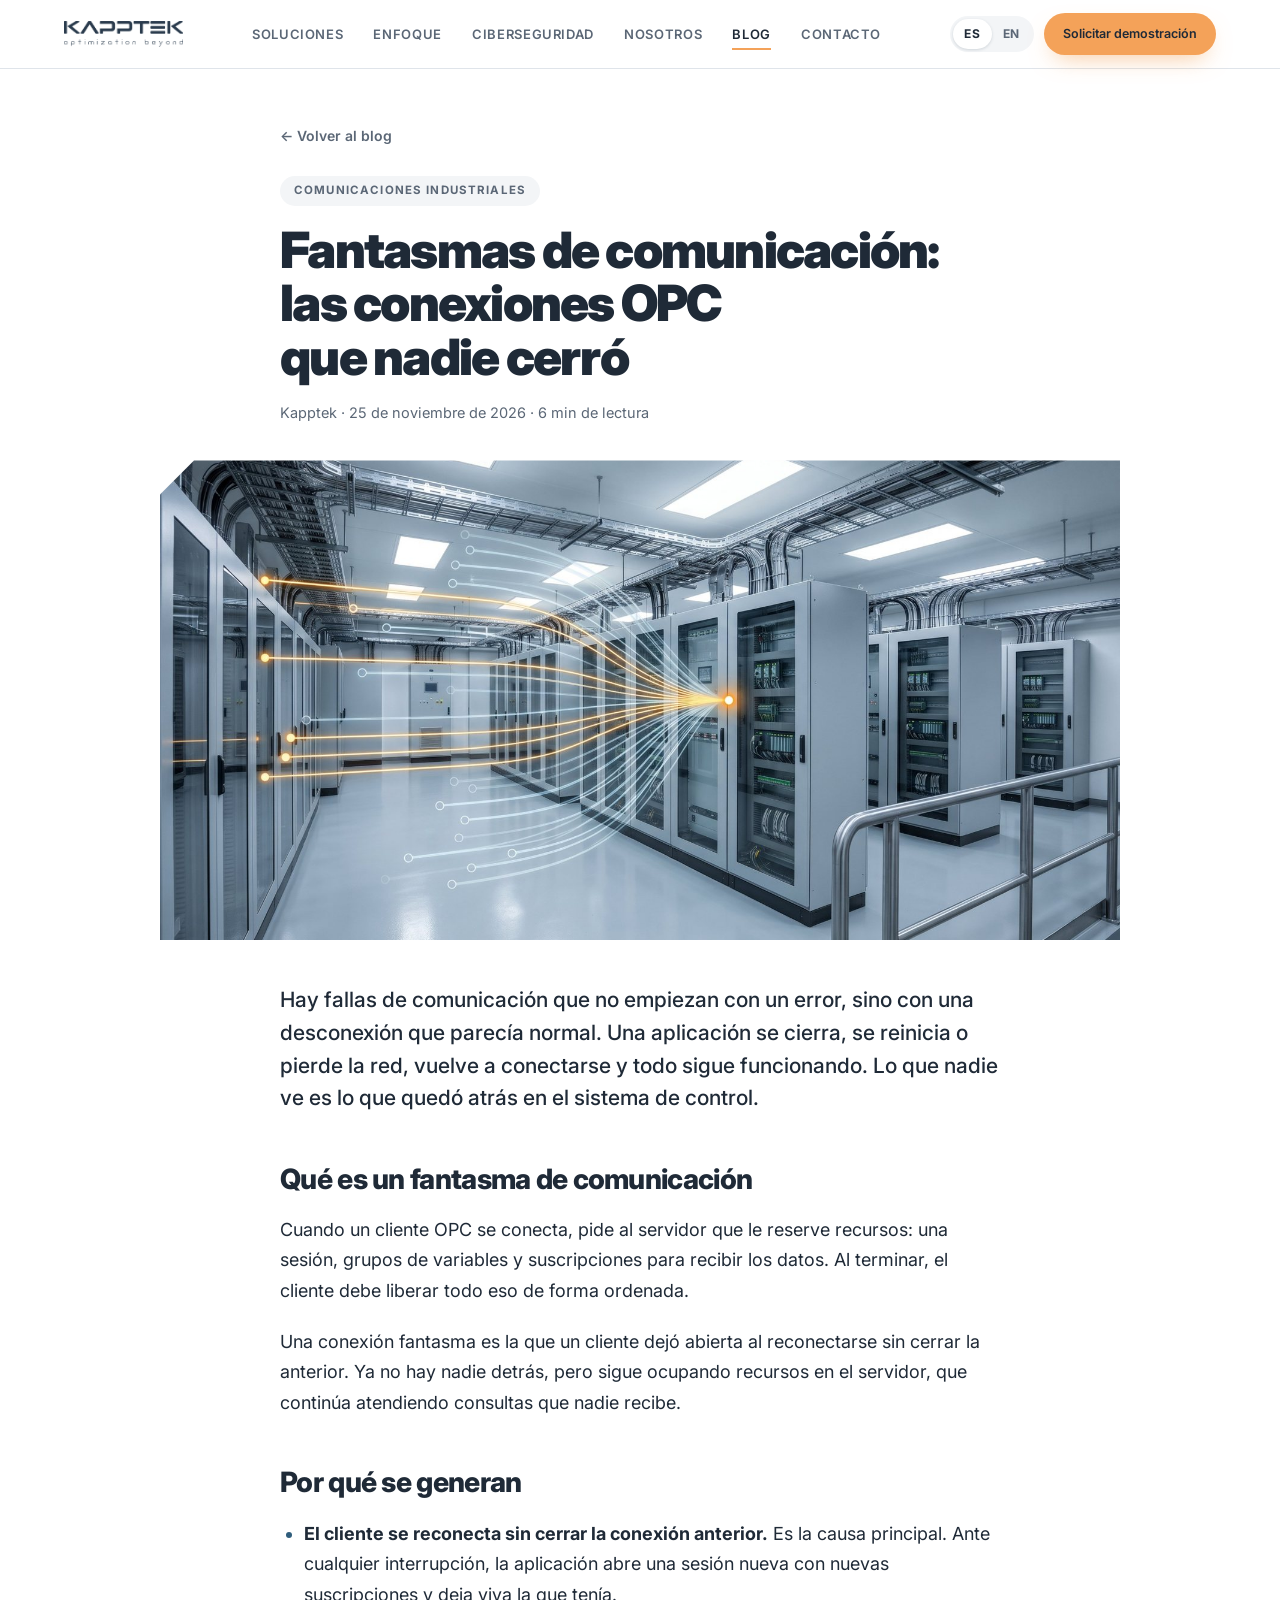
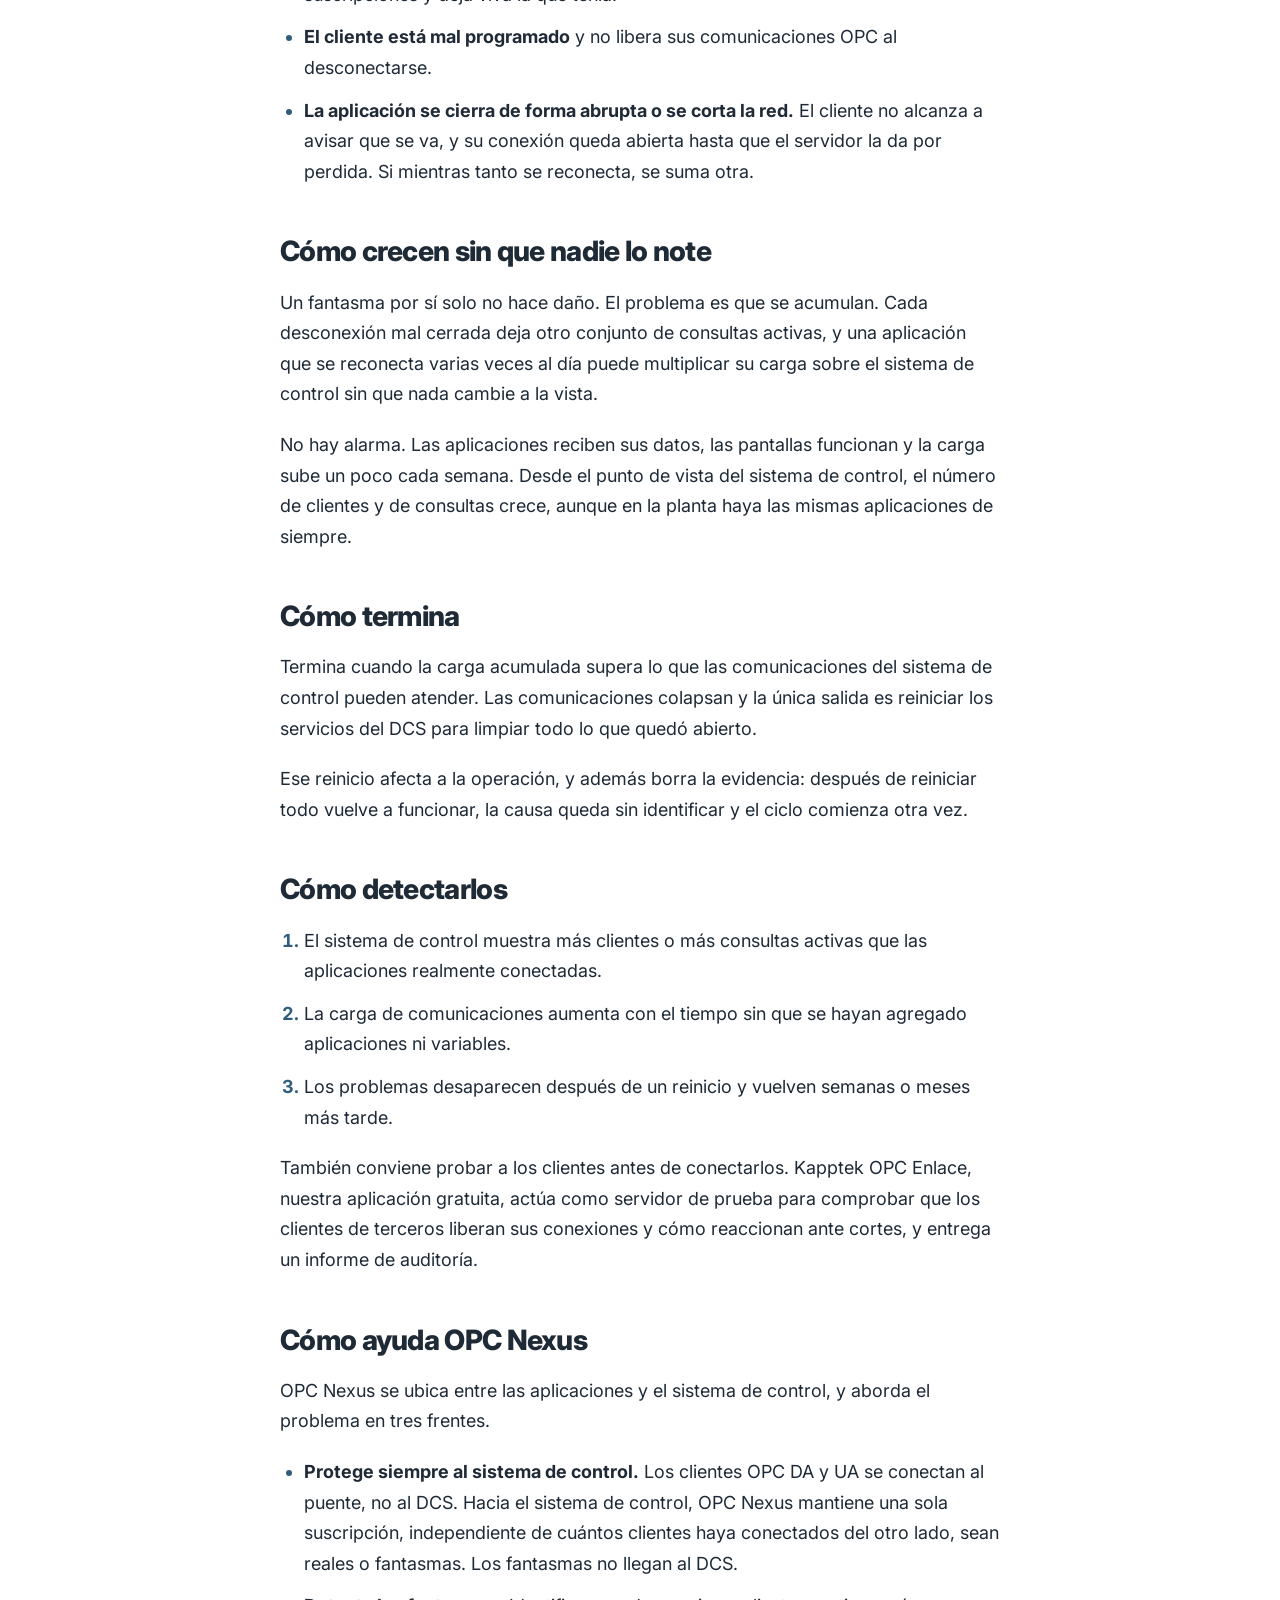
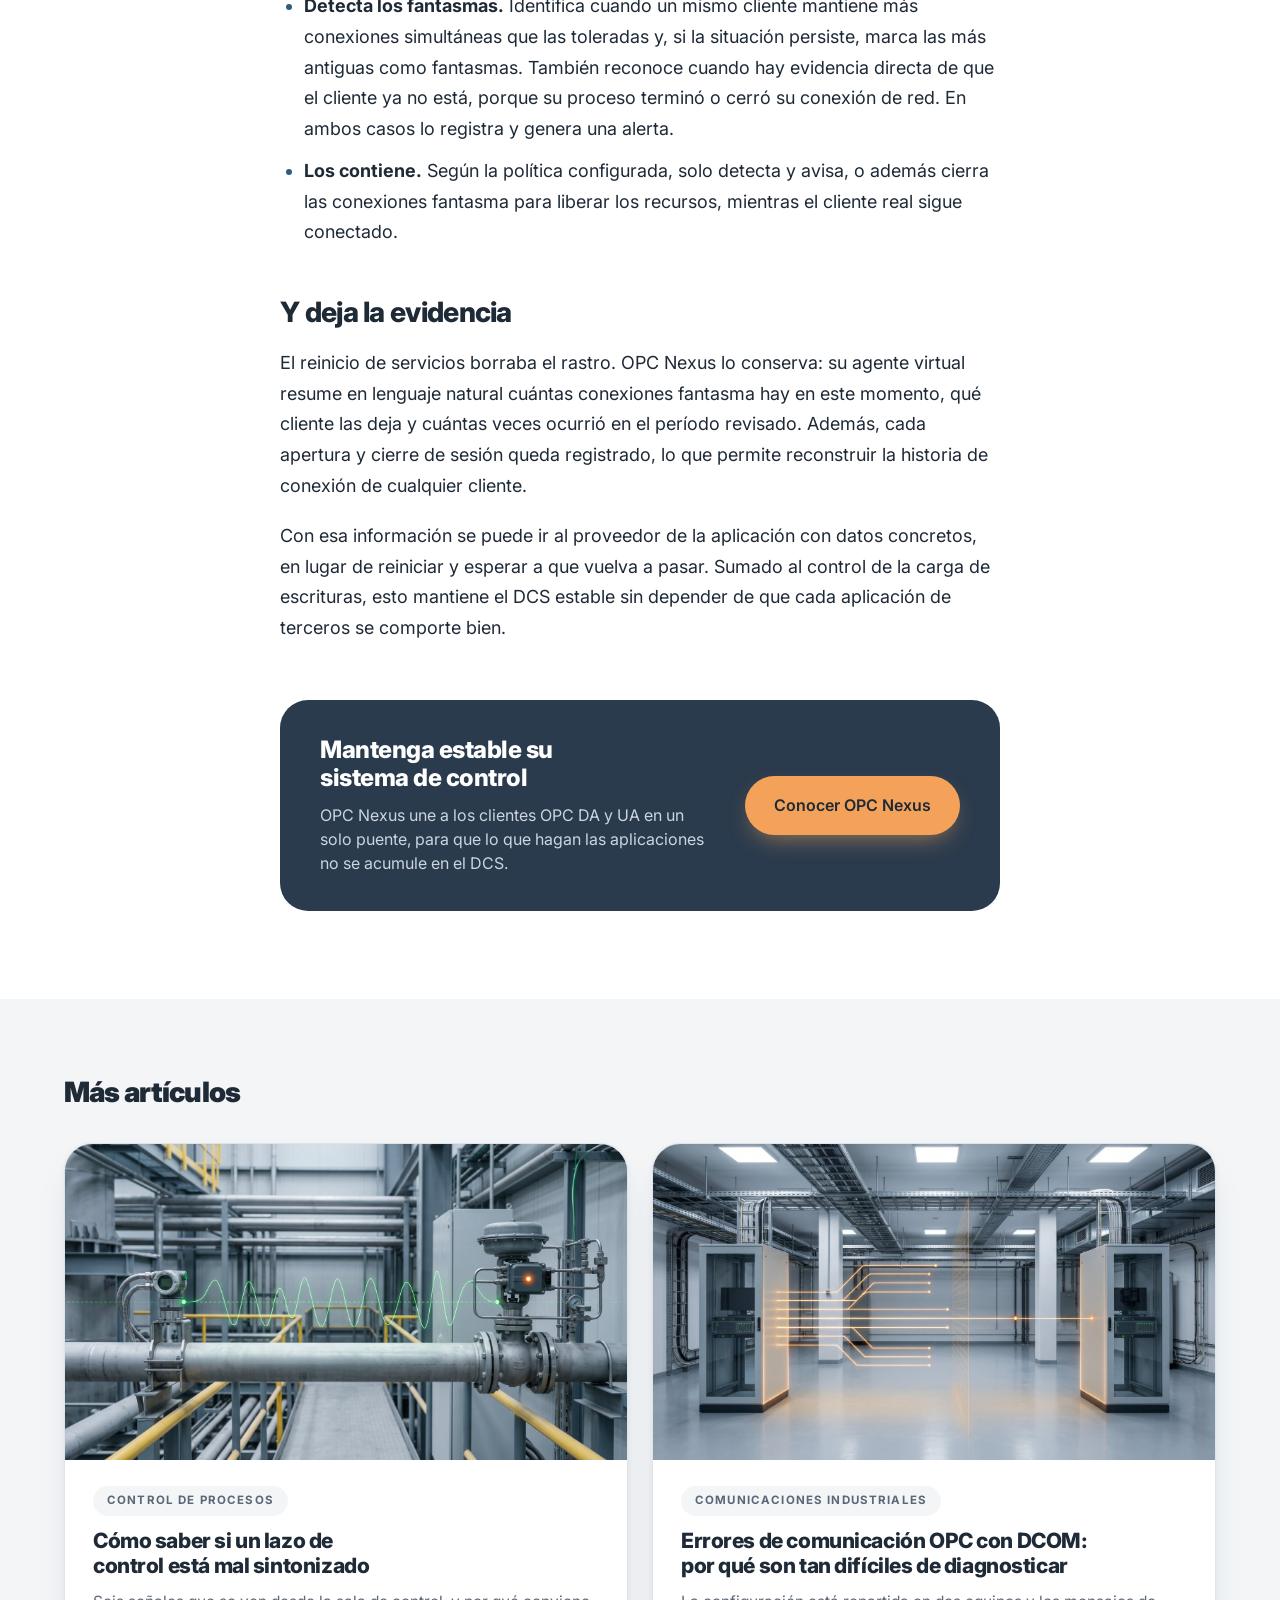
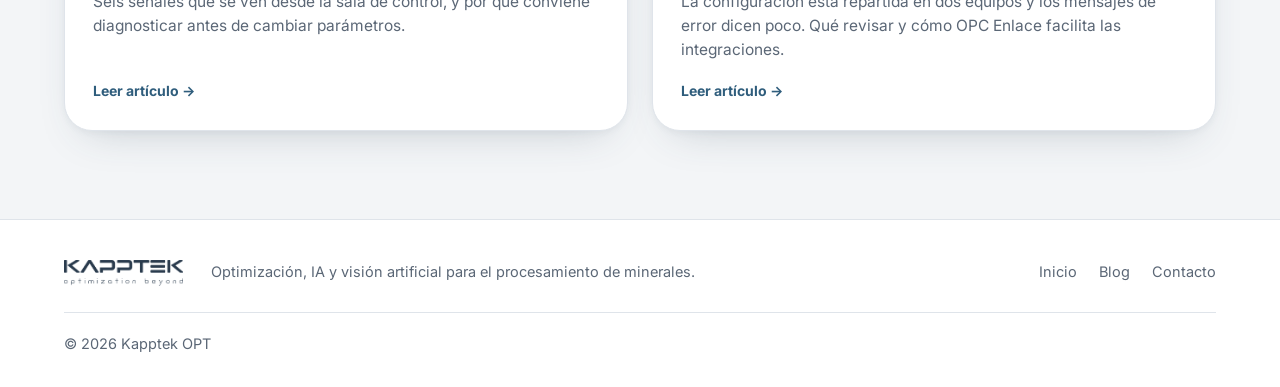
<file: blog/fantasmas-de-comunicacion-opc.html>
<!DOCTYPE html>
<html lang="es" data-title-es="Fantasmas de comunicación: las conexiones OPC que nadie cerró | Kapptek" data-title-en="Communication ghosts: the OPC connections nobody closed | Kapptek">
<head>
<meta charset="utf-8">
<meta name="viewport" content="width=device-width, initial-scale=1">
<title>Fantasmas de comunicación: las conexiones OPC que nadie cerró | Kapptek</title>
<meta name="description" content="Clientes que se desconectan sin liberar sus comunicaciones dejan carga que se acumula en silencio, hasta obligar a reiniciar los servicios del DCS.">
<link rel="canonical" href="https://www.kapptek.com/blog/fantasmas-de-comunicacion-opc.html">
<link rel="icon" href="../favicon.ico" sizes="any">
<link rel="icon" type="image/png" sizes="32x32" href="../img/favicon-32.png">
<link rel="apple-touch-icon" href="../img/apple-touch-icon.png">
<link rel="preconnect" href="https://fonts.googleapis.com">
<link rel="preconnect" href="https://fonts.gstatic.com" crossorigin>
<link href="https://fonts.googleapis.com/css2?family=Inter:wght@400;500;600;700;800;900&family=JetBrains+Mono:wght@400;500;700&display=swap" rel="stylesheet">
<link rel="stylesheet" href="blog.css">
</head>
<body>
<header class="site-header">
  <div class="wrap header-row">
    <a class="brand" href="../index.html" aria-label="Kapptek"><img class="brand-logo" src="../img/logo.png" alt="Kapptek · optimization beyond" width="119" height="26"></a>
    <nav class="nav" id="site-nav" aria-label="Principal">
      <a href="../index.html#soluciones"><span data-l="es">Soluciones</span><span data-l="en">Solutions</span></a>
      <a href="../index.html#enfoque"><span data-l="es">Enfoque</span><span data-l="en">Approach</span></a>
      <a href="../index.html#ciberseguridad"><span data-l="es">Ciberseguridad</span><span data-l="en">Cybersecurity</span></a>
      <a href="../index.html#nosotros"><span data-l="es">Nosotros</span><span data-l="en">About us</span></a>
      <a href="index.html" aria-current="page">Blog</a>
      <a href="../index.html#contacto"><span data-l="es">Contacto</span><span data-l="en">Contact</span></a>
    </nav>
    <div class="header-tools">
      <div class="lang" role="group" aria-label="Idioma / Language">
        <button type="button" data-lang="es" aria-pressed="true">ES</button>
        <button type="button" data-lang="en" aria-pressed="false">EN</button>
      </div>
      <a class="pill pill-orange pill-small header-cta" href="../index.html#contacto"><span data-l="es">Solicitar demostración</span><span data-l="en">Request a demo</span></a>
      <button type="button" class="menu-toggle" id="menu-toggle" aria-expanded="false" aria-controls="site-nav"><span data-l="es">Menú</span><span data-l="en">Menu</span></button>
    </div>
  </div>
</header>
<main>
<article class="post">
  <div class="wrap post-wrap">
    <a class="post-back" href="index.html">← <span data-l="es">Volver al blog</span><span data-l="en">Back to the blog</span></a>
    <span class="post-tag"><span data-l="es">Comunicaciones industriales</span><span data-l="en">Industrial communications</span></span>
    <h1><span data-l="es">Fantasmas de comunicación: las conexiones OPC que nadie cerró</span><span data-l="en">Communication ghosts: the OPC connections nobody closed</span></h1>
    <p class="post-meta">Kapptek · <span data-l="es">25 de noviembre de 2026</span><span data-l="en">November 25, 2026</span> · <span data-l="es">6 min de lectura</span><span data-l="en">6 min read</span></p>
  </div>
  <div class="wrap post-figure"><img src="../img/blog-fantasmas.jpg" alt="Sala de gabinetes de control donde unas pocas líneas de datos sólidas y muchas líneas tenues, sin origen, llegan al mismo controlador" width="1200" height="675"></div>
  <div class="wrap post-wrap post-body">
    <div data-l="es">
<p class="post-lead">Hay fallas de comunicación que no empiezan con un error, sino con una desconexión que parecía normal. Una aplicación se cierra, se reinicia o pierde la red, vuelve a conectarse y todo sigue funcionando. Lo que nadie ve es lo que quedó atrás en el sistema de control.</p>
<h2>Qué es un fantasma de comunicación</h2>
<p>Cuando un cliente OPC se conecta, pide al servidor que le reserve recursos: una sesión, grupos de variables y suscripciones para recibir los datos. Al terminar, el cliente debe liberar todo eso de forma ordenada.</p>
<p>Una conexión fantasma es la que un cliente dejó abierta al reconectarse sin cerrar la anterior. Ya no hay nadie detrás, pero sigue ocupando recursos en el servidor, que continúa atendiendo consultas que nadie recibe.</p>
<h2>Por qué se generan</h2>
<ul>
<li><b>El cliente se reconecta sin cerrar la conexión anterior.</b> Es la causa principal. Ante cualquier interrupción, la aplicación abre una sesión nueva con nuevas suscripciones y deja viva la que tenía.</li>
<li><b>El cliente está mal programado</b> y no libera sus comunicaciones OPC al desconectarse.</li>
<li><b>La aplicación se cierra de forma abrupta o se corta la red.</b> El cliente no alcanza a avisar que se va, y su conexión queda abierta hasta que el servidor la da por perdida. Si mientras tanto se reconecta, se suma otra.</li>
</ul>
<h2>Cómo crecen sin que nadie lo note</h2>
<p>Un fantasma por sí solo no hace daño. El problema es que se acumulan. Cada desconexión mal cerrada deja otro conjunto de consultas activas, y una aplicación que se reconecta varias veces al día puede multiplicar su carga sobre el sistema de control sin que nada cambie a la vista.</p>
<p>No hay alarma. Las aplicaciones reciben sus datos, las pantallas funcionan y la carga sube un poco cada semana. Desde el punto de vista del sistema de control, el número de clientes y de consultas crece, aunque en la planta haya las mismas aplicaciones de siempre.</p>
<h2>Cómo termina</h2>
<p>Termina cuando la carga acumulada supera lo que las comunicaciones del sistema de control pueden atender. Las comunicaciones colapsan y la única salida es reiniciar los servicios del DCS para limpiar todo lo que quedó abierto.</p>
<p>Ese reinicio afecta a la operación, y además borra la evidencia: después de reiniciar todo vuelve a funcionar, la causa queda sin identificar y el ciclo comienza otra vez.</p>
<h2>Cómo detectarlos</h2>
<ol>
<li>El sistema de control muestra más clientes o más consultas activas que las aplicaciones realmente conectadas.</li>
<li>La carga de comunicaciones aumenta con el tiempo sin que se hayan agregado aplicaciones ni variables.</li>
<li>Los problemas desaparecen después de un reinicio y vuelven semanas o meses más tarde.</li>
</ol>
<p>También conviene probar a los clientes antes de conectarlos. Kapptek OPC Enlace, nuestra aplicación gratuita, actúa como servidor de prueba para comprobar que los clientes de terceros liberan sus conexiones y cómo reaccionan ante cortes, y entrega un informe de auditoría.</p>
<h2>Cómo ayuda OPC Nexus</h2>
<p>OPC Nexus se ubica entre las aplicaciones y el sistema de control, y aborda el problema en tres frentes.</p>
<ul>
<li><b>Protege siempre al sistema de control.</b> Los clientes OPC DA y UA se conectan al puente, no al DCS. Hacia el sistema de control, OPC Nexus mantiene una sola suscripción, independiente de cuántos clientes haya conectados del otro lado, sean reales o fantasmas. Los fantasmas no llegan al DCS.</li>
<li><b>Detecta los fantasmas.</b> Identifica cuando un mismo cliente mantiene más conexiones simultáneas que las toleradas y, si la situación persiste, marca las más antiguas como fantasmas. También reconoce cuando hay evidencia directa de que el cliente ya no está, porque su proceso terminó o cerró su conexión de red. En ambos casos lo registra y genera una alerta.</li>
<li><b>Los contiene.</b> Según la política configurada, solo detecta y avisa, o además cierra las conexiones fantasma para liberar los recursos, mientras el cliente real sigue conectado.</li>
</ul>
<h2>Y deja la evidencia</h2>
<p>El reinicio de servicios borraba el rastro. OPC Nexus lo conserva: su agente virtual resume en lenguaje natural cuántas conexiones fantasma hay en este momento, qué cliente las deja y cuántas veces ocurrió en el período revisado. Además, cada apertura y cierre de sesión queda registrado, lo que permite reconstruir la historia de conexión de cualquier cliente.</p>
<p>Con esa información se puede ir al proveedor de la aplicación con datos concretos, en lugar de reiniciar y esperar a que vuelva a pasar. Sumado al control de la carga de escrituras, esto mantiene el DCS estable sin depender de que cada aplicación de terceros se comporte bien.</p>
</div>
    <div data-l="en">
<p class="post-lead">Some communication failures do not start with an error, but with a disconnection that looked normal. An application closes, restarts or loses the network, reconnects, and everything keeps working. What nobody sees is what was left behind in the control system.</p>
<h2>What a communication ghost is</h2>
<p>When an OPC client connects, it asks the server to reserve resources for it: a session, groups of variables and subscriptions to receive data. When it finishes, the client must release all of that in an orderly way.</p>
<p>A ghost connection is one that a client left open when it reconnected without closing the previous one. Nobody is behind it anymore, but it still takes up resources on the server, which keeps serving requests that nobody receives.</p>
<h2>Why they appear</h2>
<ul>
<li><b>The client reconnects without closing the previous connection.</b> This is the main cause. After any interruption, the application opens a new session with new subscriptions and leaves the old one alive.</li>
<li><b>The client is poorly programmed</b> and does not release its OPC communications when it disconnects.</li>
<li><b>The application closes abruptly or the network drops.</b> The client never gets to announce that it is leaving, and its connection stays open until the server gives it up for lost. If it reconnects in the meantime, another one is added.</li>
</ul>
<h2>How they grow unnoticed</h2>
<p>A single ghost does no harm. The problem is that they accumulate. Each badly closed disconnection leaves another set of active requests, and an application that reconnects several times a day can multiply its load on the control system with no visible change.</p>
<p>There is no alarm. Applications receive their data, displays work and the load rises a little every week. From the control system's point of view, the number of clients and requests grows, even though the plant has the same applications as always.</p>
<h2>How it ends</h2>
<p>It ends when the accumulated load exceeds what the control system's communications can handle. Communications collapse and the only way out is to restart the DCS services to clear everything that was left open.</p>
<p>That restart affects operations, and it also erases the evidence: after the restart everything works again, the cause remains unidentified and the cycle starts over.</p>
<h2>How to detect them</h2>
<ol>
<li>The control system shows more clients or more active requests than the applications actually connected.</li>
<li>The communication load increases over time although no applications or variables have been added.</li>
<li>Problems disappear after a restart and return weeks or months later.</li>
</ol>
<p>It also pays to test clients before connecting them. Kapptek OPC Enlace, our free application, acts as a test server to check that third-party clients release their connections and how they react to outages, and delivers an audit report.</p>
<h2>How OPC Nexus helps</h2>
<p>OPC Nexus sits between the applications and the control system, and addresses the problem on three fronts.</p>
<ul>
<li><b>It always protects the control system.</b> OPC DA and UA clients connect to the bridge, not to the DCS. Towards the control system, OPC Nexus keeps a single subscription, regardless of how many clients are connected on the other side, real or ghost. Ghosts do not reach the DCS.</li>
<li><b>It detects ghosts.</b> It identifies when the same client holds more simultaneous connections than tolerated and, if the situation persists, marks the oldest ones as ghosts. It also recognizes when there is direct evidence that the client is gone, because its process ended or it closed its network connection. In both cases it logs the event and raises an alert.</li>
<li><b>It contains them.</b> Depending on the configured policy, it only detects and warns, or it also closes the ghost connections to free the resources, while the real client stays connected.</li>
</ul>
<h2>And it keeps the evidence</h2>
<p>Restarting services used to erase the trail. OPC Nexus keeps it: its virtual agent summarizes in natural language how many ghost connections there are right now, which client leaves them and how many times it happened in the period reviewed. In addition, every session opening and closing is logged, which makes it possible to reconstruct the connection history of any client.</p>
<p>With that information, you can go to the application's vendor with concrete data, instead of restarting and waiting for it to happen again. Together with control of the write load, this keeps the DCS stable without depending on every third-party application behaving well.</p>
</div>
    <aside class="post-cta">
      <div>
        <h2><span data-l="es">Mantenga estable su sistema de control</span><span data-l="en">Keep your control system stable</span></h2>
        <p><span data-l="es">OPC Nexus une a los clientes OPC DA y UA en un solo puente, para que lo que hagan las aplicaciones no se acumule en el DCS.</span><span data-l="en">OPC Nexus joins OPC DA and UA clients in a single bridge, so that what applications do does not build up in the DCS.</span></p>
      </div>
      <a class="pill pill-orange" href="../index.html#opc-nexus"><span data-l="es">Conocer OPC Nexus</span><span data-l="en">Discover OPC Nexus</span></a>
    </aside>
  </div>
</article>
<section class="blog-list more">
  <div class="wrap">
    <h2 class="more-title"><span data-l="es">Más artículos</span><span data-l="en">More articles</span></h2>
    <div class="post-grid two">
      <a class="post-card" href="lazo-de-control-mal-sintonizado.html">
        <img src="../img/blog-lazo.jpg" alt="Tubería de proceso con un transmisor y una válvula de control, y una señal verde que oscila sin estabilizarse alrededor de su valor deseado" loading="lazy" width="1200" height="675">
        <div class="post-card-body">
          <span class="post-tag"><span data-l="es">Control de procesos</span><span data-l="en">Process control</span></span>
          <h2><span data-l="es">Cómo saber si un lazo de control está mal sintonizado</span><span data-l="en">How to tell if a control loop is poorly tuned</span></h2>
          <p><span data-l="es">Seis señales que se ven desde la sala de control, y por qué conviene diagnosticar antes de cambiar parámetros.</span><span data-l="en">Six signs you can see from the control room, and why it pays to diagnose before changing parameters.</span></p>
          <span class="post-more"><span data-l="es">Leer artículo</span><span data-l="en">Read article</span> →</span>
        </div>
      </a>
      <a class="post-card" href="errores-opc-dcom.html">
        <img src="../img/blog-dcom.jpg" alt="Dos gabinetes con equipos separados por una barrera tenue: varias líneas de datos se detienen a medio camino y solo una logra cruzar" loading="lazy" width="1200" height="675">
        <div class="post-card-body">
          <span class="post-tag"><span data-l="es">Comunicaciones industriales</span><span data-l="en">Industrial communications</span></span>
          <h2><span data-l="es">Errores de comunicación OPC con DCOM: por qué son tan difíciles de diagnosticar</span><span data-l="en">OPC communication errors with DCOM: why they are so hard to diagnose</span></h2>
          <p><span data-l="es">La configuración está repartida en dos equipos y los mensajes de error dicen poco. Qué revisar y cómo OPC Enlace facilita las integraciones.</span><span data-l="en">The configuration is spread across two machines and the error messages say little. What to check, and how OPC Enlace makes integrations easier.</span></p>
          <span class="post-more"><span data-l="es">Leer artículo</span><span data-l="en">Read article</span> →</span>
        </div>
      </a>
    </div>
  </div>
</section>
</main>
<footer class="site-footer">
  <div class="wrap footer-row">
    <a class="brand" href="../index.html" aria-label="Kapptek"><img class="brand-logo" src="../img/logo.png" alt="Kapptek · optimization beyond" width="119" height="26" loading="lazy"></a>
    <p><span data-l="es">Optimización, IA y visión artificial para el procesamiento de minerales.</span><span data-l="en">Optimization, AI and machine vision for mineral processing.</span></p>
    <p class="footer-links"><a href="../index.html"><span data-l="es">Inicio</span><span data-l="en">Home</span></a><a href="index.html">Blog</a><a href="../index.html#contacto"><span data-l="es">Contacto</span><span data-l="en">Contact</span></a></p>
  </div>
  <div class="wrap"><p class="footer-note">© 2026 Kapptek OPT</p></div>
</footer>
<script src="blog.js"></script>
</body>
</html>
</file>
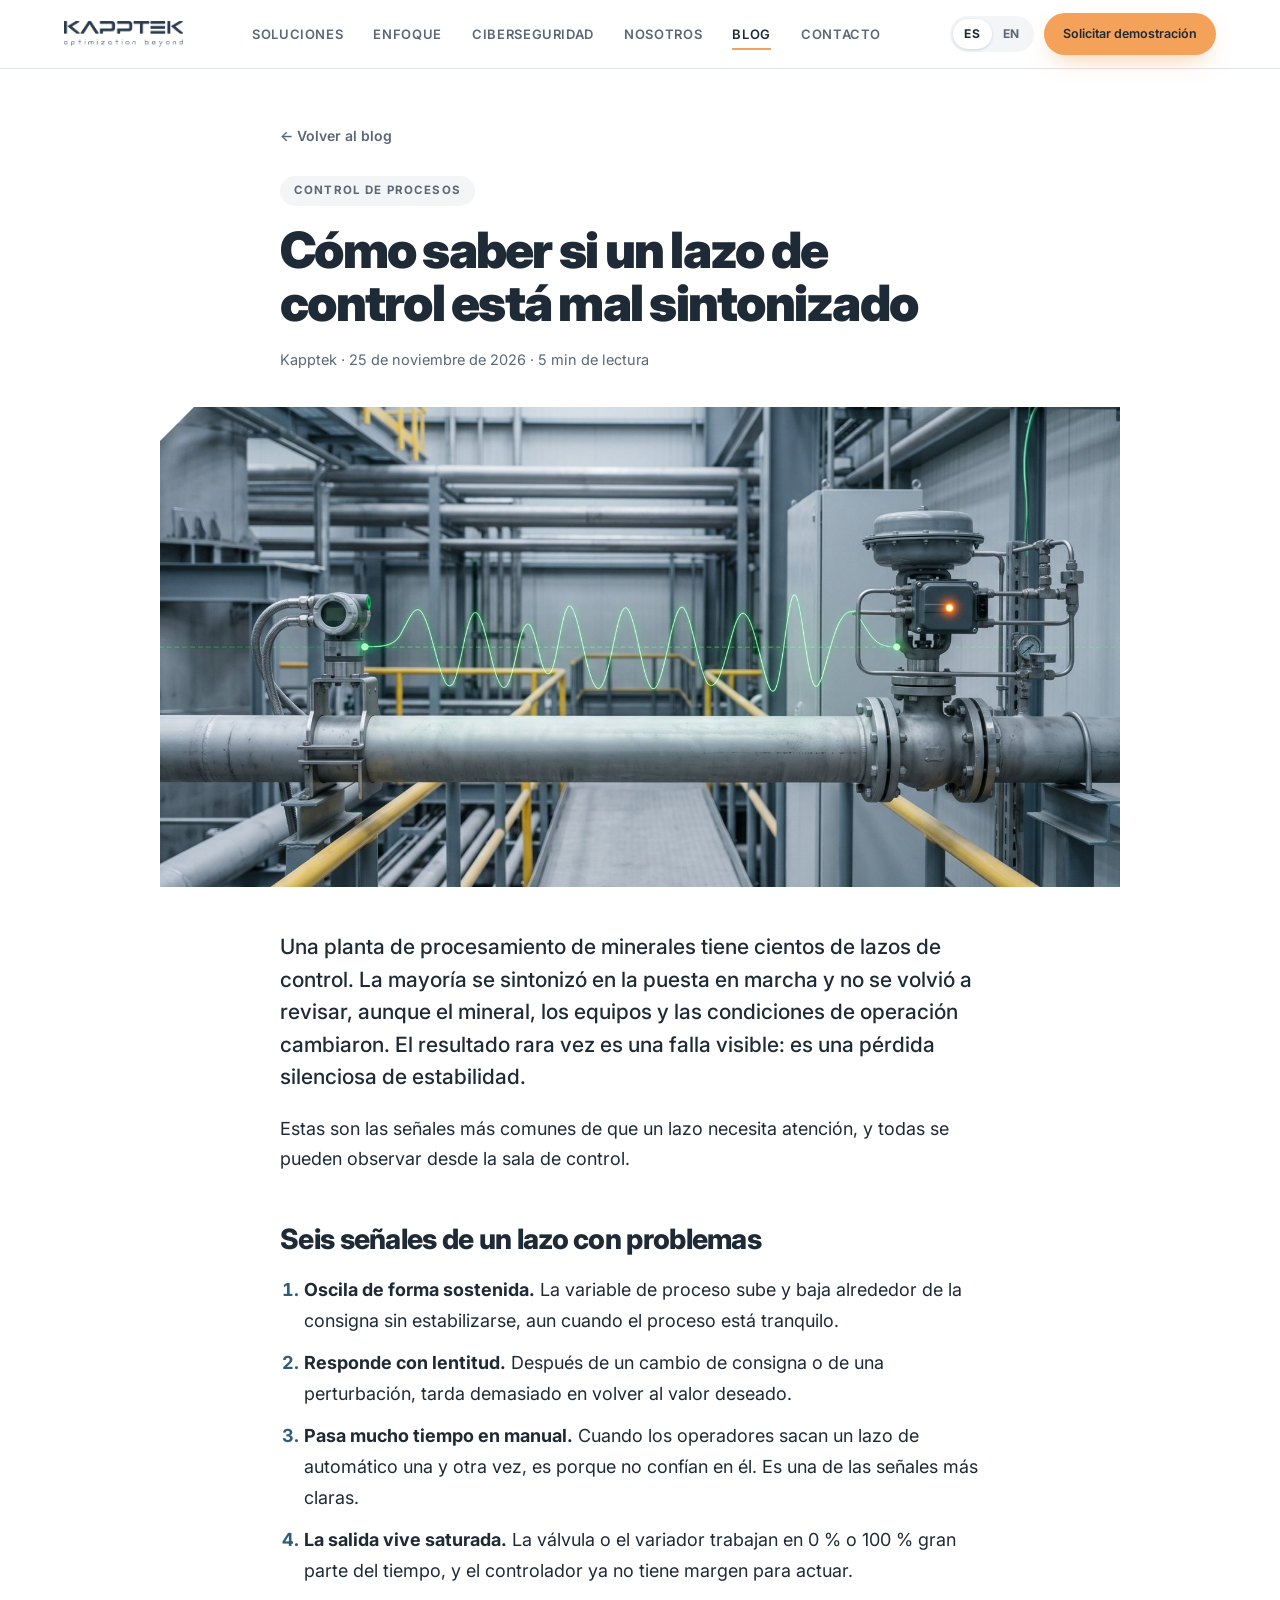
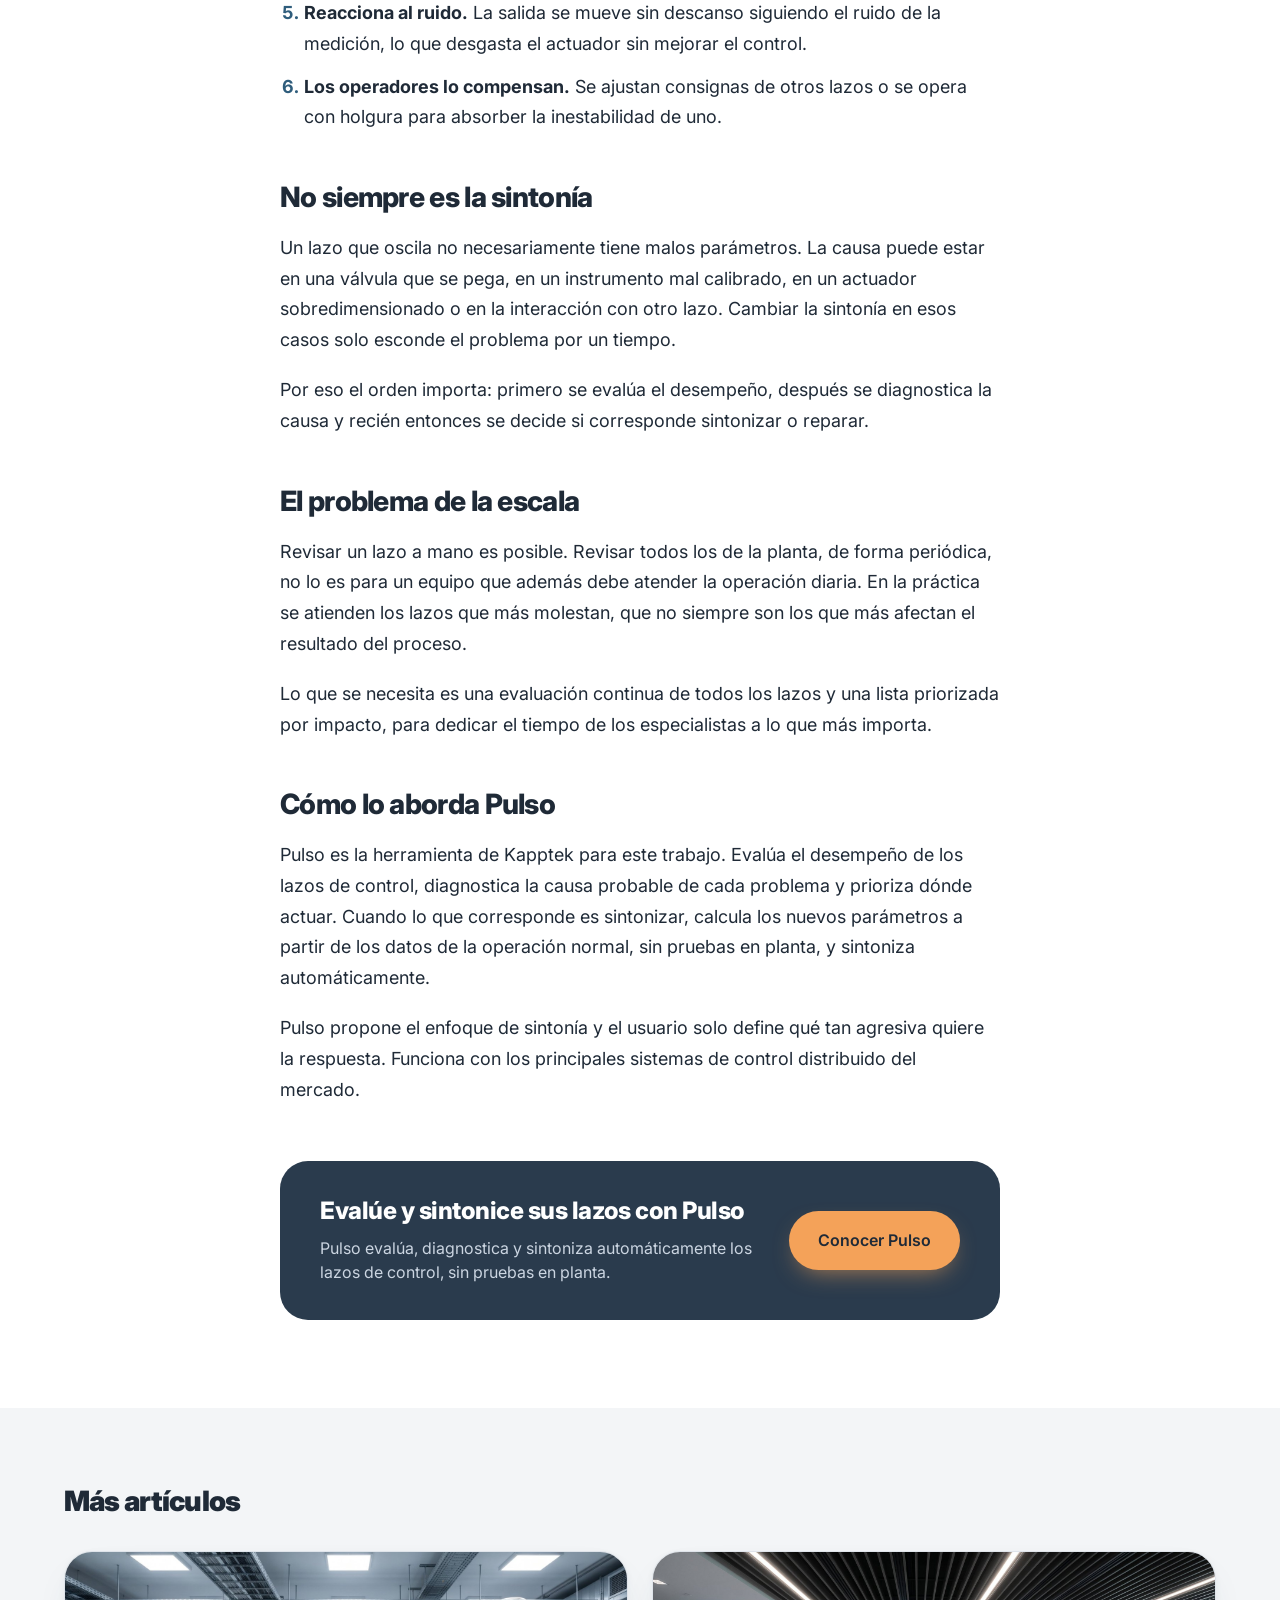
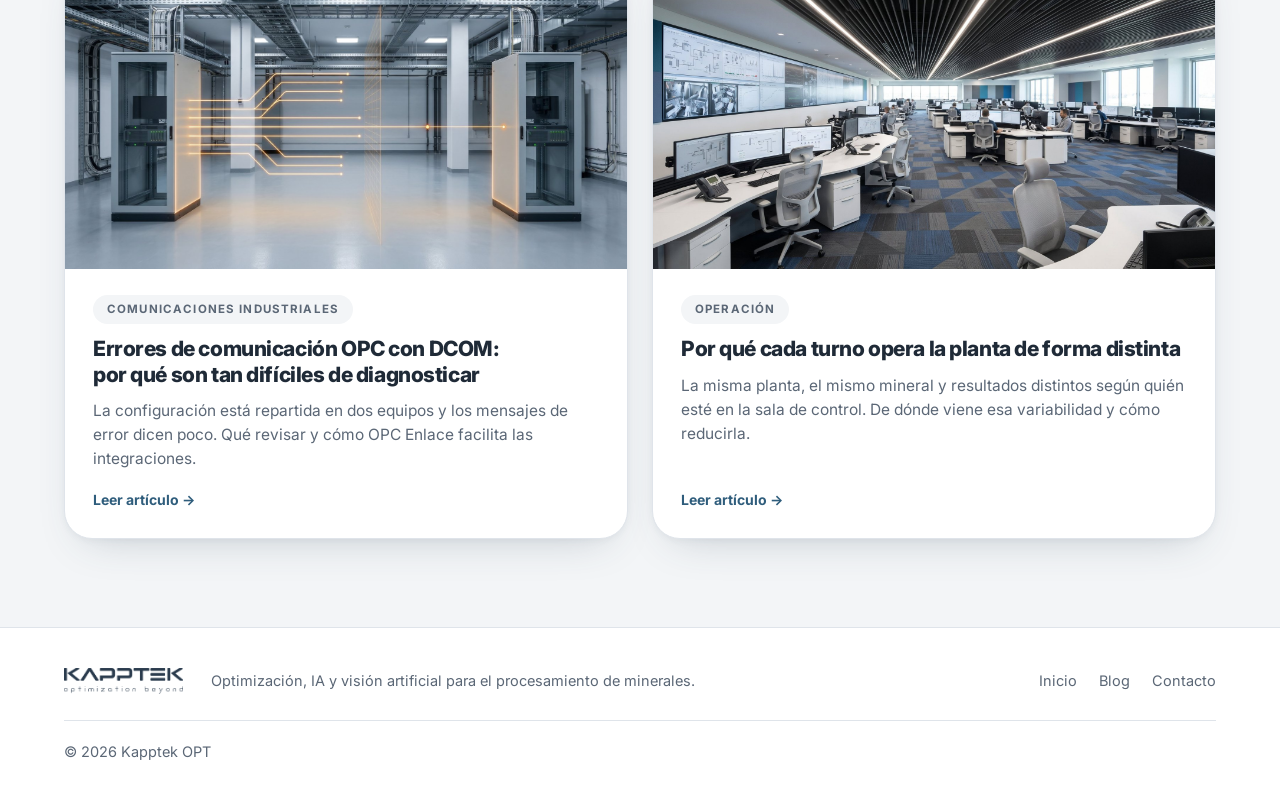
<file: blog/lazo-de-control-mal-sintonizado.html>
<!DOCTYPE html>
<html lang="es" data-title-es="Cómo saber si un lazo de control está mal sintonizado | Kapptek" data-title-en="How to tell if a control loop is poorly tuned | Kapptek">
<head>
<meta charset="utf-8">
<meta name="viewport" content="width=device-width, initial-scale=1">
<title>Cómo saber si un lazo de control está mal sintonizado | Kapptek</title>
<meta name="description" content="Seis señales que se ven desde la sala de control, y por qué conviene diagnosticar antes de cambiar parámetros.">
<link rel="canonical" href="https://www.kapptek.com/blog/lazo-de-control-mal-sintonizado.html">
<link rel="icon" href="../favicon.ico" sizes="any">
<link rel="icon" type="image/png" sizes="32x32" href="../img/favicon-32.png">
<link rel="apple-touch-icon" href="../img/apple-touch-icon.png">
<link rel="preconnect" href="https://fonts.googleapis.com">
<link rel="preconnect" href="https://fonts.gstatic.com" crossorigin>
<link href="https://fonts.googleapis.com/css2?family=Inter:wght@400;500;600;700;800;900&family=JetBrains+Mono:wght@400;500;700&display=swap" rel="stylesheet">
<link rel="stylesheet" href="blog.css">
</head>
<body>
<header class="site-header">
  <div class="wrap header-row">
    <a class="brand" href="../index.html" aria-label="Kapptek"><img class="brand-logo" src="../img/logo.png" alt="Kapptek · optimization beyond" width="119" height="26"></a>
    <nav class="nav" id="site-nav" aria-label="Principal">
      <a href="../index.html#soluciones"><span data-l="es">Soluciones</span><span data-l="en">Solutions</span></a>
      <a href="../index.html#enfoque"><span data-l="es">Enfoque</span><span data-l="en">Approach</span></a>
      <a href="../index.html#ciberseguridad"><span data-l="es">Ciberseguridad</span><span data-l="en">Cybersecurity</span></a>
      <a href="../index.html#nosotros"><span data-l="es">Nosotros</span><span data-l="en">About us</span></a>
      <a href="index.html" aria-current="page">Blog</a>
      <a href="../index.html#contacto"><span data-l="es">Contacto</span><span data-l="en">Contact</span></a>
    </nav>
    <div class="header-tools">
      <div class="lang" role="group" aria-label="Idioma / Language">
        <button type="button" data-lang="es" aria-pressed="true">ES</button>
        <button type="button" data-lang="en" aria-pressed="false">EN</button>
      </div>
      <a class="pill pill-orange pill-small header-cta" href="../index.html#contacto"><span data-l="es">Solicitar demostración</span><span data-l="en">Request a demo</span></a>
      <button type="button" class="menu-toggle" id="menu-toggle" aria-expanded="false" aria-controls="site-nav"><span data-l="es">Menú</span><span data-l="en">Menu</span></button>
    </div>
  </div>
</header>
<main>
<article class="post">
  <div class="wrap post-wrap">
    <a class="post-back" href="index.html">← <span data-l="es">Volver al blog</span><span data-l="en">Back to the blog</span></a>
    <span class="post-tag"><span data-l="es">Control de procesos</span><span data-l="en">Process control</span></span>
    <h1><span data-l="es">Cómo saber si un lazo de control está mal sintonizado</span><span data-l="en">How to tell if a control loop is poorly tuned</span></h1>
    <p class="post-meta">Kapptek · <span data-l="es">25 de noviembre de 2026</span><span data-l="en">November 25, 2026</span> · <span data-l="es">5 min de lectura</span><span data-l="en">5 min read</span></p>
  </div>
  <div class="wrap post-figure"><img src="../img/blog-lazo.jpg" alt="Tubería de proceso con un transmisor y una válvula de control, y una señal verde que oscila sin estabilizarse alrededor de su valor deseado" width="1200" height="675"></div>
  <div class="wrap post-wrap post-body">
    <div data-l="es">
<p class="post-lead">Una planta de procesamiento de minerales tiene cientos de lazos de control. La mayoría se sintonizó en la puesta en marcha y no se volvió a revisar, aunque el mineral, los equipos y las condiciones de operación cambiaron. El resultado rara vez es una falla visible: es una pérdida silenciosa de estabilidad.</p>
<p>Estas son las señales más comunes de que un lazo necesita atención, y todas se pueden observar desde la sala de control.</p>
<h2>Seis señales de un lazo con problemas</h2>
<ol>
<li><b>Oscila de forma sostenida.</b> La variable de proceso sube y baja alrededor de la consigna sin estabilizarse, aun cuando el proceso está tranquilo.</li>
<li><b>Responde con lentitud.</b> Después de un cambio de consigna o de una perturbación, tarda demasiado en volver al valor deseado.</li>
<li><b>Pasa mucho tiempo en manual.</b> Cuando los operadores sacan un lazo de automático una y otra vez, es porque no confían en él. Es una de las señales más claras.</li>
<li><b>La salida vive saturada.</b> La válvula o el variador trabajan en 0 % o 100 % gran parte del tiempo, y el controlador ya no tiene margen para actuar.</li>
<li><b>Reacciona al ruido.</b> La salida se mueve sin descanso siguiendo el ruido de la medición, lo que desgasta el actuador sin mejorar el control.</li>
<li><b>Los operadores lo compensan.</b> Se ajustan consignas de otros lazos o se opera con holgura para absorber la inestabilidad de uno.</li>
</ol>
<h2>No siempre es la sintonía</h2>
<p>Un lazo que oscila no necesariamente tiene malos parámetros. La causa puede estar en una válvula que se pega, en un instrumento mal calibrado, en un actuador sobredimensionado o en la interacción con otro lazo. Cambiar la sintonía en esos casos solo esconde el problema por un tiempo.</p>
<p>Por eso el orden importa: primero se evalúa el desempeño, después se diagnostica la causa y recién entonces se decide si corresponde sintonizar o reparar.</p>
<h2>El problema de la escala</h2>
<p>Revisar un lazo a mano es posible. Revisar todos los de la planta, de forma periódica, no lo es para un equipo que además debe atender la operación diaria. En la práctica se atienden los lazos que más molestan, que no siempre son los que más afectan el resultado del proceso.</p>
<p>Lo que se necesita es una evaluación continua de todos los lazos y una lista priorizada por impacto, para dedicar el tiempo de los especialistas a lo que más importa.</p>
<h2>Cómo lo aborda Pulso</h2>
<p>Pulso es la herramienta de Kapptek para este trabajo. Evalúa el desempeño de los lazos de control, diagnostica la causa probable de cada problema y prioriza dónde actuar. Cuando lo que corresponde es sintonizar, calcula los nuevos parámetros a partir de los datos de la operación normal, sin pruebas en planta, y sintoniza automáticamente.</p>
<p>Pulso propone el enfoque de sintonía y el usuario solo define qué tan agresiva quiere la respuesta. Funciona con los principales sistemas de control distribuido del mercado.</p>
</div>
    <div data-l="en">
<p class="post-lead">A mineral processing plant has hundreds of control loops. Most were tuned at commissioning and never reviewed again, even though the ore, the equipment and the operating conditions have changed. The result is rarely a visible failure: it is a silent loss of stability.</p>
<p>These are the most common signs that a loop needs attention, and all of them can be seen from the control room.</p>
<h2>Six signs of a troubled loop</h2>
<ol>
<li><b>It oscillates continuously.</b> The process variable swings around the setpoint without settling, even when the process is calm.</li>
<li><b>It responds slowly.</b> After a setpoint change or a disturbance, it takes too long to return to the desired value.</li>
<li><b>It spends a lot of time in manual.</b> When operators keep taking a loop out of automatic, it is because they do not trust it. This is one of the clearest signs.</li>
<li><b>The output stays saturated.</b> The valve or drive sits at 0% or 100% much of the time, and the controller has no room left to act.</li>
<li><b>It reacts to noise.</b> The output moves constantly, following measurement noise, which wears the actuator without improving control.</li>
<li><b>Operators compensate for it.</b> Setpoints of other loops are adjusted, or the plant is run with extra margin, to absorb the instability of one loop.</li>
</ol>
<h2>It is not always the tuning</h2>
<p>A loop that oscillates does not necessarily have bad parameters. The cause may be a sticking valve, a poorly calibrated instrument, an oversized actuator or the interaction with another loop. Changing the tuning in those cases only hides the problem for a while.</p>
<p>That is why the order matters: first assess performance, then diagnose the cause, and only then decide whether to tune or to repair.</p>
<h2>The problem of scale</h2>
<p>Reviewing one loop by hand is feasible. Reviewing every loop in the plant, periodically, is not feasible for a team that also has to support daily operation. In practice, the loops that get attention are the ones that annoy the most, which are not always the ones that affect process results the most.</p>
<p>What is needed is a continuous assessment of every loop and a list prioritized by impact, so that specialists spend their time where it matters most.</p>
<h2>How Pulso approaches it</h2>
<p>Pulso is Kapptek's tool for this job. It assesses control loop performance, diagnoses the probable cause of each problem and prioritizes where to act. When tuning is the right answer, it calculates the new parameters from normal operating data, with no plant tests, and tunes automatically.</p>
<p>Pulso proposes the tuning approach and the user only defines how aggressive the response should be. It works with the leading distributed control systems on the market.</p>
</div>
    <aside class="post-cta">
      <div>
        <h2><span data-l="es">Evalúe y sintonice sus lazos con Pulso</span><span data-l="en">Assess and tune your loops with Pulso</span></h2>
        <p><span data-l="es">Pulso evalúa, diagnostica y sintoniza automáticamente los lazos de control, sin pruebas en planta.</span><span data-l="en">Pulso assesses, diagnoses and automatically tunes control loops, with no plant tests.</span></p>
      </div>
      <a class="pill pill-orange" href="../index.html#sintonia"><span data-l="es">Conocer Pulso</span><span data-l="en">Discover Pulso</span></a>
    </aside>
  </div>
</article>
<section class="blog-list more">
  <div class="wrap">
    <h2 class="more-title"><span data-l="es">Más artículos</span><span data-l="en">More articles</span></h2>
    <div class="post-grid two">
      <a class="post-card" href="errores-opc-dcom.html">
        <img src="../img/blog-dcom.jpg" alt="Dos gabinetes con equipos separados por una barrera tenue: varias líneas de datos se detienen a medio camino y solo una logra cruzar" loading="lazy" width="1200" height="675">
        <div class="post-card-body">
          <span class="post-tag"><span data-l="es">Comunicaciones industriales</span><span data-l="en">Industrial communications</span></span>
          <h2><span data-l="es">Errores de comunicación OPC con DCOM: por qué son tan difíciles de diagnosticar</span><span data-l="en">OPC communication errors with DCOM: why they are so hard to diagnose</span></h2>
          <p><span data-l="es">La configuración está repartida en dos equipos y los mensajes de error dicen poco. Qué revisar y cómo OPC Enlace facilita las integraciones.</span><span data-l="en">The configuration is spread across two machines and the error messages say little. What to check, and how OPC Enlace makes integrations easier.</span></p>
          <span class="post-more"><span data-l="es">Leer artículo</span><span data-l="en">Read article</span> →</span>
        </div>
      </a>
      <a class="post-card" href="variabilidad-entre-turnos.html">
        <img src="../img/hero-2.jpg" alt="Sala de control de una planta concentradora con operadores frente a sus pantallas" loading="lazy" width="1200" height="675">
        <div class="post-card-body">
          <span class="post-tag"><span data-l="es">Operación</span><span data-l="en">Operations</span></span>
          <h2><span data-l="es">Por qué cada turno opera la planta de forma distinta</span><span data-l="en">Why every shift runs the plant differently</span></h2>
          <p><span data-l="es">La misma planta, el mismo mineral y resultados distintos según quién esté en la sala de control. De dónde viene esa variabilidad y cómo reducirla.</span><span data-l="en">The same plant, the same ore and different results depending on who is in the control room. Where that variability comes from and how to reduce it.</span></p>
          <span class="post-more"><span data-l="es">Leer artículo</span><span data-l="en">Read article</span> →</span>
        </div>
      </a>
    </div>
  </div>
</section>
</main>
<footer class="site-footer">
  <div class="wrap footer-row">
    <a class="brand" href="../index.html" aria-label="Kapptek"><img class="brand-logo" src="../img/logo.png" alt="Kapptek · optimization beyond" width="119" height="26" loading="lazy"></a>
    <p><span data-l="es">Optimización, IA y visión artificial para el procesamiento de minerales.</span><span data-l="en">Optimization, AI and machine vision for mineral processing.</span></p>
    <p class="footer-links"><a href="../index.html"><span data-l="es">Inicio</span><span data-l="en">Home</span></a><a href="index.html">Blog</a><a href="../index.html#contacto"><span data-l="es">Contacto</span><span data-l="en">Contact</span></a></p>
  </div>
  <div class="wrap"><p class="footer-note">© 2026 Kapptek OPT</p></div>
</footer>
<script src="blog.js"></script>
</body>
</html>
</file>
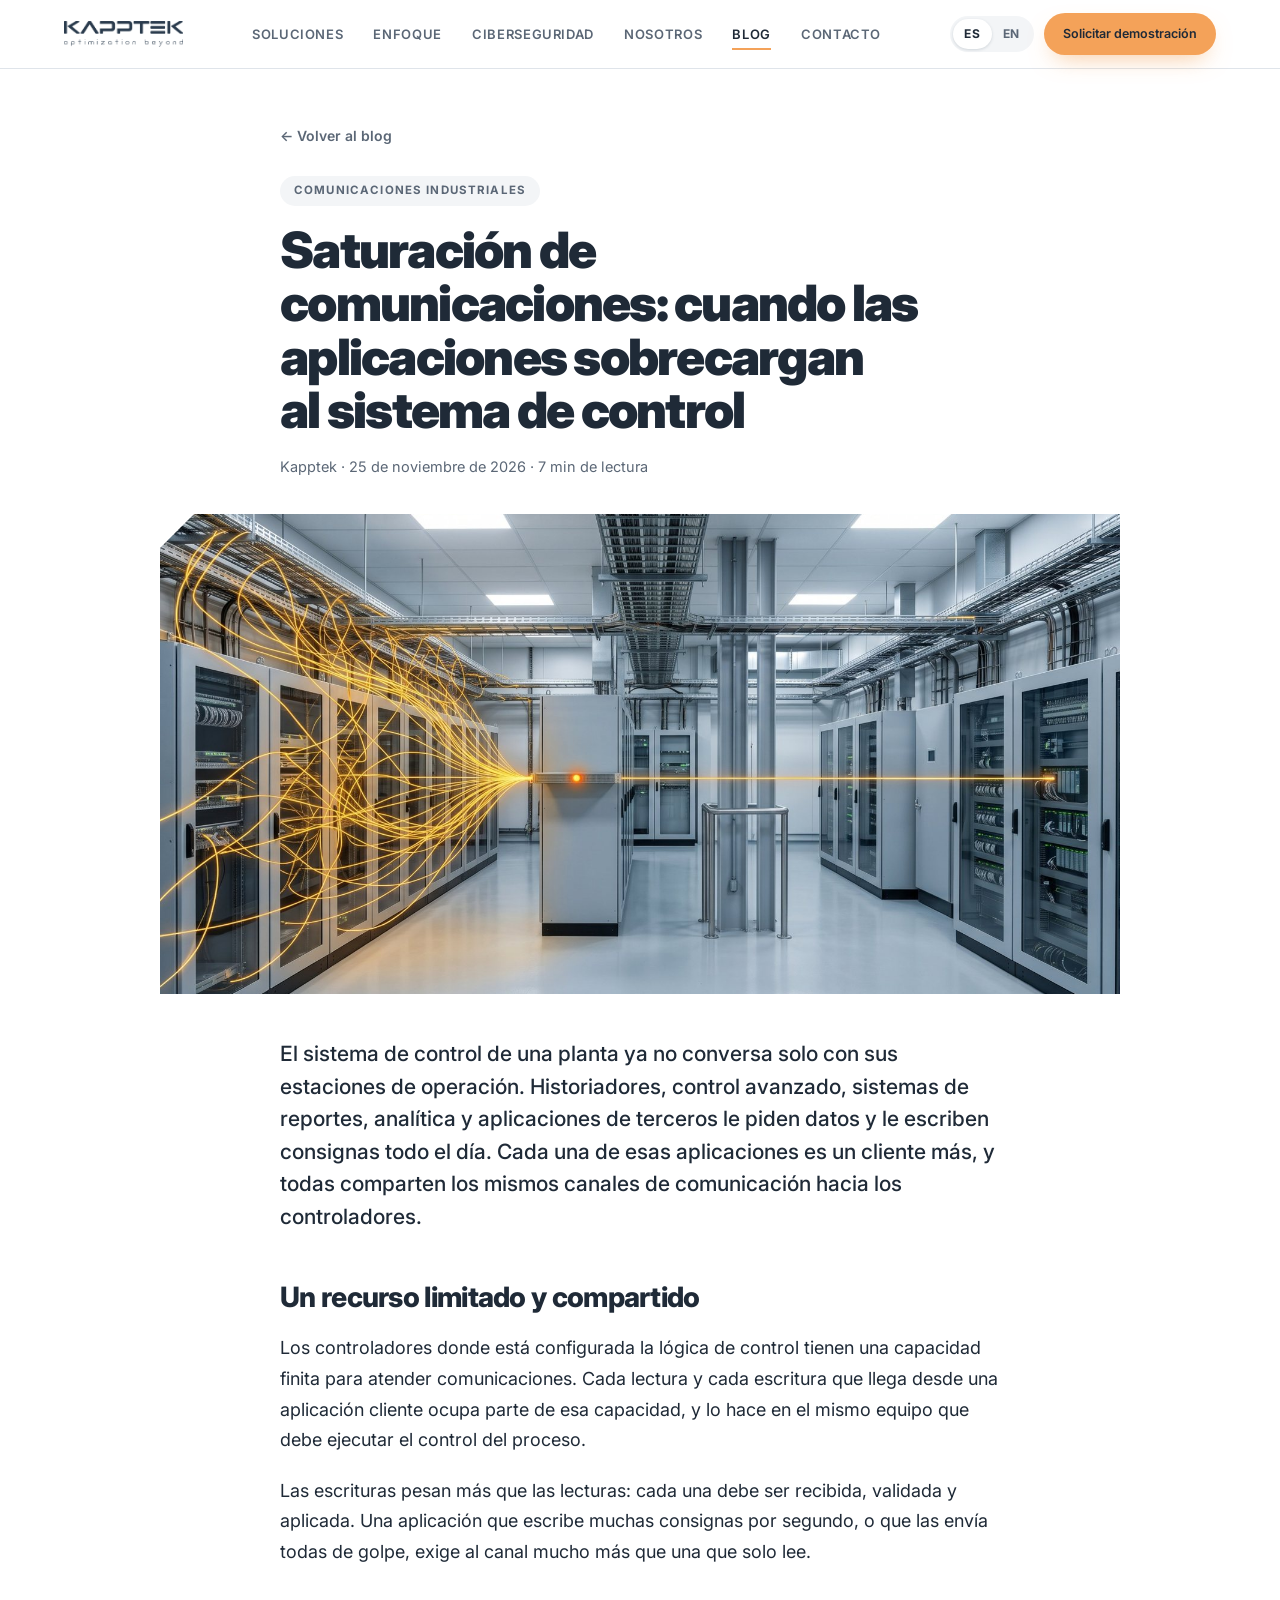
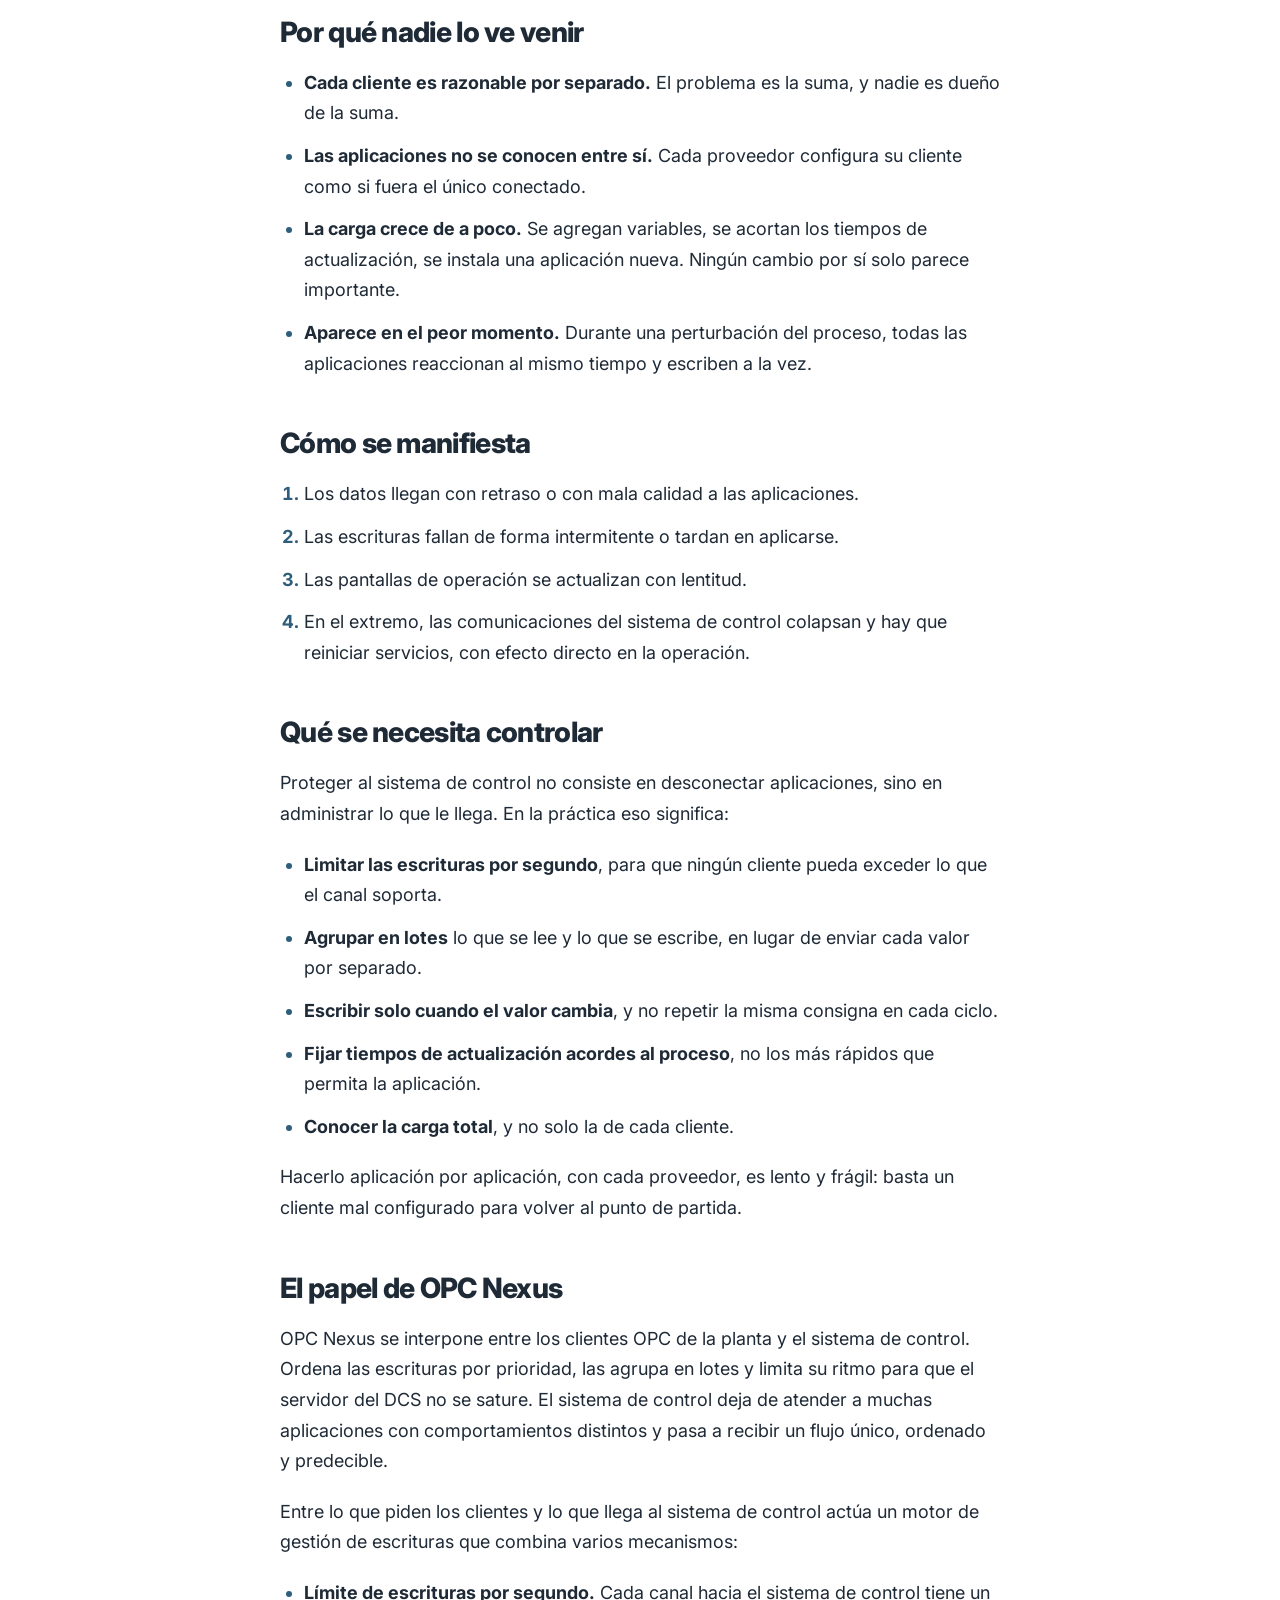
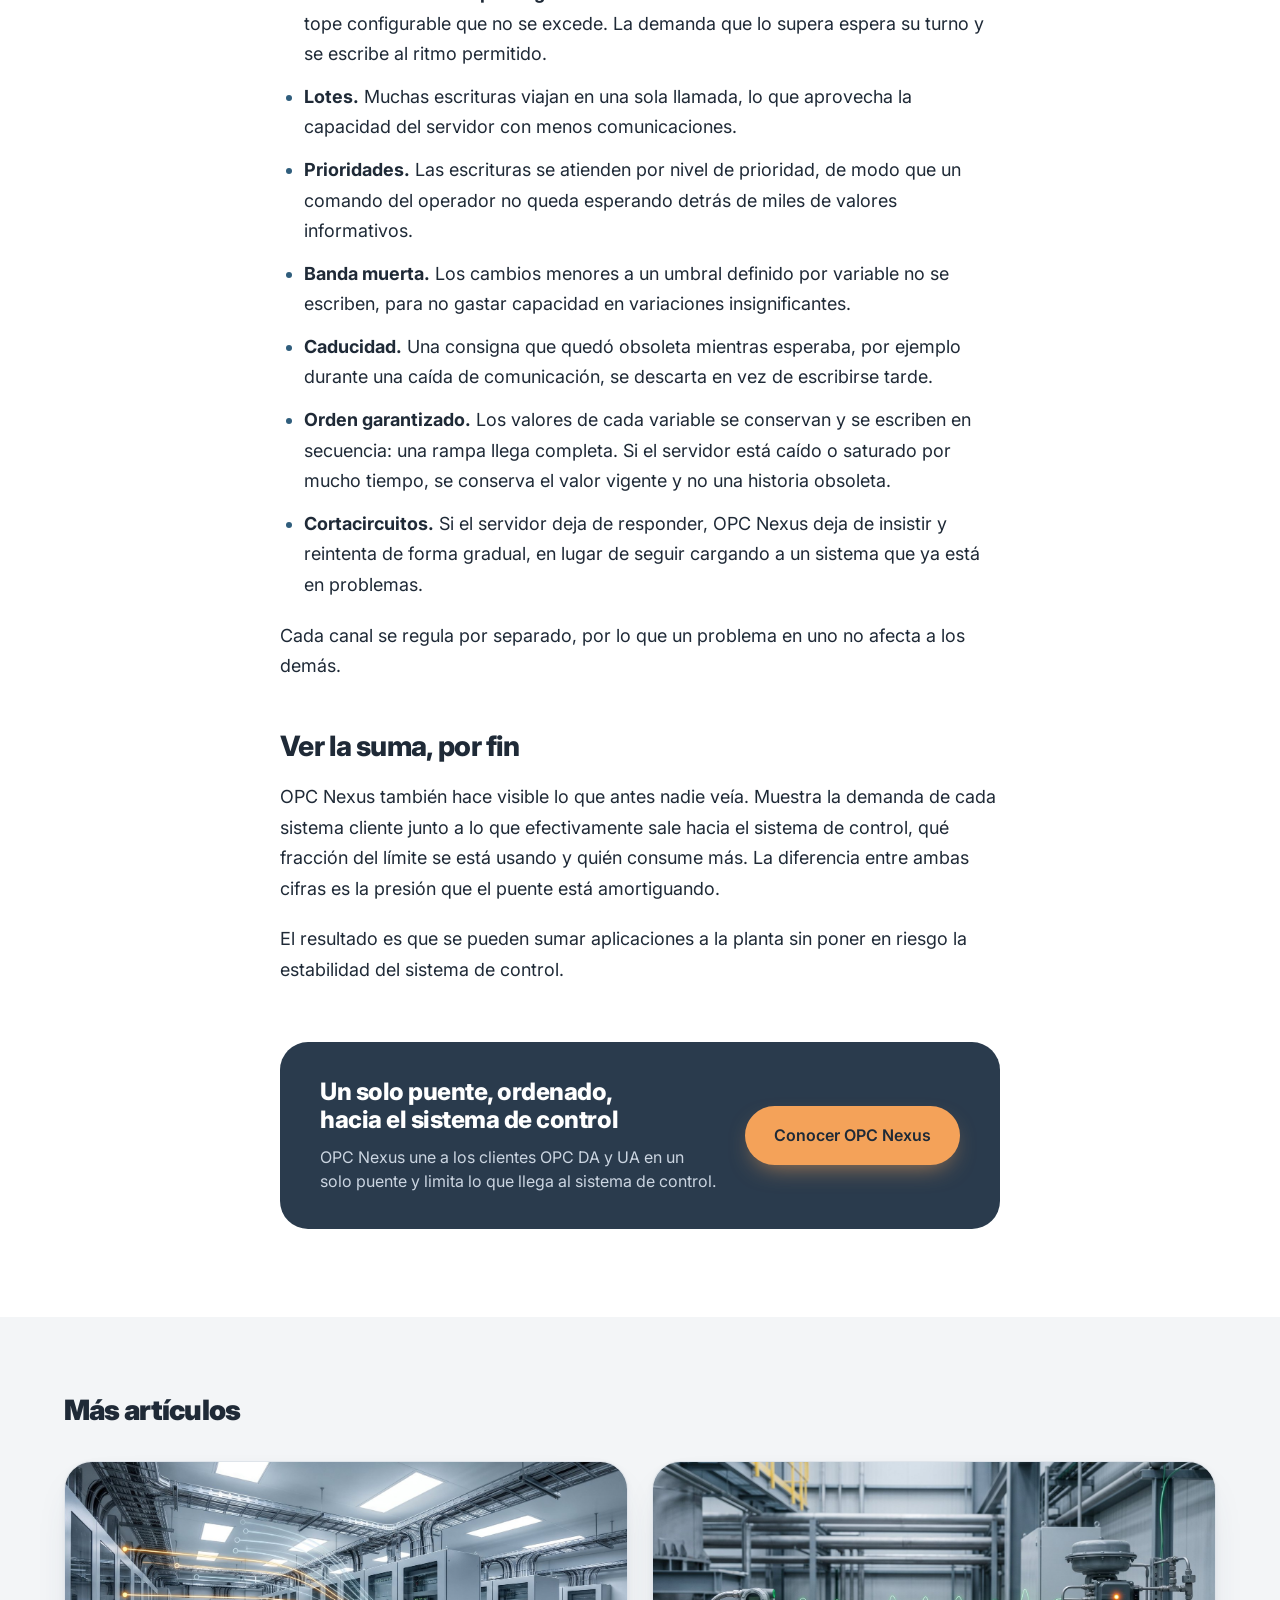
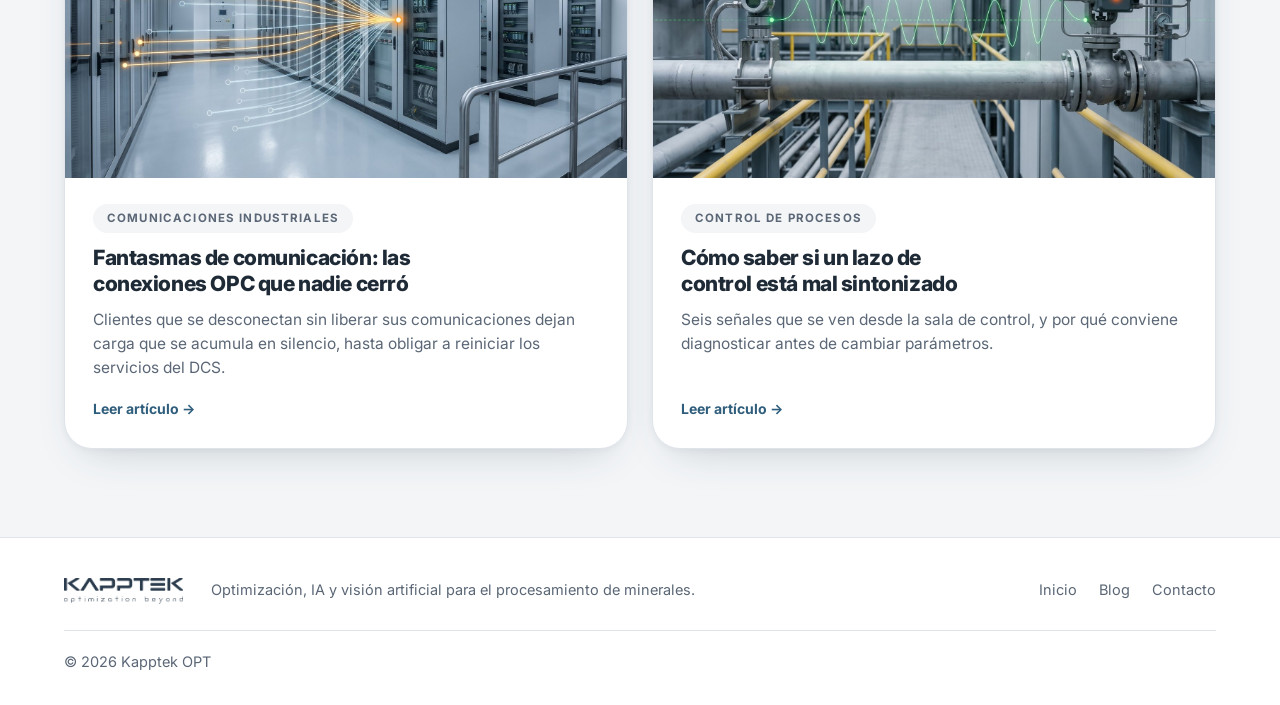
<file: blog/saturacion-comunicaciones-sistema-de-control.html>
<!DOCTYPE html>
<html lang="es" data-title-es="Saturación de comunicaciones: cuando las aplicaciones sobrecargan al sistema de control | Kapptek" data-title-en="Communication saturation: when applications overload the control system | Kapptek">
<head>
<meta charset="utf-8">
<meta name="viewport" content="width=device-width, initial-scale=1">
<title>Saturación de comunicaciones: cuando las aplicaciones sobrecargan al sistema de control | Kapptek</title>
<meta name="description" content="Cada aplicación cliente parece razonable por separado. La suma puede saturar los canales hacia los controladores. Cómo limitarla con OPC Nexus.">
<link rel="canonical" href="https://www.kapptek.com/blog/saturacion-comunicaciones-sistema-de-control.html">
<link rel="icon" href="../favicon.ico" sizes="any">
<link rel="icon" type="image/png" sizes="32x32" href="../img/favicon-32.png">
<link rel="apple-touch-icon" href="../img/apple-touch-icon.png">
<link rel="preconnect" href="https://fonts.googleapis.com">
<link rel="preconnect" href="https://fonts.gstatic.com" crossorigin>
<link href="https://fonts.googleapis.com/css2?family=Inter:wght@400;500;600;700;800;900&family=JetBrains+Mono:wght@400;500;700&display=swap" rel="stylesheet">
<link rel="stylesheet" href="blog.css">
</head>
<body>
<header class="site-header">
  <div class="wrap header-row">
    <a class="brand" href="../index.html" aria-label="Kapptek"><img class="brand-logo" src="../img/logo.png" alt="Kapptek · optimization beyond" width="119" height="26"></a>
    <nav class="nav" id="site-nav" aria-label="Principal">
      <a href="../index.html#soluciones"><span data-l="es">Soluciones</span><span data-l="en">Solutions</span></a>
      <a href="../index.html#enfoque"><span data-l="es">Enfoque</span><span data-l="en">Approach</span></a>
      <a href="../index.html#ciberseguridad"><span data-l="es">Ciberseguridad</span><span data-l="en">Cybersecurity</span></a>
      <a href="../index.html#nosotros"><span data-l="es">Nosotros</span><span data-l="en">About us</span></a>
      <a href="index.html" aria-current="page">Blog</a>
      <a href="../index.html#contacto"><span data-l="es">Contacto</span><span data-l="en">Contact</span></a>
    </nav>
    <div class="header-tools">
      <div class="lang" role="group" aria-label="Idioma / Language">
        <button type="button" data-lang="es" aria-pressed="true">ES</button>
        <button type="button" data-lang="en" aria-pressed="false">EN</button>
      </div>
      <a class="pill pill-orange pill-small header-cta" href="../index.html#contacto"><span data-l="es">Solicitar demostración</span><span data-l="en">Request a demo</span></a>
      <button type="button" class="menu-toggle" id="menu-toggle" aria-expanded="false" aria-controls="site-nav"><span data-l="es">Menú</span><span data-l="en">Menu</span></button>
    </div>
  </div>
</header>
<main>
<article class="post">
  <div class="wrap post-wrap">
    <a class="post-back" href="index.html">← <span data-l="es">Volver al blog</span><span data-l="en">Back to the blog</span></a>
    <span class="post-tag"><span data-l="es">Comunicaciones industriales</span><span data-l="en">Industrial communications</span></span>
    <h1><span data-l="es">Saturación de comunicaciones: cuando las aplicaciones sobrecargan al sistema de control</span><span data-l="en">Communication saturation: when applications overload the control system</span></h1>
    <p class="post-meta">Kapptek · <span data-l="es">25 de noviembre de 2026</span><span data-l="en">November 25, 2026</span> · <span data-l="es">7 min de lectura</span><span data-l="en">7 min read</span></p>
  </div>
  <div class="wrap post-figure"><img src="../img/blog-saturacion.jpg" alt="Sala de gabinetes de control donde muchas líneas de datos enredadas se unen en un equipo y siguen como una sola línea ordenada hacia el controlador" width="1200" height="675"></div>
  <div class="wrap post-wrap post-body">
    <div data-l="es">
<p class="post-lead">El sistema de control de una planta ya no conversa solo con sus estaciones de operación. Historiadores, control avanzado, sistemas de reportes, analítica y aplicaciones de terceros le piden datos y le escriben consignas todo el día. Cada una de esas aplicaciones es un cliente más, y todas comparten los mismos canales de comunicación hacia los controladores.</p>
<h2>Un recurso limitado y compartido</h2>
<p>Los controladores donde está configurada la lógica de control tienen una capacidad finita para atender comunicaciones. Cada lectura y cada escritura que llega desde una aplicación cliente ocupa parte de esa capacidad, y lo hace en el mismo equipo que debe ejecutar el control del proceso.</p>
<p>Las escrituras pesan más que las lecturas: cada una debe ser recibida, validada y aplicada. Una aplicación que escribe muchas consignas por segundo, o que las envía todas de golpe, exige al canal mucho más que una que solo lee.</p>
<h2>Por qué nadie lo ve venir</h2>
<ul>
<li><b>Cada cliente es razonable por separado.</b> El problema es la suma, y nadie es dueño de la suma.</li>
<li><b>Las aplicaciones no se conocen entre sí.</b> Cada proveedor configura su cliente como si fuera el único conectado.</li>
<li><b>La carga crece de a poco.</b> Se agregan variables, se acortan los tiempos de actualización, se instala una aplicación nueva. Ningún cambio por sí solo parece importante.</li>
<li><b>Aparece en el peor momento.</b> Durante una perturbación del proceso, todas las aplicaciones reaccionan al mismo tiempo y escriben a la vez.</li>
</ul>
<h2>Cómo se manifiesta</h2>
<ol>
<li>Los datos llegan con retraso o con mala calidad a las aplicaciones.</li>
<li>Las escrituras fallan de forma intermitente o tardan en aplicarse.</li>
<li>Las pantallas de operación se actualizan con lentitud.</li>
<li>En el extremo, las comunicaciones del sistema de control colapsan y hay que reiniciar servicios, con efecto directo en la operación.</li>
</ol>
<h2>Qué se necesita controlar</h2>
<p>Proteger al sistema de control no consiste en desconectar aplicaciones, sino en administrar lo que le llega. En la práctica eso significa:</p>
<ul>
<li><b>Limitar las escrituras por segundo</b>, para que ningún cliente pueda exceder lo que el canal soporta.</li>
<li><b>Agrupar en lotes</b> lo que se lee y lo que se escribe, en lugar de enviar cada valor por separado.</li>
<li><b>Escribir solo cuando el valor cambia</b>, y no repetir la misma consigna en cada ciclo.</li>
<li><b>Fijar tiempos de actualización acordes al proceso</b>, no los más rápidos que permita la aplicación.</li>
<li><b>Conocer la carga total</b>, y no solo la de cada cliente.</li>
</ul>
<p>Hacerlo aplicación por aplicación, con cada proveedor, es lento y frágil: basta un cliente mal configurado para volver al punto de partida.</p>
<h2>El papel de OPC Nexus</h2>
<p>OPC Nexus se interpone entre los clientes OPC de la planta y el sistema de control. Ordena las escrituras por prioridad, las agrupa en lotes y limita su ritmo para que el servidor del DCS no se sature. El sistema de control deja de atender a muchas aplicaciones con comportamientos distintos y pasa a recibir un flujo único, ordenado y predecible.</p>
<p>Entre lo que piden los clientes y lo que llega al sistema de control actúa un motor de gestión de escrituras que combina varios mecanismos:</p>
<ul>
<li><b>Límite de escrituras por segundo.</b> Cada canal hacia el sistema de control tiene un tope configurable que no se excede. La demanda que lo supera espera su turno y se escribe al ritmo permitido.</li>
<li><b>Lotes.</b> Muchas escrituras viajan en una sola llamada, lo que aprovecha la capacidad del servidor con menos comunicaciones.</li>
<li><b>Prioridades.</b> Las escrituras se atienden por nivel de prioridad, de modo que un comando del operador no queda esperando detrás de miles de valores informativos.</li>
<li><b>Banda muerta.</b> Los cambios menores a un umbral definido por variable no se escriben, para no gastar capacidad en variaciones insignificantes.</li>
<li><b>Caducidad.</b> Una consigna que quedó obsoleta mientras esperaba, por ejemplo durante una caída de comunicación, se descarta en vez de escribirse tarde.</li>
<li><b>Orden garantizado.</b> Los valores de cada variable se conservan y se escriben en secuencia: una rampa llega completa. Si el servidor está caído o saturado por mucho tiempo, se conserva el valor vigente y no una historia obsoleta.</li>
<li><b>Cortacircuitos.</b> Si el servidor deja de responder, OPC Nexus deja de insistir y reintenta de forma gradual, en lugar de seguir cargando a un sistema que ya está en problemas.</li>
</ul>
<p>Cada canal se regula por separado, por lo que un problema en uno no afecta a los demás.</p>
<h2>Ver la suma, por fin</h2>
<p>OPC Nexus también hace visible lo que antes nadie veía. Muestra la demanda de cada sistema cliente junto a lo que efectivamente sale hacia el sistema de control, qué fracción del límite se está usando y quién consume más. La diferencia entre ambas cifras es la presión que el puente está amortiguando.</p>
<p>El resultado es que se pueden sumar aplicaciones a la planta sin poner en riesgo la estabilidad del sistema de control.</p>
</div>
    <div data-l="en">
<p class="post-lead">A plant's control system no longer talks only to its operator stations. Historians, advanced control, reporting systems, analytics and third-party applications request data and write setpoints to it all day. Each of those applications is one more client, and they all share the same communication channels to the controllers.</p>
<h2>A limited, shared resource</h2>
<p>The controllers where the control logic is configured have a finite capacity to handle communications. Every read and every write arriving from a client application takes up part of that capacity, on the same equipment that must execute process control.</p>
<p>Writes weigh more than reads: each one has to be received, validated and applied. An application that writes many setpoints per second, or sends them all at once, demands much more from the channel than one that only reads.</p>
<h2>Why nobody sees it coming</h2>
<ul>
<li><b>Each client is reasonable on its own.</b> The problem is the sum, and nobody owns the sum.</li>
<li><b>Applications do not know about each other.</b> Each vendor configures its client as if it were the only one connected.</li>
<li><b>The load grows little by little.</b> Variables are added, update times are shortened, a new application is installed. No single change seems important.</li>
<li><b>It shows up at the worst moment.</b> During a process upset, every application reacts at the same time and writes at once.</li>
</ul>
<h2>How it shows</h2>
<ol>
<li>Data reaches the applications late or with bad quality.</li>
<li>Writes fail intermittently or take a long time to be applied.</li>
<li>Operator displays update slowly.</li>
<li>At the extreme, the control system's communications collapse and services must be restarted, with a direct effect on operations.</li>
</ol>
<h2>What needs to be controlled</h2>
<p>Protecting the control system is not about disconnecting applications, but about managing what reaches it. In practice that means:</p>
<ul>
<li><b>Limiting writes per second</b>, so that no client can exceed what the channel supports.</li>
<li><b>Grouping into batches</b> what is read and what is written, instead of sending each value separately.</li>
<li><b>Writing only when the value changes</b>, rather than repeating the same setpoint on every cycle.</li>
<li><b>Setting update times that match the process</b>, not the fastest ones the application allows.</li>
<li><b>Knowing the total load</b>, not just the load of each client.</li>
</ul>
<p>Doing this application by application, with each vendor, is slow and fragile: a single poorly configured client is enough to be back at the starting point.</p>
<h2>The role of OPC Nexus</h2>
<p>OPC Nexus sits between the plant's OPC clients and the control system. It orders writes by priority, groups them into batches and limits their rate so that the DCS server is not saturated. The control system stops serving many applications with different behaviors and receives a single, orderly and predictable flow.</p>
<p>Between what clients request and what reaches the control system, a write management engine combines several mechanisms:</p>
<ul>
<li><b>Writes-per-second limit.</b> Each channel to the control system has a configurable cap that is never exceeded. Demand above it waits its turn and is written at the permitted rate.</li>
<li><b>Batches.</b> Many writes travel in a single call, which uses the server's capacity with fewer communications.</li>
<li><b>Priorities.</b> Writes are served by priority level, so an operator command does not wait behind thousands of informational values.</li>
<li><b>Deadband.</b> Changes smaller than a threshold defined per variable are not written, so capacity is not spent on insignificant variations.</li>
<li><b>Expiry.</b> A setpoint that became obsolete while waiting, for example during a communication outage, is discarded instead of being written late.</li>
<li><b>Guaranteed order.</b> The values of each variable are kept and written in sequence: a ramp arrives complete. If the server is down or saturated for a long time, the current value is kept rather than an obsolete history.</li>
<li><b>Circuit breaker.</b> If the server stops responding, OPC Nexus stops insisting and retries gradually, instead of continuing to load a system that is already in trouble.</li>
</ul>
<p>Each channel is regulated separately, so a problem in one does not affect the others.</p>
<h2>Seeing the sum, at last</h2>
<p>OPC Nexus also makes visible what nobody could see before. It shows the demand of each client system next to what actually goes out to the control system, what fraction of the limit is in use and who consumes the most. The difference between the two figures is the pressure the bridge is absorbing.</p>
<p>The result is that applications can be added to the plant without putting the stability of the control system at risk.</p>
</div>
    <aside class="post-cta">
      <div>
        <h2><span data-l="es">Un solo puente, ordenado, hacia el sistema de control</span><span data-l="en">A single, orderly bridge to the control system</span></h2>
        <p><span data-l="es">OPC Nexus une a los clientes OPC DA y UA en un solo puente y limita lo que llega al sistema de control.</span><span data-l="en">OPC Nexus joins OPC DA and UA clients in a single bridge and limits what reaches the control system.</span></p>
      </div>
      <a class="pill pill-orange" href="../index.html#opc-nexus"><span data-l="es">Conocer OPC Nexus</span><span data-l="en">Discover OPC Nexus</span></a>
    </aside>
  </div>
</article>
<section class="blog-list more">
  <div class="wrap">
    <h2 class="more-title"><span data-l="es">Más artículos</span><span data-l="en">More articles</span></h2>
    <div class="post-grid two">
      <a class="post-card" href="fantasmas-de-comunicacion-opc.html">
        <img src="../img/blog-fantasmas.jpg" alt="Sala de gabinetes de control donde unas pocas líneas de datos sólidas y muchas líneas tenues, sin origen, llegan al mismo controlador" loading="lazy" width="1200" height="675">
        <div class="post-card-body">
          <span class="post-tag"><span data-l="es">Comunicaciones industriales</span><span data-l="en">Industrial communications</span></span>
          <h2><span data-l="es">Fantasmas de comunicación: las conexiones OPC que nadie cerró</span><span data-l="en">Communication ghosts: the OPC connections nobody closed</span></h2>
          <p><span data-l="es">Clientes que se desconectan sin liberar sus comunicaciones dejan carga que se acumula en silencio, hasta obligar a reiniciar los servicios del DCS.</span><span data-l="en">Clients that disconnect without releasing their communications leave load that builds up silently, until the DCS services have to be restarted.</span></p>
          <span class="post-more"><span data-l="es">Leer artículo</span><span data-l="en">Read article</span> →</span>
        </div>
      </a>
      <a class="post-card" href="lazo-de-control-mal-sintonizado.html">
        <img src="../img/blog-lazo.jpg" alt="Tubería de proceso con un transmisor y una válvula de control, y una señal verde que oscila sin estabilizarse alrededor de su valor deseado" loading="lazy" width="1200" height="675">
        <div class="post-card-body">
          <span class="post-tag"><span data-l="es">Control de procesos</span><span data-l="en">Process control</span></span>
          <h2><span data-l="es">Cómo saber si un lazo de control está mal sintonizado</span><span data-l="en">How to tell if a control loop is poorly tuned</span></h2>
          <p><span data-l="es">Seis señales que se ven desde la sala de control, y por qué conviene diagnosticar antes de cambiar parámetros.</span><span data-l="en">Six signs you can see from the control room, and why it pays to diagnose before changing parameters.</span></p>
          <span class="post-more"><span data-l="es">Leer artículo</span><span data-l="en">Read article</span> →</span>
        </div>
      </a>
    </div>
  </div>
</section>
</main>
<footer class="site-footer">
  <div class="wrap footer-row">
    <a class="brand" href="../index.html" aria-label="Kapptek"><img class="brand-logo" src="../img/logo.png" alt="Kapptek · optimization beyond" width="119" height="26" loading="lazy"></a>
    <p><span data-l="es">Optimización, IA y visión artificial para el procesamiento de minerales.</span><span data-l="en">Optimization, AI and machine vision for mineral processing.</span></p>
    <p class="footer-links"><a href="../index.html"><span data-l="es">Inicio</span><span data-l="en">Home</span></a><a href="index.html">Blog</a><a href="../index.html#contacto"><span data-l="es">Contacto</span><span data-l="en">Contact</span></a></p>
  </div>
  <div class="wrap"><p class="footer-note">© 2026 Kapptek OPT</p></div>
</footer>
<script src="blog.js"></script>
</body>
</html>
</file>
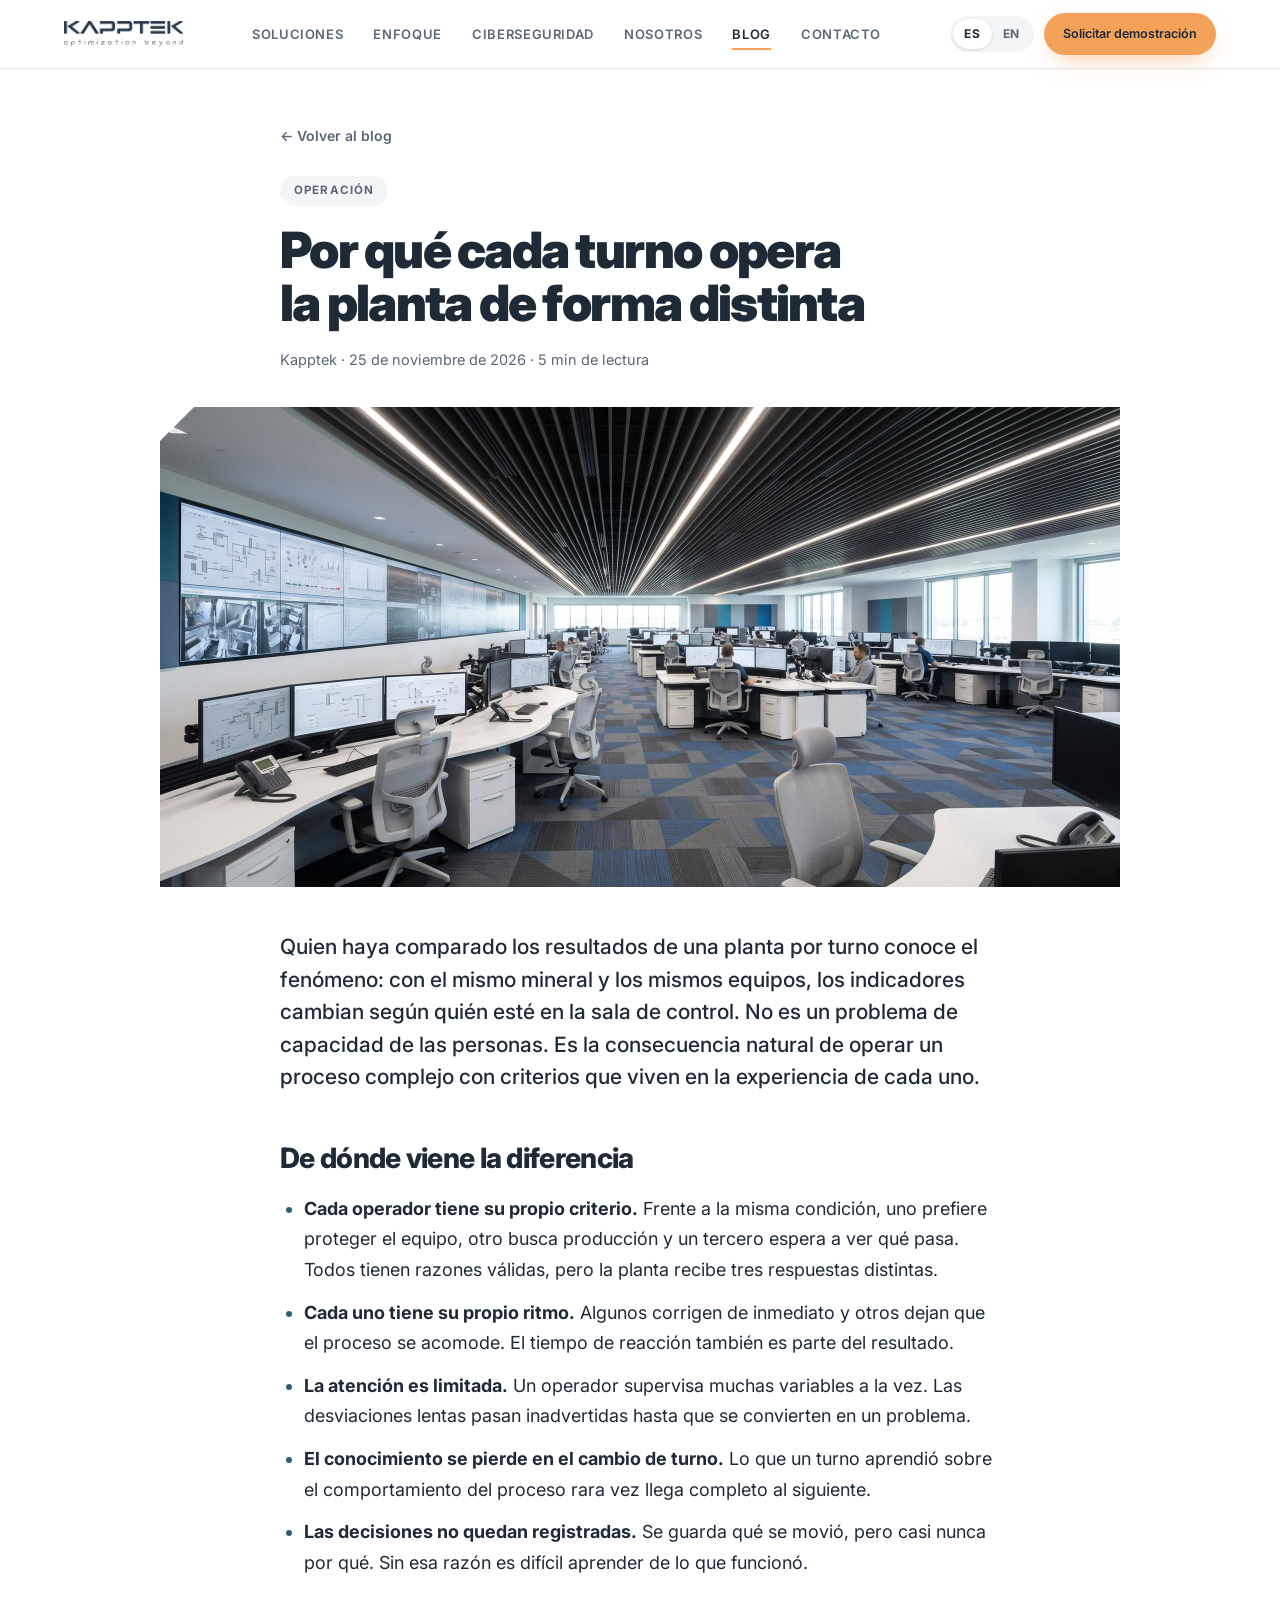
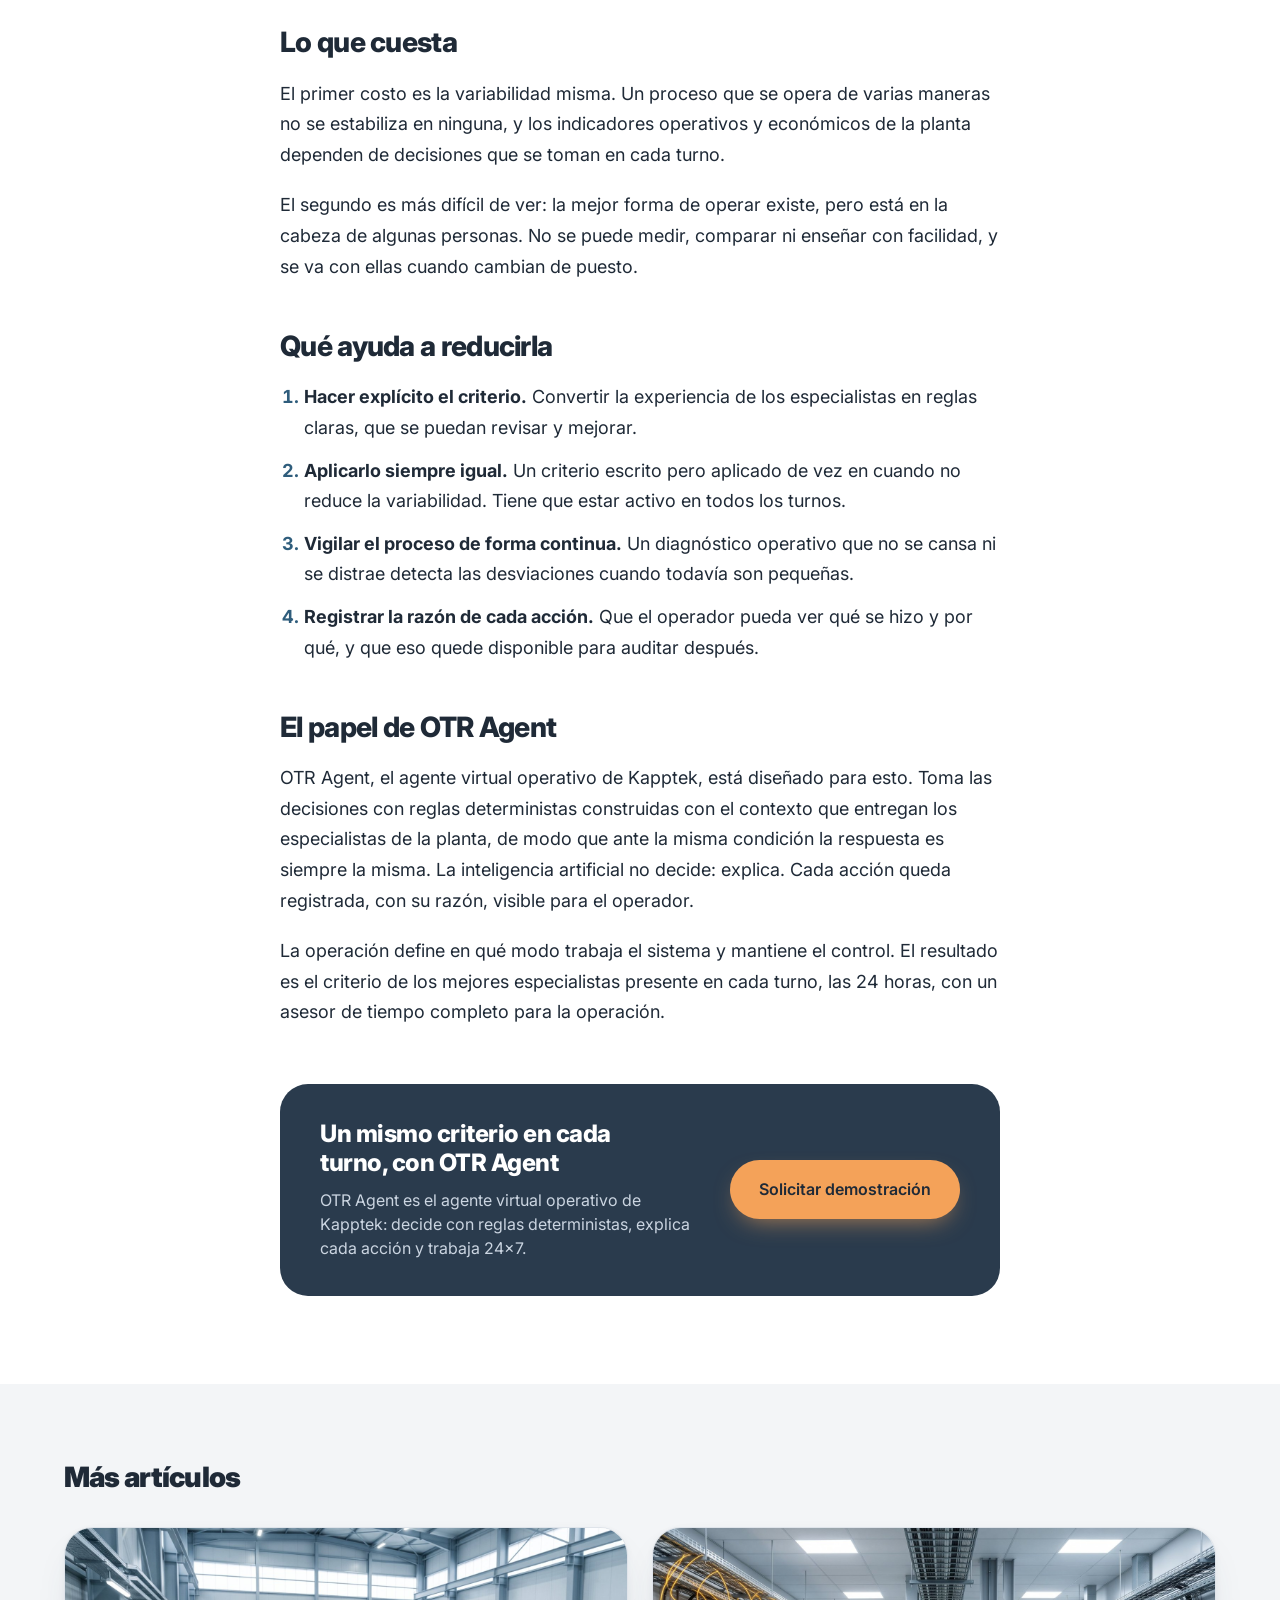
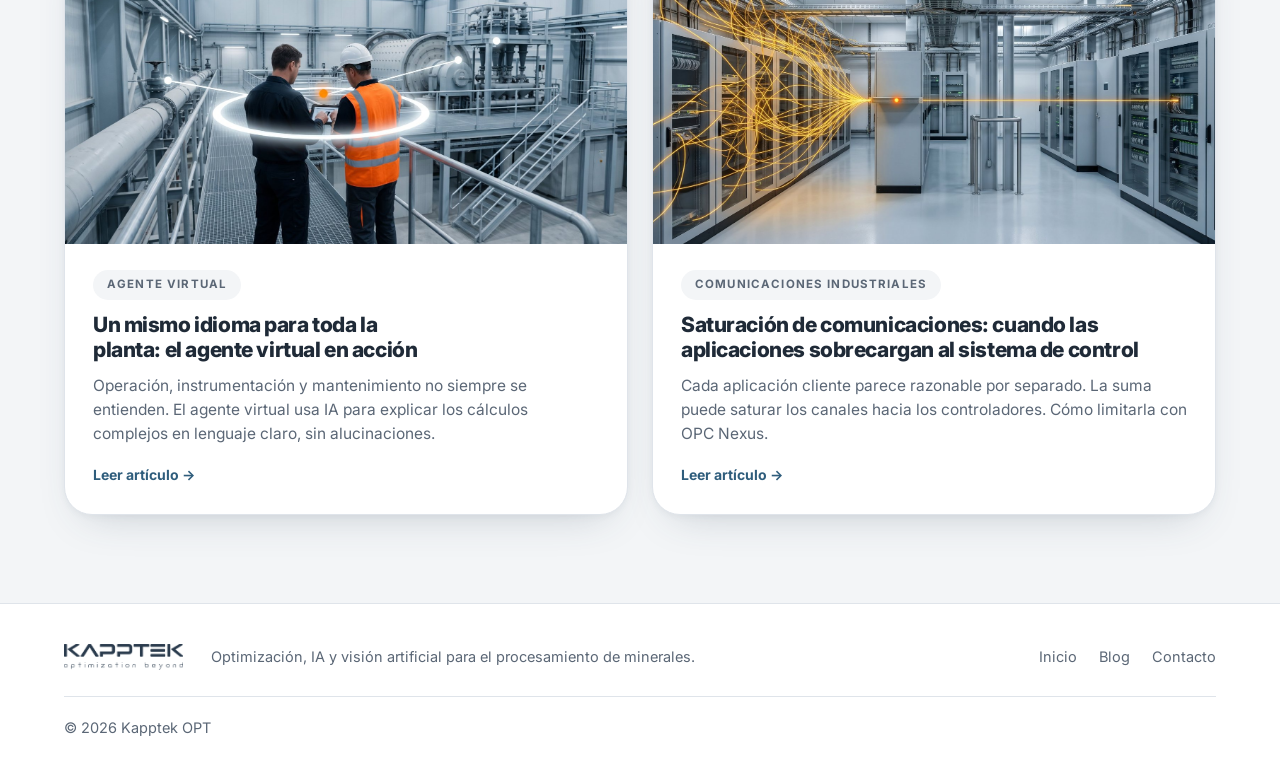
<file: blog/variabilidad-entre-turnos.html>
<!DOCTYPE html>
<html lang="es" data-title-es="Por qué cada turno opera la planta de forma distinta | Kapptek" data-title-en="Why every shift runs the plant differently | Kapptek">
<head>
<meta charset="utf-8">
<meta name="viewport" content="width=device-width, initial-scale=1">
<title>Por qué cada turno opera la planta de forma distinta | Kapptek</title>
<meta name="description" content="La misma planta, el mismo mineral y resultados distintos según quién esté en la sala de control. De dónde viene esa variabilidad y cómo reducirla.">
<link rel="canonical" href="https://www.kapptek.com/blog/variabilidad-entre-turnos.html">
<link rel="icon" href="../favicon.ico" sizes="any">
<link rel="icon" type="image/png" sizes="32x32" href="../img/favicon-32.png">
<link rel="apple-touch-icon" href="../img/apple-touch-icon.png">
<link rel="preconnect" href="https://fonts.googleapis.com">
<link rel="preconnect" href="https://fonts.gstatic.com" crossorigin>
<link href="https://fonts.googleapis.com/css2?family=Inter:wght@400;500;600;700;800;900&family=JetBrains+Mono:wght@400;500;700&display=swap" rel="stylesheet">
<link rel="stylesheet" href="blog.css">
</head>
<body>
<header class="site-header">
  <div class="wrap header-row">
    <a class="brand" href="../index.html" aria-label="Kapptek"><img class="brand-logo" src="../img/logo.png" alt="Kapptek · optimization beyond" width="119" height="26"></a>
    <nav class="nav" id="site-nav" aria-label="Principal">
      <a href="../index.html#soluciones"><span data-l="es">Soluciones</span><span data-l="en">Solutions</span></a>
      <a href="../index.html#enfoque"><span data-l="es">Enfoque</span><span data-l="en">Approach</span></a>
      <a href="../index.html#ciberseguridad"><span data-l="es">Ciberseguridad</span><span data-l="en">Cybersecurity</span></a>
      <a href="../index.html#nosotros"><span data-l="es">Nosotros</span><span data-l="en">About us</span></a>
      <a href="index.html" aria-current="page">Blog</a>
      <a href="../index.html#contacto"><span data-l="es">Contacto</span><span data-l="en">Contact</span></a>
    </nav>
    <div class="header-tools">
      <div class="lang" role="group" aria-label="Idioma / Language">
        <button type="button" data-lang="es" aria-pressed="true">ES</button>
        <button type="button" data-lang="en" aria-pressed="false">EN</button>
      </div>
      <a class="pill pill-orange pill-small header-cta" href="../index.html#contacto"><span data-l="es">Solicitar demostración</span><span data-l="en">Request a demo</span></a>
      <button type="button" class="menu-toggle" id="menu-toggle" aria-expanded="false" aria-controls="site-nav"><span data-l="es">Menú</span><span data-l="en">Menu</span></button>
    </div>
  </div>
</header>
<main>
<article class="post">
  <div class="wrap post-wrap">
    <a class="post-back" href="index.html">← <span data-l="es">Volver al blog</span><span data-l="en">Back to the blog</span></a>
    <span class="post-tag"><span data-l="es">Operación</span><span data-l="en">Operations</span></span>
    <h1><span data-l="es">Por qué cada turno opera la planta de forma distinta</span><span data-l="en">Why every shift runs the plant differently</span></h1>
    <p class="post-meta">Kapptek · <span data-l="es">25 de noviembre de 2026</span><span data-l="en">November 25, 2026</span> · <span data-l="es">5 min de lectura</span><span data-l="en">5 min read</span></p>
  </div>
  <div class="wrap post-figure"><img src="../img/hero-2.jpg" alt="Sala de control de una planta concentradora con operadores frente a sus pantallas" width="1200" height="675"></div>
  <div class="wrap post-wrap post-body">
    <div data-l="es">
<p class="post-lead">Quien haya comparado los resultados de una planta por turno conoce el fenómeno: con el mismo mineral y los mismos equipos, los indicadores cambian según quién esté en la sala de control. No es un problema de capacidad de las personas. Es la consecuencia natural de operar un proceso complejo con criterios que viven en la experiencia de cada uno.</p>
<h2>De dónde viene la diferencia</h2>
<ul>
<li><b>Cada operador tiene su propio criterio.</b> Frente a la misma condición, uno prefiere proteger el equipo, otro busca producción y un tercero espera a ver qué pasa. Todos tienen razones válidas, pero la planta recibe tres respuestas distintas.</li>
<li><b>Cada uno tiene su propio ritmo.</b> Algunos corrigen de inmediato y otros dejan que el proceso se acomode. El tiempo de reacción también es parte del resultado.</li>
<li><b>La atención es limitada.</b> Un operador supervisa muchas variables a la vez. Las desviaciones lentas pasan inadvertidas hasta que se convierten en un problema.</li>
<li><b>El conocimiento se pierde en el cambio de turno.</b> Lo que un turno aprendió sobre el comportamiento del proceso rara vez llega completo al siguiente.</li>
<li><b>Las decisiones no quedan registradas.</b> Se guarda qué se movió, pero casi nunca por qué. Sin esa razón es difícil aprender de lo que funcionó.</li>
</ul>
<h2>Lo que cuesta</h2>
<p>El primer costo es la variabilidad misma. Un proceso que se opera de varias maneras no se estabiliza en ninguna, y los indicadores operativos y económicos de la planta dependen de decisiones que se toman en cada turno.</p>
<p>El segundo es más difícil de ver: la mejor forma de operar existe, pero está en la cabeza de algunas personas. No se puede medir, comparar ni enseñar con facilidad, y se va con ellas cuando cambian de puesto.</p>
<h2>Qué ayuda a reducirla</h2>
<ol>
<li><b>Hacer explícito el criterio.</b> Convertir la experiencia de los especialistas en reglas claras, que se puedan revisar y mejorar.</li>
<li><b>Aplicarlo siempre igual.</b> Un criterio escrito pero aplicado de vez en cuando no reduce la variabilidad. Tiene que estar activo en todos los turnos.</li>
<li><b>Vigilar el proceso de forma continua.</b> Un diagnóstico operativo que no se cansa ni se distrae detecta las desviaciones cuando todavía son pequeñas.</li>
<li><b>Registrar la razón de cada acción.</b> Que el operador pueda ver qué se hizo y por qué, y que eso quede disponible para auditar después.</li>
</ol>
<h2>El papel de OTR Agent</h2>
<p>OTR Agent, el agente virtual operativo de Kapptek, está diseñado para esto. Toma las decisiones con reglas deterministas construidas con el contexto que entregan los especialistas de la planta, de modo que ante la misma condición la respuesta es siempre la misma. La inteligencia artificial no decide: explica. Cada acción queda registrada, con su razón, visible para el operador.</p>
<p>La operación define en qué modo trabaja el sistema y mantiene el control. El resultado es el criterio de los mejores especialistas presente en cada turno, las 24 horas, con un asesor de tiempo completo para la operación.</p>
</div>
    <div data-l="en">
<p class="post-lead">Anyone who has compared a plant's results by shift knows the phenomenon: with the same ore and the same equipment, the indicators change depending on who is in the control room. It is not a matter of people's ability. It is the natural consequence of running a complex process with criteria that live in each person's experience.</p>
<h2>Where the difference comes from</h2>
<ul>
<li><b>Each operator has their own criteria.</b> Facing the same condition, one prefers to protect the equipment, another pushes for production and a third waits to see what happens. All have valid reasons, but the plant receives three different responses.</li>
<li><b>Each one has their own pace.</b> Some correct immediately and others let the process settle. Reaction time is also part of the result.</li>
<li><b>Attention is limited.</b> An operator supervises many variables at once. Slow deviations go unnoticed until they become a problem.</li>
<li><b>Knowledge is lost at shift change.</b> What one shift learned about the behavior of the process rarely reaches the next one in full.</li>
<li><b>Decisions are not recorded.</b> What was moved is stored, but almost never why. Without that reason, it is hard to learn from what worked.</li>
</ul>
<h2>What it costs</h2>
<p>The first cost is the variability itself. A process that is run in several ways does not stabilize in any of them, and the plant's operational and economic indicators depend on decisions made on every shift.</p>
<p>The second is harder to see: the best way to operate exists, but it is in some people's heads. It cannot easily be measured, compared or taught, and it leaves with them when they change roles.</p>
<h2>What helps reduce it</h2>
<ol>
<li><b>Make the criteria explicit.</b> Turn the specialists' experience into clear rules that can be reviewed and improved.</li>
<li><b>Apply them the same way, always.</b> Criteria that are written down but applied only now and then do not reduce variability. They must be active on every shift.</li>
<li><b>Watch the process continuously.</b> An operational diagnosis that does not tire or get distracted detects deviations while they are still small.</li>
<li><b>Record the reason for every action.</b> The operator should be able to see what was done and why, and that should remain available for later audit.</li>
</ol>
<h2>The role of OTR Agent</h2>
<p>OTR Agent, Kapptek's operational virtual agent, is designed for this. It makes decisions with deterministic rules built from the context provided by the plant's specialists, so that the same condition always gets the same response. Artificial intelligence does not decide: it explains. Every action is logged, with its reason, visible to the operator.</p>
<p>Operations define the mode in which the system works and remain in control. The result is the criteria of the best specialists present on every shift, around the clock, with a full-time advisor for the operation.</p>
</div>
    <aside class="post-cta">
      <div>
        <h2><span data-l="es">Un mismo criterio en cada turno, con OTR Agent</span><span data-l="en">One criterion on every shift, with OTR Agent</span></h2>
        <p><span data-l="es">OTR Agent es el agente virtual operativo de Kapptek: decide con reglas deterministas, explica cada acción y trabaja 24x7.</span><span data-l="en">OTR Agent is Kapptek's operational virtual agent: it decides with deterministic rules, explains every action and works 24x7.</span></p>
      </div>
      <a class="pill pill-orange" href="../index.html#contacto"><span data-l="es">Solicitar demostración</span><span data-l="en">Request a demo</span></a>
    </aside>
  </div>
</article>
<section class="blog-list more">
  <div class="wrap">
    <h2 class="more-title"><span data-l="es">Más artículos</span><span data-l="en">More articles</span></h2>
    <div class="post-grid two">
      <a class="post-card" href="agente-virtual-lenguaje-claro.html">
        <img src="../img/blog-agente.jpg" alt="Dos trabajadores de una planta concentradora revisan juntos una tableta, con líneas de luz que la conectan a una válvula y a un molino" loading="lazy" width="1200" height="675">
        <div class="post-card-body">
          <span class="post-tag"><span data-l="es">Agente virtual</span><span data-l="en">Virtual agent</span></span>
          <h2><span data-l="es">Un mismo idioma para toda la planta: el agente virtual en acción</span><span data-l="en">One language for the whole plant: the virtual agent in action</span></h2>
          <p><span data-l="es">Operación, instrumentación y mantenimiento no siempre se entienden. El agente virtual usa IA para explicar los cálculos complejos en lenguaje claro, sin alucinaciones.</span><span data-l="en">Operations, instrumentation and maintenance do not always understand each other. The virtual agent uses AI to explain complex calculations in plain language, without hallucinations.</span></p>
          <span class="post-more"><span data-l="es">Leer artículo</span><span data-l="en">Read article</span> →</span>
        </div>
      </a>
      <a class="post-card" href="saturacion-comunicaciones-sistema-de-control.html">
        <img src="../img/blog-saturacion.jpg" alt="Sala de gabinetes de control donde muchas líneas de datos enredadas se unen en un equipo y siguen como una sola línea ordenada hacia el controlador" loading="lazy" width="1200" height="675">
        <div class="post-card-body">
          <span class="post-tag"><span data-l="es">Comunicaciones industriales</span><span data-l="en">Industrial communications</span></span>
          <h2><span data-l="es">Saturación de comunicaciones: cuando las aplicaciones sobrecargan al sistema de control</span><span data-l="en">Communication saturation: when applications overload the control system</span></h2>
          <p><span data-l="es">Cada aplicación cliente parece razonable por separado. La suma puede saturar los canales hacia los controladores. Cómo limitarla con OPC Nexus.</span><span data-l="en">Each client application looks reasonable on its own. The sum can saturate the channels to the controllers. How to limit it with OPC Nexus.</span></p>
          <span class="post-more"><span data-l="es">Leer artículo</span><span data-l="en">Read article</span> →</span>
        </div>
      </a>
    </div>
  </div>
</section>
</main>
<footer class="site-footer">
  <div class="wrap footer-row">
    <a class="brand" href="../index.html" aria-label="Kapptek"><img class="brand-logo" src="../img/logo.png" alt="Kapptek · optimization beyond" width="119" height="26" loading="lazy"></a>
    <p><span data-l="es">Optimización, IA y visión artificial para el procesamiento de minerales.</span><span data-l="en">Optimization, AI and machine vision for mineral processing.</span></p>
    <p class="footer-links"><a href="../index.html"><span data-l="es">Inicio</span><span data-l="en">Home</span></a><a href="index.html">Blog</a><a href="../index.html#contacto"><span data-l="es">Contacto</span><span data-l="en">Contact</span></a></p>
  </div>
  <div class="wrap"><p class="footer-note">© 2026 Kapptek OPT</p></div>
</footer>
<script src="blog.js"></script>
</body>
</html>
</file>
<file: blog/blog.css>
/* Kapptek blog: shares the palette and header of the main site. */
:root {
  color-scheme: light;
  --navy: #33475b;
  --dark-deep: #2a3b4d;
  --teal: #2f5d7c;
  --seafoam: #a9c1d4;
  --orange: #f4a259;
  --cta-hover: #ee8f3c;
  --cta-ink: #1f2a37;
  --cta-rgb: 244, 162, 89;
  --accent-rgb: 120, 156, 186;
  --dark-rgb: 51, 71, 91;
  --paper: #ffffff;
  --mist: #f3f5f7;
  --line: #dfe4ea;
  --ink: #1f2a37;
  --slate: #5b6776;
  --font-body: "Inter", "Segoe UI", system-ui, -apple-system, Arial, sans-serif;
  --wrap: 1200px;
  --shadow: 0 18px 44px -22px rgba(var(--dark-rgb), 0.28), 0 2px 6px rgba(var(--dark-rgb), 0.05);
}
*, *::before, *::after { box-sizing: border-box; }
html { scroll-behavior: smooth; }
body { margin: 0; background: var(--paper); color: var(--ink); font-family: var(--font-body); font-size: 17px; line-height: 1.55; -webkit-font-smoothing: antialiased; }
a { color: inherit; }
h1, h2, h3 { margin: 0; text-wrap: balance; }
p { margin: 0; }
img { max-width: 100%; }
:focus-visible { outline: 3px solid var(--orange); outline-offset: 3px; }
.wrap { width: 100%; max-width: var(--wrap); margin: 0 auto; padding: 0 24px; }

/* Language switch: Spanish and English live side by side in the markup */
[data-l="en"] { display: none; }
html[lang="en"] [data-l="es"] { display: none; }
html[lang="en"] [data-l="en"] { display: revert; }

/* Header */
.site-header { position: sticky; top: 0; z-index: 30; background: rgba(255,255,255,0.92); backdrop-filter: blur(10px); border-bottom: 1px solid var(--line); transition: box-shadow 0.3s ease; }
.site-header.is-scrolled { box-shadow: 0 10px 30px -18px rgba(var(--dark-rgb),0.45); }
.header-row { display: flex; align-items: center; gap: 20px; min-height: 68px; }
.brand { display: flex; align-items: center; text-decoration: none; }
.brand-logo { display: block; height: 26px; width: auto; }
.nav { display: flex; gap: 30px; margin: 0 auto; }
.nav a { position: relative; text-decoration: none; font-size: 13px; font-weight: 600; letter-spacing: 0.05em; text-transform: uppercase; color: var(--slate); padding: 8px 0; }
.nav a:hover, .nav a[aria-current="page"] { color: var(--ink); }
.nav a[aria-current="page"]::after { content: ""; position: absolute; left: 0; right: 0; bottom: 2px; height: 2px; background: var(--orange); }
.header-tools { display: flex; align-items: center; gap: 10px; }
.lang { display: flex; background: var(--mist); border-radius: 999px; padding: 3px; }
.lang button { font: inherit; font-size: 12px; font-weight: 700; letter-spacing: 0.06em; background: transparent; color: var(--slate); border: 0; border-radius: 999px; padding: 6px 11px; cursor: pointer; }
.lang button[aria-pressed="true"] { background: var(--paper); color: var(--ink); box-shadow: 0 1px 3px rgba(var(--dark-rgb),0.18); }
.pill { display: inline-flex; align-items: center; justify-content: center; gap: 8px; font: inherit; font-weight: 600; text-decoration: none; border-radius: 999px; border: 1.5px solid transparent; cursor: pointer; padding: 15px 28px; font-size: 16px; white-space: nowrap; transition: transform 0.2s ease, box-shadow 0.2s ease, background-color 0.2s ease; }
.pill:hover { transform: translateY(-2px); }
.pill-orange { background: var(--orange); color: var(--cta-ink); box-shadow: 0 10px 24px -10px rgba(var(--cta-rgb),0.7); }
.pill-orange:hover { background: var(--cta-hover); }
.pill-small { padding: 10px 18px; font-size: 12.5px; }
.menu-toggle { display: none; font: inherit; font-size: 13px; font-weight: 600; background: var(--mist); color: var(--ink); border: 0; border-radius: 999px; padding: 9px 14px; cursor: pointer; }

/* Shared labels */
.tag, .post-tag { display: inline-block; font-size: 11.5px; font-weight: 700; letter-spacing: 0.1em; text-transform: uppercase; border-radius: 999px; padding: 6px 14px; background: var(--mist); color: var(--slate); }
.accent { color: var(--orange); }

/* Listing */
.blog-hero { padding: 84px 0 40px; text-align: center; }
.blog-hero h1 { font-size: clamp(34px, 5vw, 58px); font-weight: 900; letter-spacing: -0.035em; line-height: 1.05; margin-top: 20px; }
.blog-hero p { margin: 18px auto 0; max-width: 34em; font-size: 19px; color: var(--slate); }
.blog-list { padding: 24px 0 96px; }
.blog-list.more { background: var(--mist); padding: 72px 0 88px; }
.more-title { font-size: 28px; font-weight: 900; letter-spacing: -0.03em; margin-bottom: 28px; }
.post-grid { display: grid; grid-template-columns: repeat(3, 1fr); gap: 24px; }
.post-grid.two { grid-template-columns: repeat(2, 1fr); }
.post-card { display: flex; flex-direction: column; background: var(--paper); border: 1px solid var(--line); border-radius: 28px; overflow: hidden; text-decoration: none; box-shadow: var(--shadow); transition: transform 0.3s ease, box-shadow 0.3s ease, border-color 0.3s ease; }
.post-card:hover { transform: translateY(-5px); border-color: rgba(var(--accent-rgb),0.45); box-shadow: 0 30px 56px -24px rgba(var(--dark-rgb),0.35), 0 2px 6px rgba(var(--dark-rgb),0.05); }
.post-card img { display: block; width: 100%; height: auto; aspect-ratio: 16 / 9; object-fit: cover; }
.post-card-body { padding: 26px 28px 28px; display: flex; flex-direction: column; align-items: flex-start; gap: 12px; flex: 1; }
.post-card h2 { font-size: 21px; font-weight: 800; letter-spacing: -0.02em; line-height: 1.2; }
.post-card p { color: var(--slate); font-size: 15.5px; }
.post-more { margin-top: auto; padding-top: 6px; font-size: 14px; font-weight: 700; color: var(--teal); }

/* Article */
.post { padding: 56px 0 88px; }
.post-wrap { max-width: 768px; }
.post-back { display: block; width: fit-content; margin-bottom: 28px; font-size: 14px; font-weight: 600; color: var(--slate); text-decoration: none; }
.post-back:hover { color: var(--ink); }
.post h1 { font-size: clamp(32px, 4.6vw, 50px); font-weight: 900; letter-spacing: -0.035em; line-height: 1.07; margin-top: 18px; }
.post-meta { margin-top: 18px; font-size: 14.5px; color: var(--slate); }
.post-figure { max-width: 1008px; margin-top: 36px; margin-bottom: 44px; }
.post-figure img { display: block; width: 100%; height: auto; aspect-ratio: 16 / 8; object-fit: cover; clip-path: polygon(34px 0, 100% 0, 100% 100%, 0 100%, 0 34px); }
.post-body { font-size: 18px; line-height: 1.7; }
.post-body p { margin-top: 20px; }
.post-body .post-lead { margin-top: 0; font-size: 21px; line-height: 1.55; color: var(--ink); font-weight: 500; }
.post-body h2 { font-size: 28px; font-weight: 800; letter-spacing: -0.025em; line-height: 1.15; margin-top: 48px; }
.post-body ul, .post-body ol { margin: 20px 0 0; padding-left: 24px; display: grid; gap: 12px; }
.post-body li::marker { color: var(--teal); font-weight: 700; }
.post-body a { color: var(--teal); font-weight: 600; }
.post-example { margin-top: 28px; background: var(--mist); border-left: 4px solid var(--orange); border-radius: 0 20px 20px 0; padding: 24px 28px; }
.post-example p { margin-top: 12px; font-size: 17px; }
.post-example .post-example-label { margin-top: 0; font-size: 11.5px; font-weight: 700; letter-spacing: 0.1em; text-transform: uppercase; color: var(--slate); }
.post-cta { margin-top: 56px; background: var(--dark-deep); color: #fff; border-radius: 28px; padding: 36px 40px; display: flex; align-items: center; justify-content: space-between; gap: 28px; }
.post-cta h2 { font-size: 24px; font-weight: 800; letter-spacing: -0.02em; line-height: 1.2; margin: 0; }
.post-cta p { margin-top: 10px; font-size: 16px; line-height: 1.5; color: #cbd5e1; }
.post-cta .pill { color: var(--cta-ink); }

/* Footer */
.site-footer { border-top: 1px solid var(--line); padding: 40px 0 32px; font-size: 14.5px; color: var(--slate); }
.footer-row { display: flex; align-items: center; gap: 28px; flex-wrap: wrap; }
.footer-links { margin-left: auto; display: flex; gap: 22px; }
.footer-links a { text-decoration: none; }
.footer-links a:hover { color: var(--ink); text-decoration: underline; }
.footer-note { margin-top: 26px; padding-top: 20px; border-top: 1px solid var(--line); }

@media (max-width: 1000px) {
  .nav { display: none; position: absolute; top: 68px; left: 0; right: 0; background: var(--paper); flex-direction: column; gap: 0; padding: 6px 24px 14px; border-bottom: 1px solid var(--line); margin: 0; }
  .nav.is-open { display: flex; }
  .nav a { padding: 13px 0; border-bottom: 1px solid var(--line); }
  .nav a[aria-current="page"]::after { display: none; }
  .header-tools { margin-left: auto; }
  .menu-toggle { display: inline-block; }
  .post-grid { grid-template-columns: 1fr 1fr; }
}
@media (max-width: 640px) {
  .header-cta { display: none; }
  .post-grid, .post-grid.two { grid-template-columns: 1fr; }
  .blog-hero { padding-top: 56px; }
  .post { padding-top: 36px; }
  .post-body { font-size: 17px; }
  .post-cta { flex-direction: column; align-items: flex-start; padding: 28px; }
  .footer-links { margin-left: 0; }
}
@media (prefers-reduced-motion: reduce) {
  html { scroll-behavior: auto; }
  .pill, .post-card { transition: none; }
}
</file>
